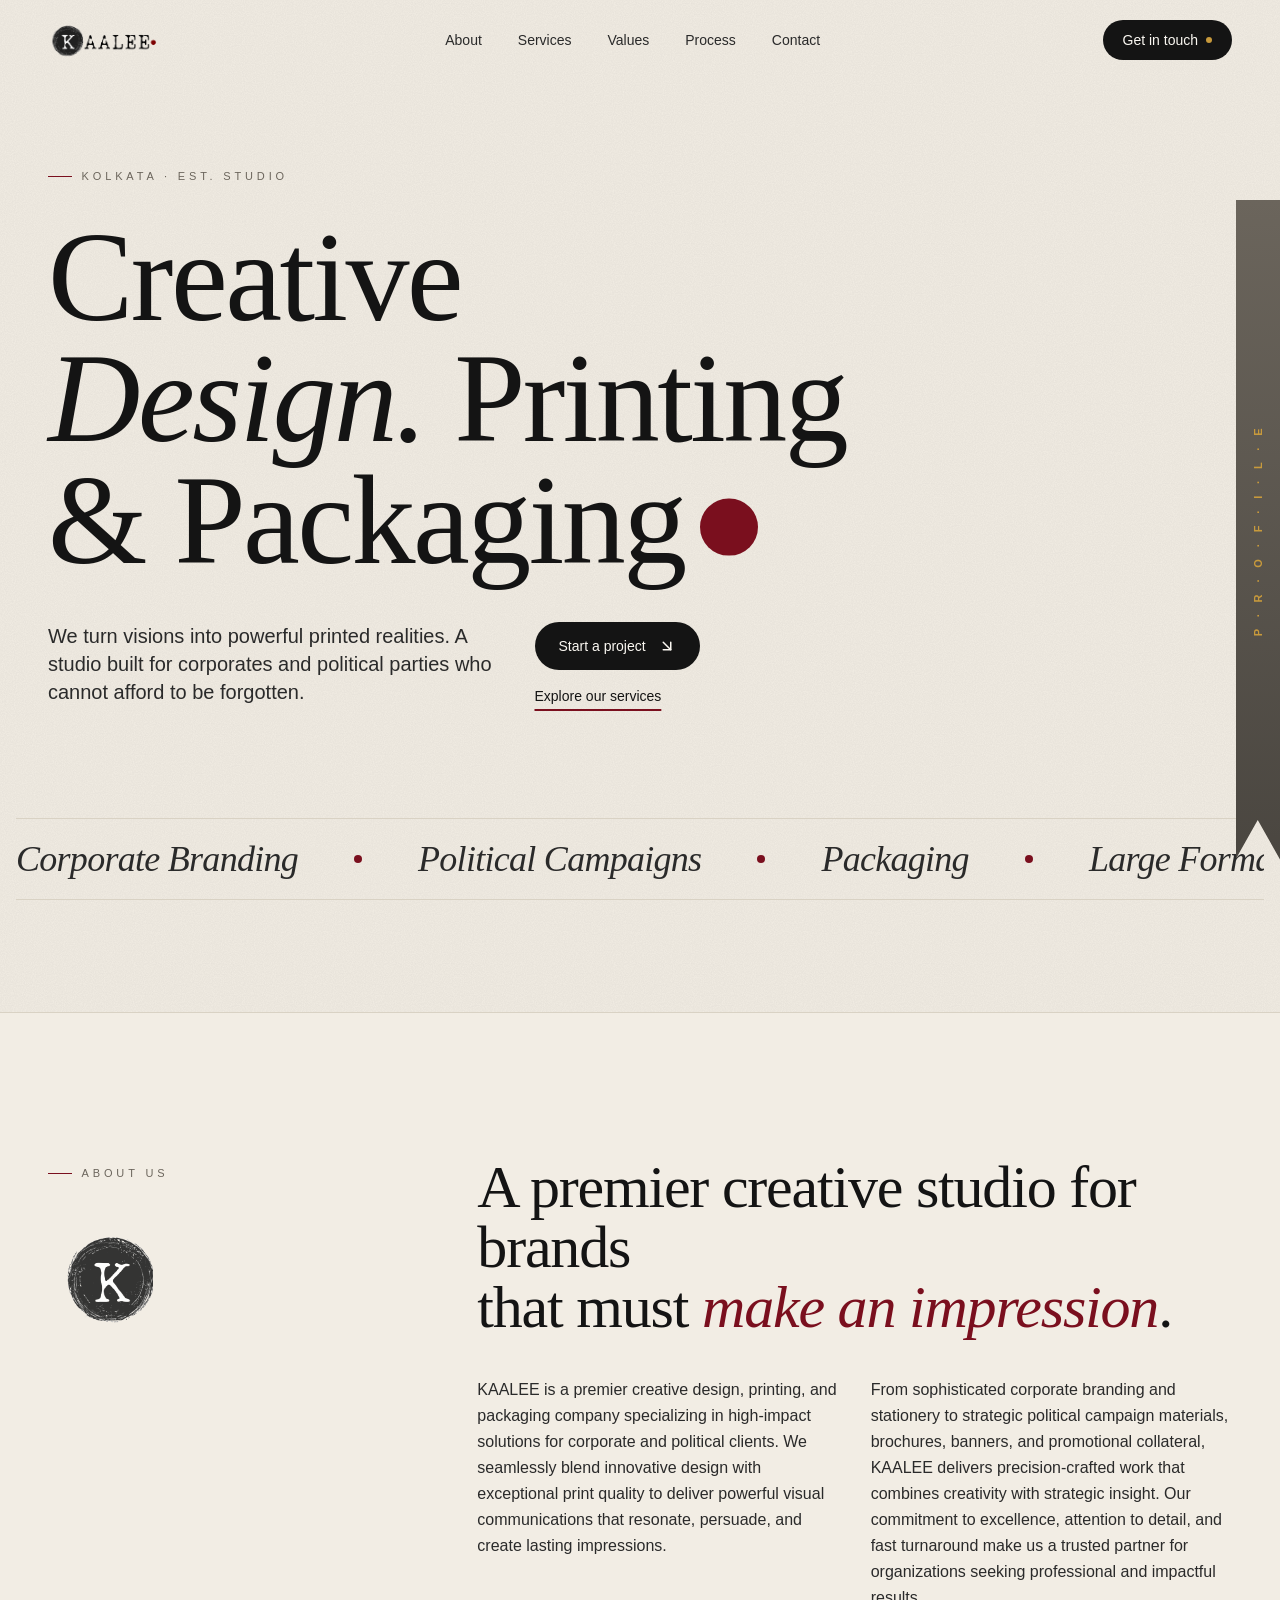
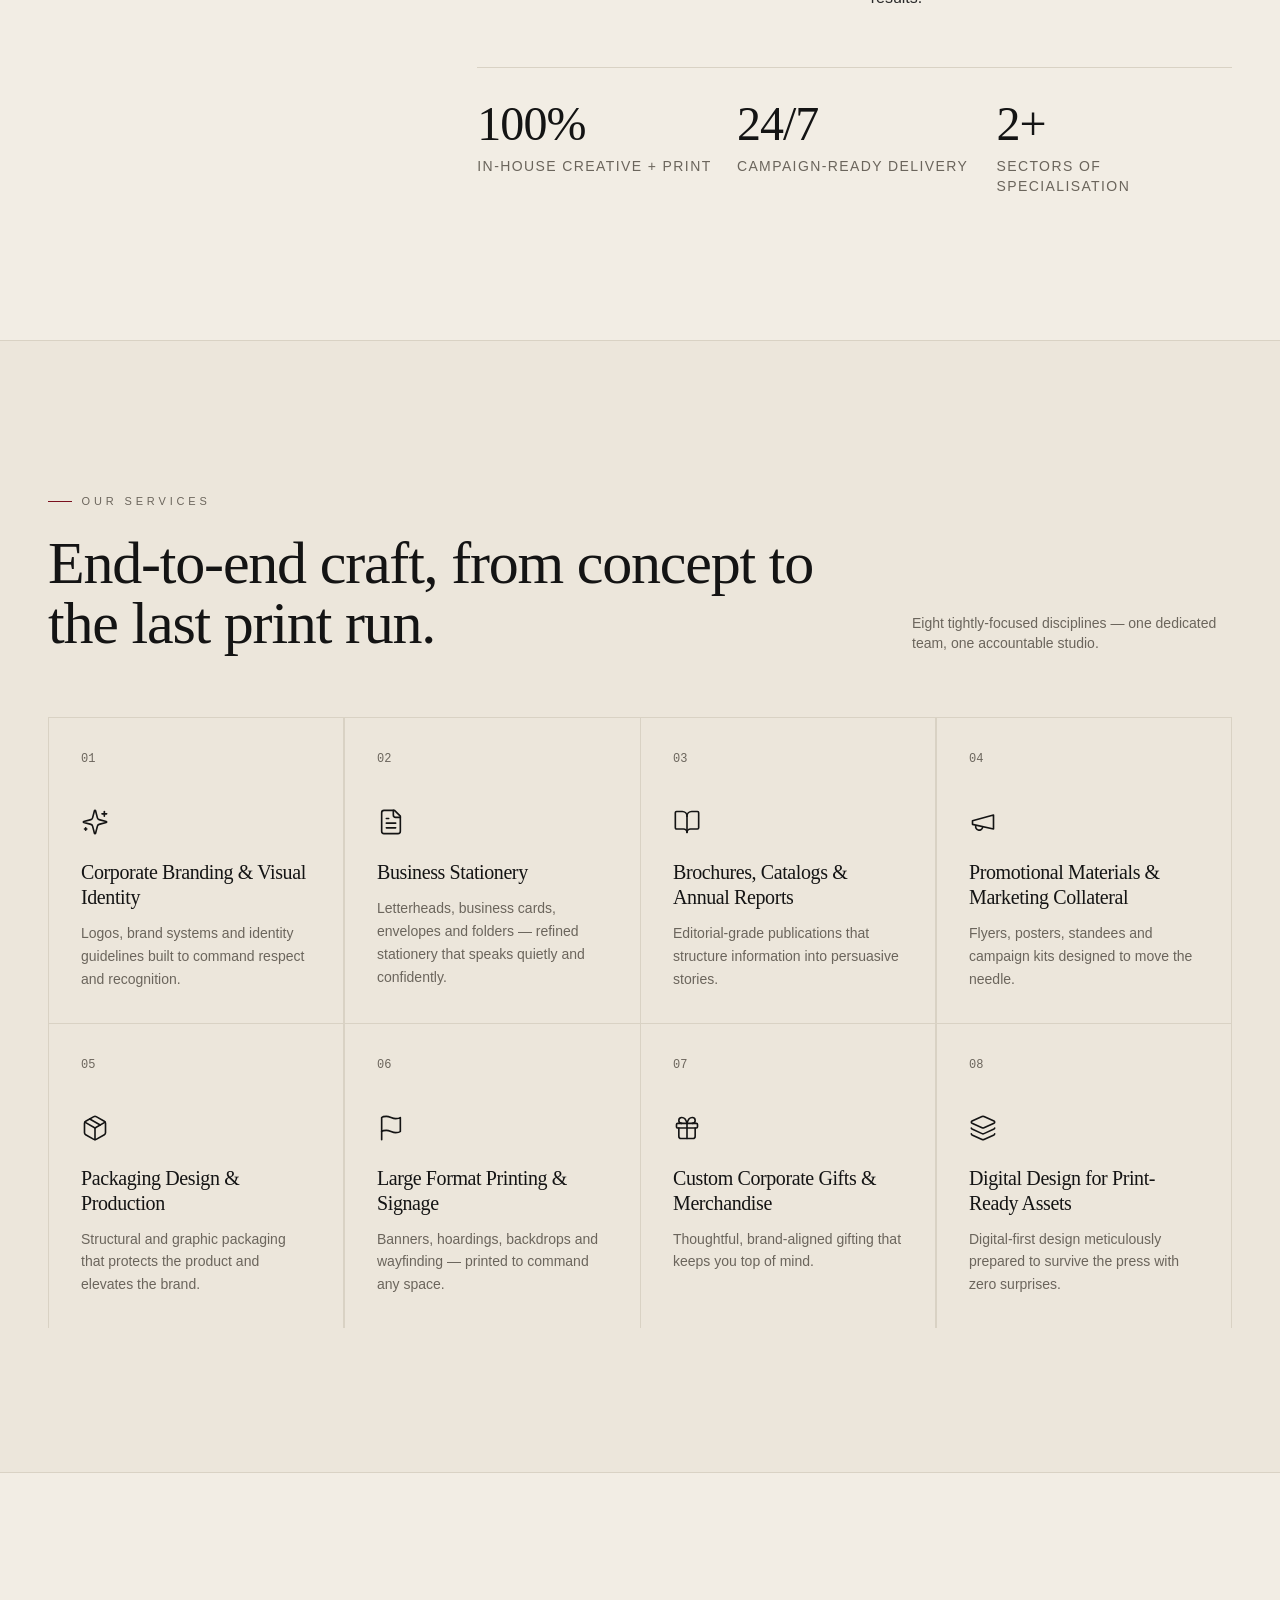
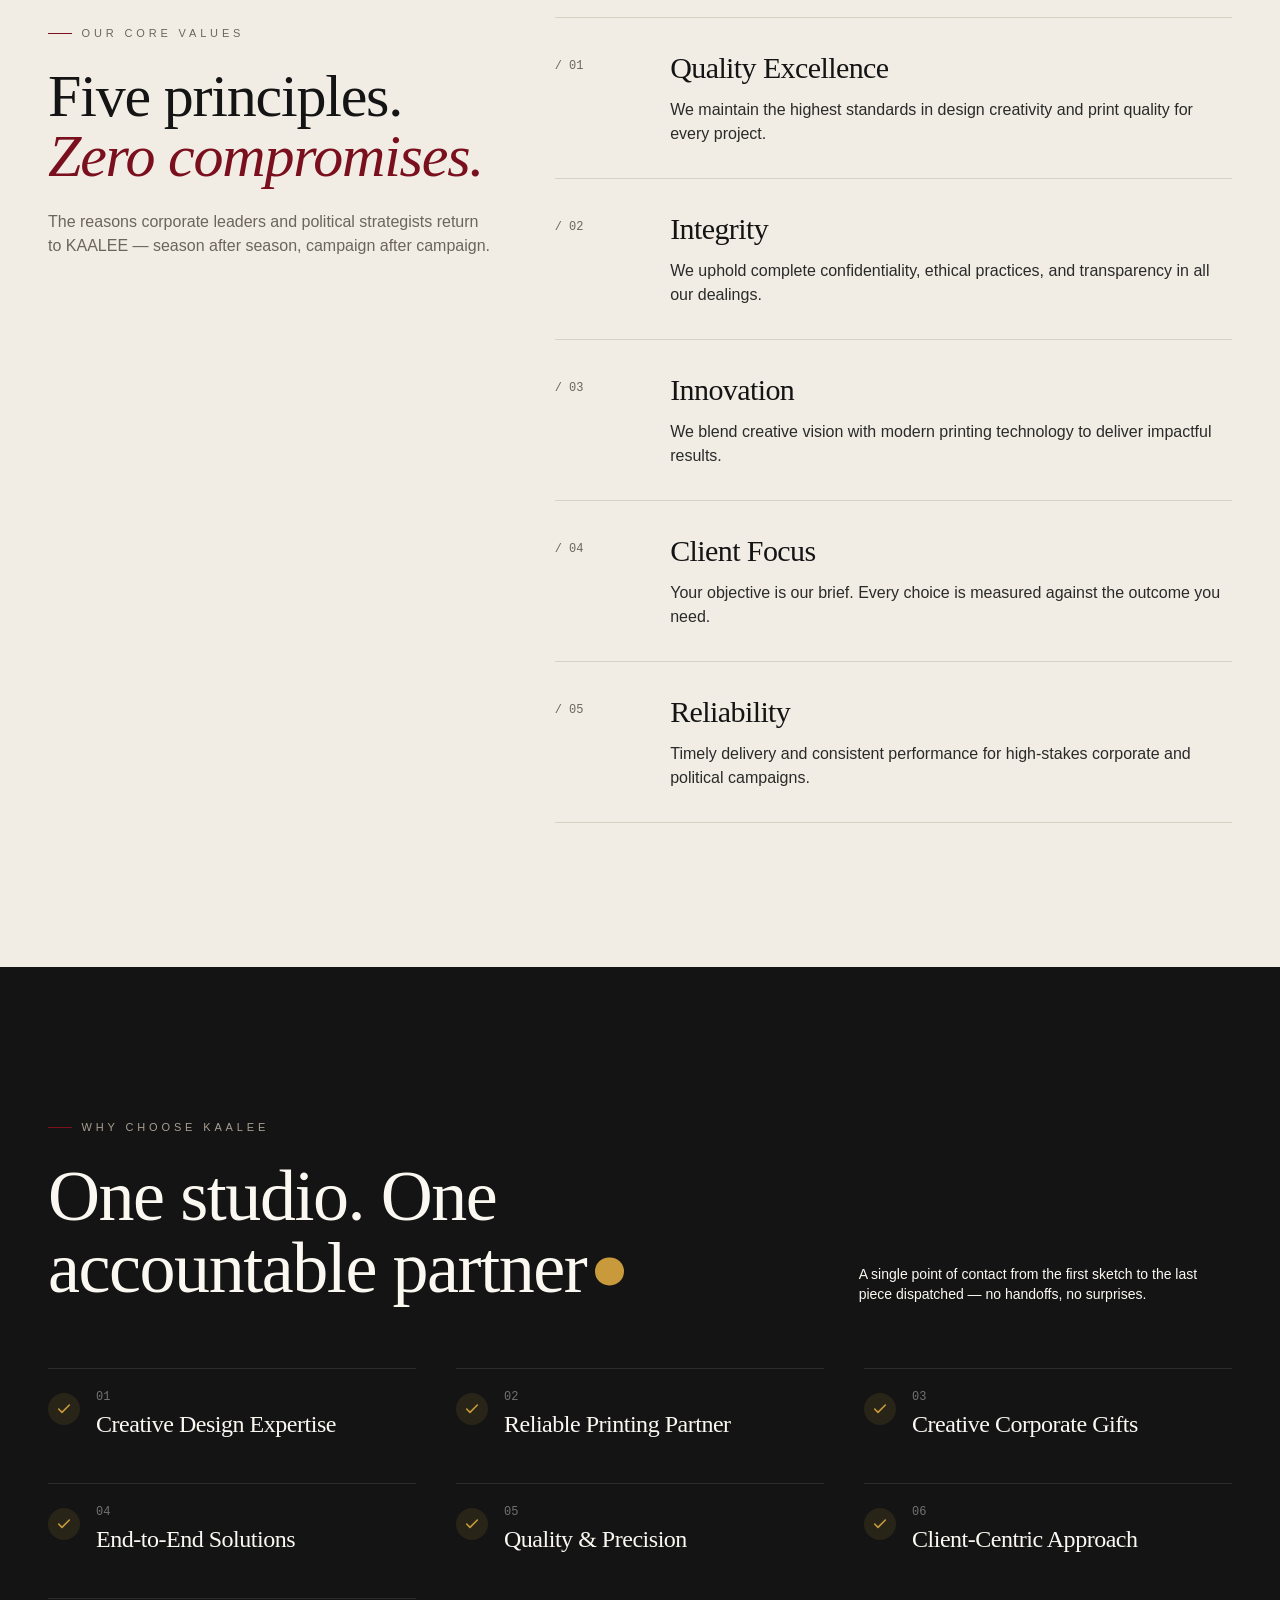
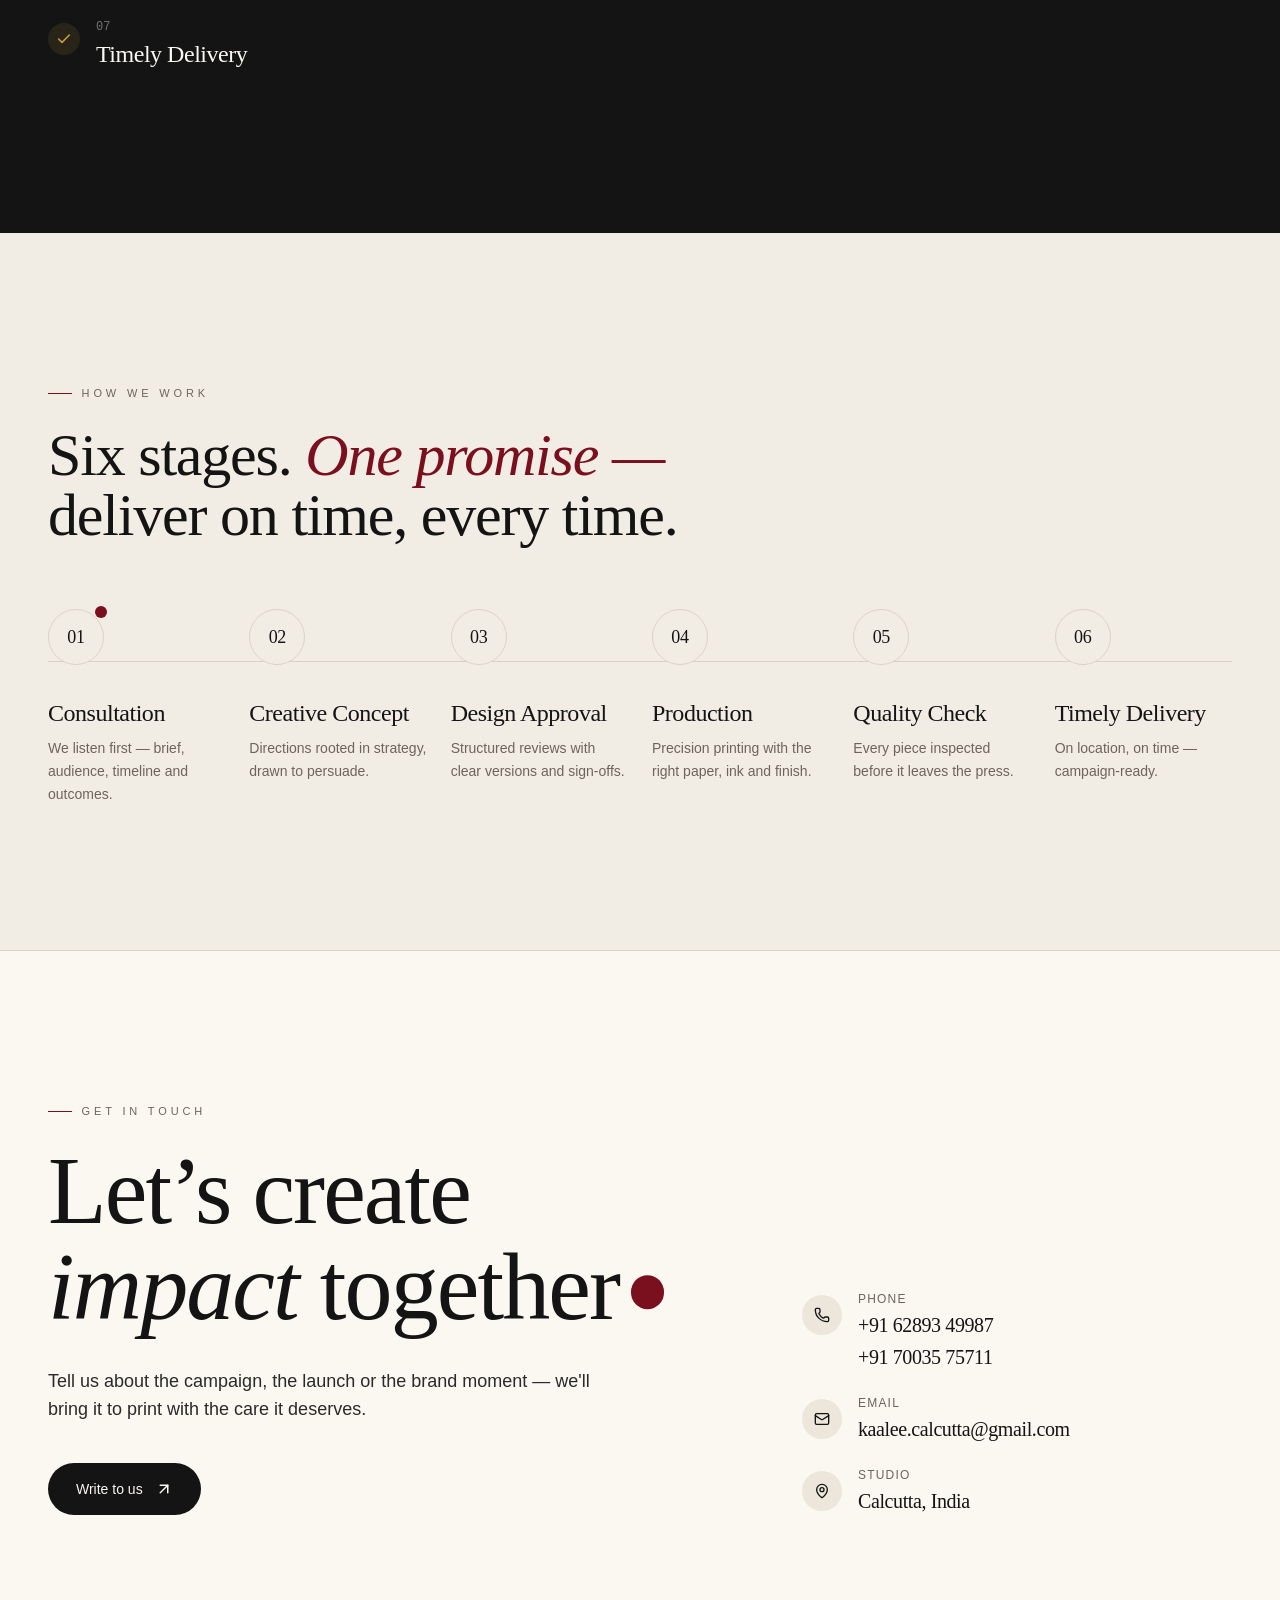
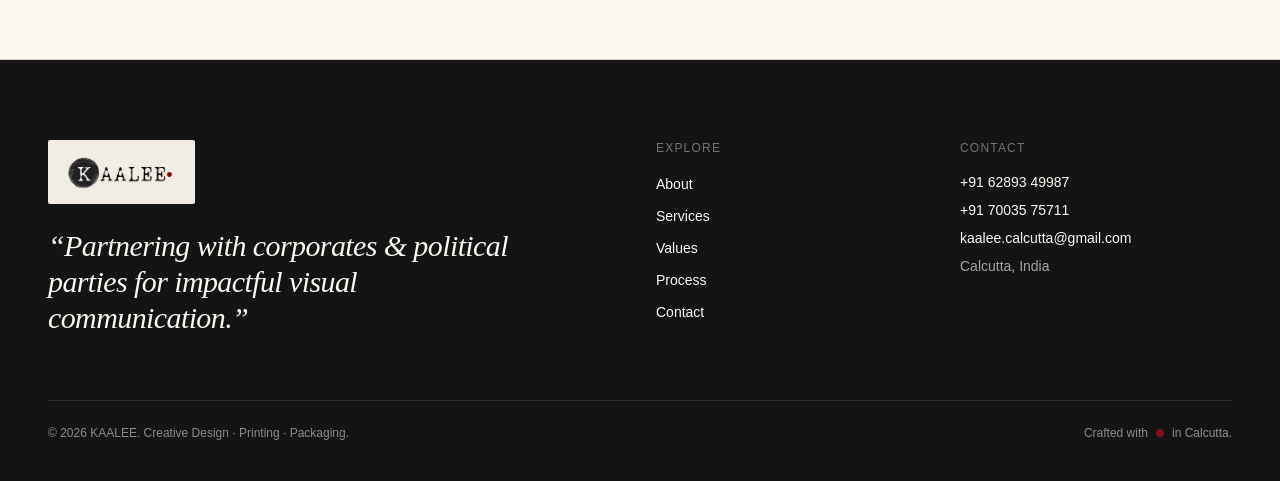
<file: index.html>
<!DOCTYPE html>
<html lang="en">

<head>
  <meta http-equiv="Content-Type" content="text/html; charset=UTF-8">

  <link rel="icon" href="./index_files/kaalee-mark.png">
  <meta name="viewport" content="width=device-width, initial-scale=1">
  <meta name="theme-color" content="#141414">
  <meta name="description"
    content="KAALEE — Creative Design, Printing &amp; Packaging. Partnering with corporates and political parties for impactful visual communication.">
  <link rel="preconnect" href="https://fonts.googleapis.com/">
  <link rel="preconnect" href="https://fonts.gstatic.com/" crossorigin="">
  <link href="./index_files/css2" rel="stylesheet">
  <title>KAALEE — Creative Design, Printing &amp; Packaging</title>
  <script defer="" src="./index_files/bundle.js.download"></script>
  <script>
    if (window.self !== window.top) {
      var s = document.createElement("script"); s.src = "/visual-edit-overlay.js"; document.head.appendChild(s);
      window.tailwind = window.tailwind || {}; tailwind.config = {corePlugins: {preflight: false}}; var t = document.createElement("script"); t.src = "https://cdn.tailwindcss.com"; document.head.appendChild(t);
    }
  </script>
  <style>
    /* Force the header logo element to show your text logo */
    header img,
    nav img,
    .navbar img,
    img[alt*="KAALEE"] {
      content: url('./kaalee-logo.png') !important;
      display: inline-block !important;
      visibility: visible !important;
      height: 40px !important;
      width: auto !important;
      object-fit: contain !important;
    }
        /* Fix the ampersand fallback to display a gorgeous serif script style */
    h1, h2, .font-serif, [class*="serif"] {
        font-family: Playfair Display, Georgia, 'Times New Roman', serif !important;
    }


    /* Force the footer logo element to show your text logo */
    footer img {
      content: url('./kaalee-logo.png') !important;
      display: inline-block !important;
      visibility: visible !important;
      height: 45px !important;
      width: auto !important;
      object-fit: contain !important;
    }
  </style>

  <style>
    *,
    ::before,
    ::after {
      --tw-border-spacing-x: 0;
      --tw-border-spacing-y: 0;
      --tw-translate-x: 0;
      --tw-translate-y: 0;
      --tw-rotate: 0;
      --tw-skew-x: 0;
      --tw-skew-y: 0;
      --tw-scale-x: 1;
      --tw-scale-y: 1;
      --tw-pan-x: ;
      --tw-pan-y: ;
      --tw-pinch-zoom: ;
      --tw-scroll-snap-strictness: proximity;
      --tw-gradient-from-position: ;
      --tw-gradient-via-position: ;
      --tw-gradient-to-position: ;
      --tw-ordinal: ;
      --tw-slashed-zero: ;
      --tw-numeric-figure: ;
      --tw-numeric-spacing: ;
      --tw-numeric-fraction: ;
      --tw-ring-inset: ;
      --tw-ring-offset-width: 0px;
      --tw-ring-offset-color: #fff;
      --tw-ring-color: rgb(59 130 246 / 0.5);
      --tw-ring-offset-shadow: 0 0 #0000;
      --tw-ring-shadow: 0 0 #0000;
      --tw-shadow: 0 0 #0000;
      --tw-shadow-colored: 0 0 #0000;
      --tw-blur: ;
      --tw-brightness: ;
      --tw-contrast: ;
      --tw-grayscale: ;
      --tw-hue-rotate: ;
      --tw-invert: ;
      --tw-saturate: ;
      --tw-sepia: ;
      --tw-drop-shadow: ;
      --tw-backdrop-blur: ;
      --tw-backdrop-brightness: ;
      --tw-backdrop-contrast: ;
      --tw-backdrop-grayscale: ;
      --tw-backdrop-hue-rotate: ;
      --tw-backdrop-invert: ;
      --tw-backdrop-opacity: ;
      --tw-backdrop-saturate: ;
      --tw-backdrop-sepia: ;
      --tw-contain-size: ;
      --tw-contain-layout: ;
      --tw-contain-paint: ;
      --tw-contain-style: ;
    }

    ::backdrop {
      --tw-border-spacing-x: 0;
      --tw-border-spacing-y: 0;
      --tw-translate-x: 0;
      --tw-translate-y: 0;
      --tw-rotate: 0;
      --tw-skew-x: 0;
      --tw-skew-y: 0;
      --tw-scale-x: 1;
      --tw-scale-y: 1;
      --tw-pan-x: ;
      --tw-pan-y: ;
      --tw-pinch-zoom: ;
      --tw-scroll-snap-strictness: proximity;
      --tw-gradient-from-position: ;
      --tw-gradient-via-position: ;
      --tw-gradient-to-position: ;
      --tw-ordinal: ;
      --tw-slashed-zero: ;
      --tw-numeric-figure: ;
      --tw-numeric-spacing: ;
      --tw-numeric-fraction: ;
      --tw-ring-inset: ;
      --tw-ring-offset-width: 0px;
      --tw-ring-offset-color: #fff;
      --tw-ring-color: rgb(59 130 246 / 0.5);
      --tw-ring-offset-shadow: 0 0 #0000;
      --tw-ring-shadow: 0 0 #0000;
      --tw-shadow: 0 0 #0000;
      --tw-shadow-colored: 0 0 #0000;
      --tw-blur: ;
      --tw-brightness: ;
      --tw-contrast: ;
      --tw-grayscale: ;
      --tw-hue-rotate: ;
      --tw-invert: ;
      --tw-saturate: ;
      --tw-sepia: ;
      --tw-drop-shadow: ;
      --tw-backdrop-blur: ;
      --tw-backdrop-brightness: ;
      --tw-backdrop-contrast: ;
      --tw-backdrop-grayscale: ;
      --tw-backdrop-hue-rotate: ;
      --tw-backdrop-invert: ;
      --tw-backdrop-opacity: ;
      --tw-backdrop-saturate: ;
      --tw-backdrop-sepia: ;
      --tw-contain-size: ;
      --tw-contain-layout: ;
      --tw-contain-paint: ;
      --tw-contain-style: ;
    }

    /*
! tailwindcss v3.4.17 | MIT License | https://tailwindcss.com
*/
    /*
1. Prevent padding and border from affecting element width. (https://github.com/mozdevs/cssremedy/issues/4)
2. Allow adding a border to an element by just adding a border-width. (https://github.com/tailwindcss/tailwindcss/pull/116)
*/

    *,
    ::before,
    ::after {
      box-sizing: border-box;
      /* 1 */
      border-width: 0;
      /* 2 */
      border-style: solid;
      /* 2 */
      border-color: #e5e7eb;
      /* 2 */
    }

    ::before,
    ::after {
      --tw-content: '';
    }

    /*
1. Use a consistent sensible line-height in all browsers.
2. Prevent adjustments of font size after orientation changes in iOS.
3. Use a more readable tab size.
4. Use the user's configured `sans` font-family by default.
5. Use the user's configured `sans` font-feature-settings by default.
6. Use the user's configured `sans` font-variation-settings by default.
7. Disable tap highlights on iOS
*/

    html,
    :host {
      line-height: 1.5;
      /* 1 */
      -webkit-text-size-adjust: 100%;
      /* 2 */
      /* 3 */
      tab-size: 4;
      /* 3 */
      font-family: ui-sans-serif, system-ui, sans-serif, "Apple Color Emoji", "Segoe UI Emoji", "Segoe UI Symbol", "Noto Color Emoji";
      /* 4 */
      font-feature-settings: normal;
      /* 5 */
      font-variation-settings: normal;
      /* 6 */
      -webkit-tap-highlight-color: transparent;
      /* 7 */
    }

    /*
1. Remove the margin in all browsers.
2. Inherit line-height from `html` so users can set them as a class directly on the `html` element.
*/

    body {
      margin: 0;
      /* 1 */
      line-height: inherit;
      /* 2 */
    }

    /*
1. Add the correct height in Firefox.
2. Correct the inheritance of border color in Firefox. (https://bugzilla.mozilla.org/show_bug.cgi?id=190655)
3. Ensure horizontal rules are visible by default.
*/

    hr {
      height: 0;
      /* 1 */
      color: inherit;
      /* 2 */
      border-top-width: 1px;
      /* 3 */
    }

    /*
Add the correct text decoration in Chrome, Edge, and Safari.
*/

    abbr:where([title]) {
      text-decoration: underline dotted;
    }

    /*
Remove the default font size and weight for headings.
*/

    h1,
    h2,
    h3,
    h4,
    h5,
    h6 {
      font-size: inherit;
      font-weight: inherit;
    }

    /*
Reset links to optimize for opt-in styling instead of opt-out.
*/

    a {
      color: inherit;
      text-decoration: inherit;
    }

    /*
Add the correct font weight in Edge and Safari.
*/

    b,
    strong {
      font-weight: bolder;
    }

    /*
1. Use the user's configured `mono` font-family by default.
2. Use the user's configured `mono` font-feature-settings by default.
3. Use the user's configured `mono` font-variation-settings by default.
4. Correct the odd `em` font sizing in all browsers.
*/

    code,
    kbd,
    samp,
    pre {
      font-family: ui-monospace, SFMono-Regular, Menlo, Monaco, Consolas, "Liberation Mono", "Courier New", monospace;
      /* 1 */
      font-feature-settings: normal;
      /* 2 */
      font-variation-settings: normal;
      /* 3 */
      font-size: 1em;
      /* 4 */
    }

    /*
Add the correct font size in all browsers.
*/

    small {
      font-size: 80%;
    }

    /*
Prevent `sub` and `sup` elements from affecting the line height in all browsers.
*/

    sub,
    sup {
      font-size: 75%;
      line-height: 0;
      position: relative;
      vertical-align: baseline;
    }

    sub {
      bottom: -0.25em;
    }

    sup {
      top: -0.5em;
    }

    /*
1. Remove text indentation from table contents in Chrome and Safari. (https://bugs.chromium.org/p/chromium/issues/detail?id=999088, https://bugs.webkit.org/show_bug.cgi?id=201297)
2. Correct table border color inheritance in all Chrome and Safari. (https://bugs.chromium.org/p/chromium/issues/detail?id=935729, https://bugs.webkit.org/show_bug.cgi?id=195016)
3. Remove gaps between table borders by default.
*/

    table {
      text-indent: 0;
      /* 1 */
      border-color: inherit;
      /* 2 */
      border-collapse: collapse;
      /* 3 */
    }

    /*
1. Change the font styles in all browsers.
2. Remove the margin in Firefox and Safari.
3. Remove default padding in all browsers.
*/

    button,
    input,
    optgroup,
    select,
    textarea {
      font-family: inherit;
      /* 1 */
      font-feature-settings: inherit;
      /* 1 */
      font-variation-settings: inherit;
      /* 1 */
      font-size: 100%;
      /* 1 */
      font-weight: inherit;
      /* 1 */
      line-height: inherit;
      /* 1 */
      letter-spacing: inherit;
      /* 1 */
      color: inherit;
      /* 1 */
      margin: 0;
      /* 2 */
      padding: 0;
      /* 3 */
    }

    /*
Remove the inheritance of text transform in Edge and Firefox.
*/

    button,
    select {
      text-transform: none;
    }

    /*
1. Correct the inability to style clickable types in iOS and Safari.
2. Remove default button styles.
*/

    button,
    input:where([type='button']),
    input:where([type='reset']),
    input:where([type='submit']) {
      -webkit-appearance: button;
      /* 1 */
      background-color: transparent;
      /* 2 */
      background-image: none;
      /* 2 */
    }

    /*
Use the modern Firefox focus style for all focusable elements.
*/

    :-moz-focusring {
      outline: auto;
    }

    /*
Remove the additional `:invalid` styles in Firefox. (https://github.com/mozilla/gecko-dev/blob/2f9eacd9d3d995c937b4251a5557d95d494c9be1/layout/style/res/forms.css#L728-L737)
*/

    :-moz-ui-invalid {
      box-shadow: none;
    }

    /*
Add the correct vertical alignment in Chrome and Firefox.
*/

    progress {
      vertical-align: baseline;
    }

    /*
Correct the cursor style of increment and decrement buttons in Safari.
*/

    ::-webkit-inner-spin-button,
    ::-webkit-outer-spin-button {
      height: auto;
    }

    /*
1. Correct the odd appearance in Chrome and Safari.
2. Correct the outline style in Safari.
*/

    [type='search'] {
      -webkit-appearance: textfield;
      /* 1 */
      outline-offset: -2px;
      /* 2 */
    }

    /*
Remove the inner padding in Chrome and Safari on macOS.
*/

    ::-webkit-search-decoration {
      -webkit-appearance: none;
    }

    /*
1. Correct the inability to style clickable types in iOS and Safari.
2. Change font properties to `inherit` in Safari.
*/

    ::-webkit-file-upload-button {
      -webkit-appearance: button;
      /* 1 */
      font: inherit;
      /* 2 */
    }

    /*
Add the correct display in Chrome and Safari.
*/

    summary {
      display: list-item;
    }

    /*
Removes the default spacing and border for appropriate elements.
*/

    blockquote,
    dl,
    dd,
    h1,
    h2,
    h3,
    h4,
    h5,
    h6,
    hr,
    figure,
    p,
    pre {
      margin: 0;
    }

    fieldset {
      margin: 0;
      padding: 0;
    }

    legend {
      padding: 0;
    }

    ol,
    ul,
    menu {
      list-style: none;
      margin: 0;
      padding: 0;
    }

    /*
Reset default styling for dialogs.
*/
    dialog {
      padding: 0;
    }

    /*
Prevent resizing textareas horizontally by default.
*/

    textarea {
      resize: vertical;
    }

    /*
1. Reset the default placeholder opacity in Firefox. (https://github.com/tailwindlabs/tailwindcss/issues/3300)
2. Set the default placeholder color to the user's configured gray 400 color.
*/

    input::placeholder,
    textarea::placeholder {
      opacity: 1;
      /* 1 */
      color: #9ca3af;
      /* 2 */
    }

    /*
Set the default cursor for buttons.
*/

    button,
    [role="button"] {
      cursor: pointer;
    }

    /*
Make sure disabled buttons don't get the pointer cursor.
*/
    :disabled {
      cursor: default;
    }

    /*
1. Make replaced elements `display: block` by default. (https://github.com/mozdevs/cssremedy/issues/14)
2. Add `vertical-align: middle` to align replaced elements more sensibly by default. (https://github.com/jensimmons/cssremedy/issues/14#issuecomment-634934210)
   This can trigger a poorly considered lint error in some tools but is included by design.
*/

    img,
    svg,
    video,
    canvas,
    audio,
    iframe,
    embed,
    object {
      display: block;
      /* 1 */
      vertical-align: middle;
      /* 2 */
    }

    /*
Constrain images and videos to the parent width and preserve their intrinsic aspect ratio. (https://github.com/mozdevs/cssremedy/issues/14)
*/

    img,
    video {
      max-width: 100%;
      height: auto;
    }

    /* Make elements with the HTML hidden attribute stay hidden by default */
    [hidden]:where(:not([hidden="until-found"])) {
      display: none;
    }

    :root {
      --background: 40 30% 92%;
      --foreground: 0 0% 8%;
      --card: 40 33% 96%;
      --card-foreground: 0 0% 8%;
      --popover: 40 33% 96%;
      --popover-foreground: 0 0% 8%;
      --primary: 0 0% 8%;
      --primary-foreground: 40 33% 96%;
      --secondary: 36 20% 85%;
      --secondary-foreground: 0 0% 8%;
      --muted: 36 20% 85%;
      --muted-foreground: 30 8% 39%;
      --accent: 348 78% 27%;
      --accent-foreground: 40 33% 96%;
      --destructive: 348 78% 27%;
      --destructive-foreground: 40 33% 96%;
      --border: 34 22% 80%;
      --input: 34 22% 80%;
      --ring: 0 0% 8%;
      --radius: 0.25rem;
    }

    * {
      border-color: hsl(var(--border));
    }

    body {
      background-color: hsl(var(--background));
      color: hsl(var(--foreground));
    }

    [data-debug-wrapper="true"] {
      display: contents !important;
    }

    .sr-only {
      position: absolute;
      width: 1px;
      height: 1px;
      padding: 0;
      margin: -1px;
      overflow: hidden;
      clip: rect(0, 0, 0, 0);
      white-space: nowrap;
      border-width: 0;
    }

    .pointer-events-none {
      pointer-events: none;
    }

    .pointer-events-auto {
      pointer-events: auto;
    }

    .visible {
      visibility: visible;
    }

    .invisible {
      visibility: hidden;
    }

    .fixed {
      position: fixed;
    }

    .absolute {
      position: absolute;
    }

    .relative {
      position: relative;
    }

    .inset-0 {
      inset: 0px;
    }

    .inset-x-0 {
      left: 0px;
      right: 0px;
    }

    .inset-y-0 {
      top: 0px;
      bottom: 0px;
    }

    .-bottom-12 {
      bottom: -3rem;
    }

    .-left-12 {
      left: -3rem;
    }

    .-right-1 {
      right: -0.25rem;
    }

    .-right-12 {
      right: -3rem;
    }

    .-top-1 {
      top: -0.25rem;
    }

    .-top-12 {
      top: -3rem;
    }

    .bottom-0 {
      bottom: 0px;
    }

    .bottom-10 {
      bottom: 2.5rem;
    }

    .left-0 {
      left: 0px;
    }

    .left-1 {
      left: 0.25rem;
    }

    .left-1\/2 {
      left: 50%;
    }

    .left-2 {
      left: 0.5rem;
    }

    .left-\[50\%\] {
      left: 50%;
    }

    .right-0 {
      right: 0px;
    }

    .right-1 {
      right: 0.25rem;
    }

    .right-2 {
      right: 0.5rem;
    }

    .right-4 {
      right: 1rem;
    }

    .top-0 {
      top: 0px;
    }

    .top-1 {
      top: 0.25rem;
    }

    .top-1\/2 {
      top: 50%;
    }

    .top-10 {
      top: 2.5rem;
    }

    .top-4 {
      top: 1rem;
    }

    .top-\[1px\] {
      top: 1px;
    }

    .top-\[50\%\] {
      top: 50%;
    }

    .top-\[52px\] {
      top: 52px;
    }

    .top-\[60\%\] {
      top: 60%;
    }

    .top-full {
      top: 100%;
    }

    .z-10 {
      z-index: 10;
    }

    .z-50 {
      z-index: 50;
    }

    .z-\[100\] {
      z-index: 100;
    }

    .z-\[1\] {
      z-index: 1;
    }

    .col-span-10 {
      grid-column: span 10 / span 10;
    }

    .col-span-12 {
      grid-column: span 12 / span 12;
    }

    .col-span-2 {
      grid-column: span 2 / span 2;
    }

    .col-span-6 {
      grid-column: span 6 / span 6;
    }

    .-mx-1 {
      margin-left: -0.25rem;
      margin-right: -0.25rem;
    }

    .-mx-4 {
      margin-left: -1rem;
      margin-right: -1rem;
    }

    .mx-auto {
      margin-left: auto;
      margin-right: auto;
    }

    .my-1 {
      margin-top: 0.25rem;
      margin-bottom: 0.25rem;
    }

    .-ml-4 {
      margin-left: -1rem;
    }

    .-mr-2 {
      margin-right: -0.5rem;
    }

    .-mt-4 {
      margin-top: -1rem;
    }

    .mb-1 {
      margin-bottom: 0.25rem;
    }

    .ml-1 {
      margin-left: 0.25rem;
    }

    .ml-auto {
      margin-left: auto;
    }

    .mr-2 {
      margin-right: 0.5rem;
    }

    .mt-1 {
      margin-top: 0.25rem;
    }

    .mt-1\.5 {
      margin-top: 0.375rem;
    }

    .mt-10 {
      margin-top: 2.5rem;
    }

    .mt-14 {
      margin-top: 3.5rem;
    }

    .mt-16 {
      margin-top: 4rem;
    }

    .mt-2 {
      margin-top: 0.5rem;
    }

    .mt-20 {
      margin-top: 5rem;
    }

    .mt-24 {
      margin-top: 6rem;
    }

    .mt-3 {
      margin-top: 0.75rem;
    }

    .mt-4 {
      margin-top: 1rem;
    }

    .mt-6 {
      margin-top: 1.5rem;
    }

    .mt-8 {
      margin-top: 2rem;
    }

    .mt-auto {
      margin-top: auto;
    }

    .block {
      display: block;
    }

    .inline-block {
      display: inline-block;
    }

    .flex {
      display: flex;
    }

    .inline-flex {
      display: inline-flex;
    }

    .table {
      display: table;
    }

    .grid {
      display: grid;
    }

    .hidden {
      display: none;
    }

    .aspect-square {
      aspect-ratio: 1 / 1;
    }

    .h-1\.5 {
      height: 0.375rem;
    }

    .h-10 {
      height: 2.5rem;
    }

    .h-12 {
      height: 3rem;
    }

    .h-14 {
      height: 3.5rem;
    }

    .h-2 {
      height: 0.5rem;
    }

    .h-2\.5 {
      height: 0.625rem;
    }

    .h-20 {
      height: 5rem;
    }

    .h-28 {
      height: 7rem;
    }

    .h-3 {
      height: 0.75rem;
    }

    .h-3\.5 {
      height: 0.875rem;
    }

    .h-4 {
      height: 1rem;
    }

    .h-5 {
      height: 1.25rem;
    }

    .h-7 {
      height: 1.75rem;
    }

    .h-8 {
      height: 2rem;
    }

    .h-9 {
      height: 2.25rem;
    }

    .h-\[1px\] {
      height: 1px;
    }

    .h-\[var\(--radix-navigation-menu-viewport-height\)\] {
      height: var(--radix-navigation-menu-viewport-height);
    }

    .h-\[var\(--radix-select-trigger-height\)\] {
      height: var(--radix-select-trigger-height);
    }

    .h-auto {
      height: auto;
    }

    .h-full {
      height: 100%;
    }

    .h-px {
      height: 1px;
    }

    .max-h-\[--radix-context-menu-content-available-height\] {
      max-height: var(--radix-context-menu-content-available-height);
    }

    .max-h-\[--radix-select-content-available-height\] {
      max-height: var(--radix-select-content-available-height);
    }

    .max-h-\[300px\] {
      max-height: 300px;
    }

    .max-h-\[var\(--radix-dropdown-menu-content-available-height\)\] {
      max-height: var(--radix-dropdown-menu-content-available-height);
    }

    .max-h-screen {
      max-height: 100vh;
    }

    .min-h-\[280px\] {
      min-height: 280px;
    }

    .min-h-\[60px\] {
      min-height: 60px;
    }

    .w-1\.5 {
      width: 0.375rem;
    }

    .w-10 {
      width: 2.5rem;
    }

    .w-14 {
      width: 3.5rem;
    }

    .w-2 {
      width: 0.5rem;
    }

    .w-2\.5 {
      width: 0.625rem;
    }

    .w-28 {
      width: 7rem;
    }

    .w-3 {
      width: 0.75rem;
    }

    .w-3\.5 {
      width: 0.875rem;
    }

    .w-3\/4 {
      width: 75%;
    }

    .w-4 {
      width: 1rem;
    }

    .w-64 {
      width: 16rem;
    }

    .w-7 {
      width: 1.75rem;
    }

    .w-72 {
      width: 18rem;
    }

    .w-8 {
      width: 2rem;
    }

    .w-9 {
      width: 2.25rem;
    }

    .w-\[100px\] {
      width: 100px;
    }

    .w-\[1px\] {
      width: 1px;
    }

    .w-auto {
      width: auto;
    }

    .w-full {
      width: 100%;
    }

    .w-max {
      width: max-content;
    }

    .w-px {
      width: 1px;
    }

    .min-w-0 {
      min-width: 0px;
    }

    .min-w-10 {
      min-width: 2.5rem;
    }

    .min-w-8 {
      min-width: 2rem;
    }

    .min-w-9 {
      min-width: 2.25rem;
    }

    .min-w-\[12rem\] {
      min-width: 12rem;
    }

    .min-w-\[8rem\] {
      min-width: 8rem;
    }

    .min-w-\[var\(--radix-select-trigger-width\)\] {
      min-width: var(--radix-select-trigger-width);
    }

    .max-w-3xl {
      max-width: 48rem;
    }

    .max-w-4xl {
      max-width: 56rem;
    }

    .max-w-\[220px\] {
      max-width: 220px;
    }

    .max-w-lg {
      max-width: 32rem;
    }

    .max-w-max {
      max-width: max-content;
    }

    .max-w-md {
      max-width: 28rem;
    }

    .max-w-sm {
      max-width: 24rem;
    }

    .max-w-xl {
      max-width: 36rem;
    }

    .max-w-xs {
      max-width: 20rem;
    }

    .flex-1 {
      flex: 1 1;
    }

    .shrink-0 {
      flex-shrink: 0;
    }

    .grow {
      flex-grow: 1;
    }

    .grow-0 {
      flex-grow: 0;
    }

    .basis-full {
      flex-basis: 100%;
    }

    .caption-bottom {
      caption-side: bottom;
    }

    .border-collapse {
      border-collapse: collapse;
    }

    .origin-\[--radix-context-menu-content-transform-origin\] {
      transform-origin: var(--radix-context-menu-content-transform-origin);
    }

    .origin-\[--radix-dropdown-menu-content-transform-origin\] {
      transform-origin: var(--radix-dropdown-menu-content-transform-origin);
    }

    .origin-\[--radix-hover-card-content-transform-origin\] {
      transform-origin: var(--radix-hover-card-content-transform-origin);
    }

    .origin-\[--radix-menubar-content-transform-origin\] {
      transform-origin: var(--radix-menubar-content-transform-origin);
    }

    .origin-\[--radix-popover-content-transform-origin\] {
      transform-origin: var(--radix-popover-content-transform-origin);
    }

    .origin-\[--radix-select-content-transform-origin\] {
      transform-origin: var(--radix-select-content-transform-origin);
    }

    .origin-\[--radix-tooltip-content-transform-origin\] {
      transform-origin: var(--radix-tooltip-content-transform-origin);
    }

    .-translate-x-1\/2 {
      --tw-translate-x: -50%;
      transform: translate(var(--tw-translate-x), var(--tw-translate-y)) rotate(var(--tw-rotate)) skewX(var(--tw-skew-x)) skewY(var(--tw-skew-y)) scaleX(var(--tw-scale-x)) scaleY(var(--tw-scale-y));
    }

    .-translate-y-1\/2 {
      --tw-translate-y: -50%;
      transform: translate(var(--tw-translate-x), var(--tw-translate-y)) rotate(var(--tw-rotate)) skewX(var(--tw-skew-x)) skewY(var(--tw-skew-y)) scaleX(var(--tw-scale-x)) scaleY(var(--tw-scale-y));
    }

    .translate-x-\[-50\%\] {
      --tw-translate-x: -50%;
      transform: translate(var(--tw-translate-x), var(--tw-translate-y)) rotate(var(--tw-rotate)) skewX(var(--tw-skew-x)) skewY(var(--tw-skew-y)) scaleX(var(--tw-scale-x)) scaleY(var(--tw-scale-y));
    }

    .translate-y-\[-50\%\] {
      --tw-translate-y: -50%;
      transform: translate(var(--tw-translate-x), var(--tw-translate-y)) rotate(var(--tw-rotate)) skewX(var(--tw-skew-x)) skewY(var(--tw-skew-y)) scaleX(var(--tw-scale-x)) scaleY(var(--tw-scale-y));
    }

    .rotate-45 {
      --tw-rotate: 45deg;
      transform: translate(var(--tw-translate-x), var(--tw-translate-y)) rotate(var(--tw-rotate)) skewX(var(--tw-skew-x)) skewY(var(--tw-skew-y)) scaleX(var(--tw-scale-x)) scaleY(var(--tw-scale-y));
    }

    .rotate-90 {
      --tw-rotate: 90deg;
      transform: translate(var(--tw-translate-x), var(--tw-translate-y)) rotate(var(--tw-rotate)) skewX(var(--tw-skew-x)) skewY(var(--tw-skew-y)) scaleX(var(--tw-scale-x)) scaleY(var(--tw-scale-y));
    }

    .transform {
      transform: translate(var(--tw-translate-x), var(--tw-translate-y)) rotate(var(--tw-rotate)) skewX(var(--tw-skew-x)) skewY(var(--tw-skew-y)) scaleX(var(--tw-scale-x)) scaleY(var(--tw-scale-y));
    }

    @keyframes pulse {

      50% {
        opacity: .5;
      }
    }

    .animate-pulse {
      animation: pulse 2s cubic-bezier(0.4, 0, 0.6, 1) infinite;
    }

    .cursor-default {
      cursor: default;
    }

    .cursor-pointer {
      cursor: pointer;
    }

    .touch-none {
      touch-action: none;
    }

    .select-none {
      -webkit-user-select: none;
      user-select: none;
    }

    .list-none {
      list-style-type: none;
    }

    .grid-cols-1 {
      grid-template-columns: repeat(1, minmax(0, 1fr));
    }

    .grid-cols-12 {
      grid-template-columns: repeat(12, minmax(0, 1fr));
    }

    .grid-cols-3 {
      grid-template-columns: repeat(3, minmax(0, 1fr));
    }

    .flex-row {
      flex-direction: row;
    }

    .flex-col {
      flex-direction: column;
    }

    .flex-col-reverse {
      flex-direction: column-reverse;
    }

    .flex-wrap {
      flex-wrap: wrap;
    }

    .place-items-center {
      place-items: center;
    }

    .items-start {
      align-items: flex-start;
    }

    .items-end {
      align-items: flex-end;
    }

    .items-center {
      align-items: center;
    }

    .justify-end {
      justify-content: flex-end;
    }

    .justify-center {
      justify-content: center;
    }

    .justify-between {
      justify-content: space-between;
    }

    .gap-1 {
      gap: 0.25rem;
    }

    .gap-1\.5 {
      gap: 0.375rem;
    }

    .gap-10 {
      gap: 2.5rem;
    }

    .gap-14 {
      gap: 3.5rem;
    }

    .gap-2 {
      gap: 0.5rem;
    }

    .gap-3 {
      gap: 0.75rem;
    }

    .gap-4 {
      gap: 1rem;
    }

    .gap-6 {
      gap: 1.5rem;
    }

    .gap-8 {
      gap: 2rem;
    }

    .gap-9 {
      gap: 2.25rem;
    }

    .gap-x-10 {
      column-gap: 2.5rem;
    }

    .gap-y-6 {
      row-gap: 1.5rem;
    }

    .space-x-1> :not([hidden])~ :not([hidden]) {
      --tw-space-x-reverse: 0;
      margin-right: calc(0.25rem * var(--tw-space-x-reverse));
      margin-left: calc(0.25rem * calc(1 - var(--tw-space-x-reverse)));
    }

    .space-x-2> :not([hidden])~ :not([hidden]) {
      --tw-space-x-reverse: 0;
      margin-right: calc(0.5rem * var(--tw-space-x-reverse));
      margin-left: calc(0.5rem * calc(1 - var(--tw-space-x-reverse)));
    }

    .space-y-1> :not([hidden])~ :not([hidden]) {
      --tw-space-y-reverse: 0;
      margin-top: calc(0.25rem * calc(1 - var(--tw-space-y-reverse)));
      margin-bottom: calc(0.25rem * var(--tw-space-y-reverse));
    }

    .space-y-1\.5> :not([hidden])~ :not([hidden]) {
      --tw-space-y-reverse: 0;
      margin-top: calc(0.375rem * calc(1 - var(--tw-space-y-reverse)));
      margin-bottom: calc(0.375rem * var(--tw-space-y-reverse));
    }

    .space-y-2> :not([hidden])~ :not([hidden]) {
      --tw-space-y-reverse: 0;
      margin-top: calc(0.5rem * calc(1 - var(--tw-space-y-reverse)));
      margin-bottom: calc(0.5rem * var(--tw-space-y-reverse));
    }

    .space-y-4> :not([hidden])~ :not([hidden]) {
      --tw-space-y-reverse: 0;
      margin-top: calc(1rem * calc(1 - var(--tw-space-y-reverse)));
      margin-bottom: calc(1rem * var(--tw-space-y-reverse));
    }

    .space-y-6> :not([hidden])~ :not([hidden]) {
      --tw-space-y-reverse: 0;
      margin-top: calc(1.5rem * calc(1 - var(--tw-space-y-reverse)));
      margin-bottom: calc(1.5rem * var(--tw-space-y-reverse));
    }

    .divide-y> :not([hidden])~ :not([hidden]) {
      --tw-divide-y-reverse: 0;
      border-top-width: calc(1px * calc(1 - var(--tw-divide-y-reverse)));
      border-bottom-width: calc(1px * var(--tw-divide-y-reverse));
    }

    .divide-\[color\:var\(--k-line\)\]> :not([hidden])~ :not([hidden]) {
      border-color: var(--k-line);
    }

    .self-start {
      align-self: flex-start;
    }

    .overflow-auto {
      overflow: auto;
    }

    .overflow-hidden {
      overflow: hidden;
    }

    .overflow-y-auto {
      overflow-y: auto;
    }

    .overflow-x-hidden {
      overflow-x: hidden;
    }

    .whitespace-nowrap {
      white-space: nowrap;
    }

    .break-words {
      overflow-wrap: break-word;
    }

    .break-all {
      word-break: break-all;
    }

    .rounded-\[inherit\] {
      border-radius: inherit;
    }

    .rounded-full {
      border-radius: 9999px;
    }

    .rounded-lg {
      border-radius: var(--radius);
    }

    .rounded-md {
      border-radius: calc(var(--radius) - 2px);
    }

    .rounded-sm {
      border-radius: calc(var(--radius) - 4px);
    }

    .rounded-xl {
      border-radius: 0.75rem;
    }

    .rounded-t-\[10px\] {
      border-top-left-radius: 10px;
      border-top-right-radius: 10px;
    }

    .rounded-tl-sm {
      border-top-left-radius: calc(var(--radius) - 4px);
    }

    .border {
      border-width: 1px;
    }

    .border-2 {
      border-width: 2px;
    }

    .border-y {
      border-top-width: 1px;
      border-bottom-width: 1px;
    }

    .border-b {
      border-bottom-width: 1px;
    }

    .border-l {
      border-left-width: 1px;
    }

    .border-r {
      border-right-width: 1px;
    }

    .border-t {
      border-top-width: 1px;
    }

    .border-\[color\:var\(--k-line\)\] {
      border-color: var(--k-line);
    }

    .border-destructive {
      border-color: hsl(var(--destructive));
    }

    .border-destructive\/50 {
      border-color: hsl(var(--destructive) / 0.5);
    }

    .border-input {
      border-color: hsl(var(--input));
    }

    .border-primary {
      border-color: hsl(var(--primary));
    }

    .border-primary\/50 {
      border-color: hsl(var(--primary) / 0.5);
    }

    .border-transparent {
      border-color: transparent;
    }

    .border-white\/10 {
      border-color: rgb(255 255 255 / 0.1);
    }

    .border-l-transparent {
      border-left-color: transparent;
    }

    .border-t-transparent {
      border-top-color: transparent;
    }

    .bg-\[color\:var\(--k-bg\)\] {
      background-color: var(--k-bg);
    }

    .bg-\[color\:var\(--k-bg-soft\)\] {
      background-color: var(--k-bg-soft);
    }

    .bg-\[color\:var\(--k-gold\)\] {
      background-color: var(--k-gold);
    }

    .bg-\[color\:var\(--k-ink\)\] {
      background-color: var(--k-ink);
    }

    .bg-\[color\:var\(--k-line\)\] {
      background-color: var(--k-line);
    }

    .bg-\[color\:var\(--k-paper\)\] {
      background-color: var(--k-paper);
    }

    .bg-\[color\:var\(--k-red\)\] {
      background-color: var(--k-red);
    }

    .bg-accent {
      background-color: hsl(var(--accent));
    }

    .bg-background {
      background-color: hsl(var(--background));
    }

    .bg-black\/80 {
      background-color: rgb(0 0 0 / 0.8);
    }

    .bg-border {
      background-color: hsl(var(--border));
    }

    .bg-card {
      background-color: hsl(var(--card));
    }

    .bg-destructive {
      background-color: hsl(var(--destructive));
    }

    .bg-foreground {
      background-color: hsl(var(--foreground));
    }

    .bg-muted {
      background-color: hsl(var(--muted));
    }

    .bg-muted\/50 {
      background-color: hsl(var(--muted) / 0.5);
    }

    .bg-popover {
      background-color: hsl(var(--popover));
    }

    .bg-primary {
      background-color: hsl(var(--primary));
    }

    .bg-primary\/10 {
      background-color: hsl(var(--primary) / 0.1);
    }

    .bg-primary\/20 {
      background-color: hsl(var(--primary) / 0.2);
    }

    .bg-secondary {
      background-color: hsl(var(--secondary));
    }

    .bg-transparent {
      background-color: transparent;
    }

    .fill-current {
      fill: currentColor;
    }

    .fill-primary {
      fill: hsl(var(--primary));
    }

    .object-contain {
      object-fit: contain;
    }

    .p-0 {
      padding: 0px;
    }

    .p-1 {
      padding: 0.25rem;
    }

    .p-2 {
      padding: 0.5rem;
    }

    .p-3 {
      padding: 0.75rem;
    }

    .p-4 {
      padding: 1rem;
    }

    .p-6 {
      padding: 1.5rem;
    }

    .p-8 {
      padding: 2rem;
    }

    .p-\[1px\] {
      padding: 1px;
    }

    .px-1\.5 {
      padding-left: 0.375rem;
      padding-right: 0.375rem;
    }

    .px-2 {
      padding-left: 0.5rem;
      padding-right: 0.5rem;
    }

    .px-2\.5 {
      padding-left: 0.625rem;
      padding-right: 0.625rem;
    }

    .px-3 {
      padding-left: 0.75rem;
      padding-right: 0.75rem;
    }

    .px-4 {
      padding-left: 1rem;
      padding-right: 1rem;
    }

    .px-5 {
      padding-left: 1.25rem;
      padding-right: 1.25rem;
    }

    .px-6 {
      padding-left: 1.5rem;
      padding-right: 1.5rem;
    }

    .px-7 {
      padding-left: 1.75rem;
      padding-right: 1.75rem;
    }

    .px-8 {
      padding-left: 2rem;
      padding-right: 2rem;
    }

    .py-0\.5 {
      padding-top: 0.125rem;
      padding-bottom: 0.125rem;
    }

    .py-1 {
      padding-top: 0.25rem;
      padding-bottom: 0.25rem;
    }

    .py-1\.5 {
      padding-top: 0.375rem;
      padding-bottom: 0.375rem;
    }

    .py-2 {
      padding-top: 0.5rem;
      padding-bottom: 0.5rem;
    }

    .py-2\.5 {
      padding-top: 0.625rem;
      padding-bottom: 0.625rem;
    }

    .py-24 {
      padding-top: 6rem;
      padding-bottom: 6rem;
    }

    .py-3 {
      padding-top: 0.75rem;
      padding-bottom: 0.75rem;
    }

    .py-3\.5 {
      padding-top: 0.875rem;
      padding-bottom: 0.875rem;
    }

    .py-4 {
      padding-top: 1rem;
      padding-bottom: 1rem;
    }

    .py-5 {
      padding-top: 1.25rem;
      padding-bottom: 1.25rem;
    }

    .py-6 {
      padding-top: 1.5rem;
      padding-bottom: 1.5rem;
    }

    .py-8 {
      padding-top: 2rem;
      padding-bottom: 2rem;
    }

    .pb-10 {
      padding-bottom: 2.5rem;
    }

    .pb-20 {
      padding-bottom: 5rem;
    }

    .pb-4 {
      padding-bottom: 1rem;
    }

    .pl-2 {
      padding-left: 0.5rem;
    }

    .pl-2\.5 {
      padding-left: 0.625rem;
    }

    .pl-4 {
      padding-left: 1rem;
    }

    .pl-8 {
      padding-left: 2rem;
    }

    .pr-2 {
      padding-right: 0.5rem;
    }

    .pr-2\.5 {
      padding-right: 0.625rem;
    }

    .pr-6 {
      padding-right: 1.5rem;
    }

    .pr-8 {
      padding-right: 2rem;
    }

    .pt-0 {
      padding-top: 0px;
    }

    .pt-1 {
      padding-top: 0.25rem;
    }

    .pt-2 {
      padding-top: 0.5rem;
    }

    .pt-20 {
      padding-top: 5rem;
    }

    .pt-32 {
      padding-top: 8rem;
    }

    .pt-4 {
      padding-top: 1rem;
    }

    .pt-6 {
      padding-top: 1.5rem;
    }

    .pt-8 {
      padding-top: 2rem;
    }

    .text-left {
      text-align: left;
    }

    .text-center {
      text-align: center;
    }

    .align-middle {
      vertical-align: middle;
    }

    .font-mono {
      font-family: ui-monospace, SFMono-Regular, Menlo, Monaco, Consolas, "Liberation Mono", "Courier New", monospace;
    }

    .text-2xl {
      font-size: 1.5rem;
      line-height: 2rem;
    }

    .text-3xl {
      font-size: 1.875rem;
      line-height: 2.25rem;
    }

    .text-4xl {
      font-size: 2.25rem;
      line-height: 2.5rem;
    }

    .text-5xl {
      font-size: 3rem;
      line-height: 1;
    }

    .text-\[0\.8rem\] {
      font-size: 0.8rem;
    }

    .text-\[54px\] {
      font-size: 54px;
    }

    .text-base {
      font-size: 1rem;
      line-height: 1.5rem;
    }

    .text-lg {
      font-size: 1.125rem;
      line-height: 1.75rem;
    }

    .text-sm {
      font-size: 0.875rem;
      line-height: 1.25rem;
    }

    .text-xl {
      font-size: 1.25rem;
      line-height: 1.75rem;
    }

    .text-xs {
      font-size: 0.75rem;
      line-height: 1rem;
    }

    .font-light {
      font-weight: 300;
    }

    .font-medium {
      font-weight: 500;
    }

    .font-normal {
      font-weight: 400;
    }

    .font-semibold {
      font-weight: 600;
    }

    .uppercase {
      text-transform: uppercase;
    }

    .italic {
      font-style: italic;
    }

    .leading-\[0\.95\] {
      line-height: 0.95;
    }

    .leading-\[1\.02\] {
      line-height: 1.02;
    }

    .leading-\[1\.05\] {
      line-height: 1.05;
    }

    .leading-none {
      line-height: 1;
    }

    .leading-relaxed {
      line-height: 1.625;
    }

    .leading-snug {
      line-height: 1.375;
    }

    .leading-tight {
      line-height: 1.25;
    }

    .tracking-tight {
      letter-spacing: -0.025em;
    }

    .tracking-tighter {
      letter-spacing: -0.05em;
    }

    .tracking-widest {
      letter-spacing: 0.1em;
    }

    .text-\[color\:var\(--k-ink\)\] {
      color: var(--k-ink);
    }

    .text-\[color\:var\(--k-ink-soft\)\] {
      color: var(--k-ink-soft);
    }

    .text-\[color\:var\(--k-muted\)\] {
      color: var(--k-muted);
    }

    .text-\[color\:var\(--k-paper\)\] {
      color: var(--k-paper);
    }

    .text-\[color\:var\(--k-red\)\] {
      color: var(--k-red);
    }

    .text-accent-foreground {
      color: hsl(var(--accent-foreground));
    }

    .text-card-foreground {
      color: hsl(var(--card-foreground));
    }

    .text-current {
      color: currentColor;
    }

    .text-destructive {
      color: hsl(var(--destructive));
    }

    .text-destructive-foreground {
      color: hsl(var(--destructive-foreground));
    }

    .text-foreground {
      color: hsl(var(--foreground));
    }

    .text-foreground\/50 {
      color: hsl(var(--foreground) / 0.5);
    }

    .text-muted-foreground {
      color: hsl(var(--muted-foreground));
    }

    .text-popover-foreground {
      color: hsl(var(--popover-foreground));
    }

    .text-primary {
      color: hsl(var(--primary));
    }

    .text-primary-foreground {
      color: hsl(var(--primary-foreground));
    }

    .text-secondary-foreground {
      color: hsl(var(--secondary-foreground));
    }

    .text-white\/40 {
      color: rgb(255 255 255 / 0.4);
    }

    .text-white\/50 {
      color: rgb(255 255 255 / 0.5);
    }

    .text-white\/60 {
      color: rgb(255 255 255 / 0.6);
    }

    .underline {
      text-decoration-line: underline;
    }

    .decoration-\[color\:var\(--k-red\)\] {
      text-decoration-color: var(--k-red);
    }

    .decoration-2 {
      text-decoration-thickness: 2px;
    }

    .underline-offset-4 {
      text-underline-offset: 4px;
    }

    .underline-offset-8 {
      text-underline-offset: 8px;
    }

    .opacity-0 {
      opacity: 0;
    }

    .opacity-50 {
      opacity: 0.5;
    }

    .opacity-60 {
      opacity: 0.6;
    }

    .opacity-70 {
      opacity: 0.7;
    }

    .opacity-90 {
      opacity: 0.9;
    }

    .shadow {
      --tw-shadow: 0 1px 3px 0 rgb(0 0 0 / 0.1), 0 1px 2px -1px rgb(0 0 0 / 0.1);
      --tw-shadow-colored: 0 1px 3px 0 var(--tw-shadow-color), 0 1px 2px -1px var(--tw-shadow-color);
      box-shadow: var(--tw-ring-offset-shadow, 0 0 #0000), var(--tw-ring-shadow, 0 0 #0000), var(--tw-shadow);
    }

    .shadow-lg {
      --tw-shadow: 0 10px 15px -3px rgb(0 0 0 / 0.1), 0 4px 6px -4px rgb(0 0 0 / 0.1);
      --tw-shadow-colored: 0 10px 15px -3px var(--tw-shadow-color), 0 4px 6px -4px var(--tw-shadow-color);
      box-shadow: var(--tw-ring-offset-shadow, 0 0 #0000), var(--tw-ring-shadow, 0 0 #0000), var(--tw-shadow);
    }

    .shadow-md {
      --tw-shadow: 0 4px 6px -1px rgb(0 0 0 / 0.1), 0 2px 4px -2px rgb(0 0 0 / 0.1);
      --tw-shadow-colored: 0 4px 6px -1px var(--tw-shadow-color), 0 2px 4px -2px var(--tw-shadow-color);
      box-shadow: var(--tw-ring-offset-shadow, 0 0 #0000), var(--tw-ring-shadow, 0 0 #0000), var(--tw-shadow);
    }

    .shadow-sm {
      --tw-shadow: 0 1px 2px 0 rgb(0 0 0 / 0.05);
      --tw-shadow-colored: 0 1px 2px 0 var(--tw-shadow-color);
      box-shadow: var(--tw-ring-offset-shadow, 0 0 #0000), var(--tw-ring-shadow, 0 0 #0000), var(--tw-shadow);
    }

    .outline-none {
      outline: 2px solid transparent;
      outline-offset: 2px;
    }

    .outline {
      outline-style: solid;
    }

    .ring-0 {
      --tw-ring-offset-shadow: var(--tw-ring-inset) 0 0 0 var(--tw-ring-offset-width) var(--tw-ring-offset-color);
      --tw-ring-shadow: var(--tw-ring-inset) 0 0 0 calc(0px + var(--tw-ring-offset-width)) var(--tw-ring-color);
      box-shadow: var(--tw-ring-offset-shadow), var(--tw-ring-shadow), var(--tw-shadow, 0 0 #0000);
    }

    .ring-1 {
      --tw-ring-offset-shadow: var(--tw-ring-inset) 0 0 0 var(--tw-ring-offset-width) var(--tw-ring-offset-color);
      --tw-ring-shadow: var(--tw-ring-inset) 0 0 0 calc(1px + var(--tw-ring-offset-width)) var(--tw-ring-color);
      box-shadow: var(--tw-ring-offset-shadow), var(--tw-ring-shadow), var(--tw-shadow, 0 0 #0000);
    }

    .ring-ring {
      --tw-ring-color: hsl(var(--ring));
    }

    .ring-offset-background {
      --tw-ring-offset-color: hsl(var(--background));
    }

    .filter {
      filter: var(--tw-blur) var(--tw-brightness) var(--tw-contrast) var(--tw-grayscale) var(--tw-hue-rotate) var(--tw-invert) var(--tw-saturate) var(--tw-sepia) var(--tw-drop-shadow);
    }

    .backdrop-blur-md {
      --tw-backdrop-blur: blur(12px);
      backdrop-filter: var(--tw-backdrop-blur) var(--tw-backdrop-brightness) var(--tw-backdrop-contrast) var(--tw-backdrop-grayscale) var(--tw-backdrop-hue-rotate) var(--tw-backdrop-invert) var(--tw-backdrop-opacity) var(--tw-backdrop-saturate) var(--tw-backdrop-sepia);
    }

    .transition {
      transition-property: color, background-color, border-color, text-decoration-color, fill, stroke, opacity, box-shadow, transform, filter, backdrop-filter;
      transition-timing-function: cubic-bezier(0.4, 0, 0.2, 1);
      transition-duration: 150ms;
    }

    .transition-all {
      transition-property: all;
      transition-timing-function: cubic-bezier(0.4, 0, 0.2, 1);
      transition-duration: 150ms;
    }

    .transition-colors {
      transition-property: color, background-color, border-color, text-decoration-color, fill, stroke;
      transition-timing-function: cubic-bezier(0.4, 0, 0.2, 1);
      transition-duration: 150ms;
    }

    .transition-opacity {
      transition-property: opacity;
      transition-timing-function: cubic-bezier(0.4, 0, 0.2, 1);
      transition-duration: 150ms;
    }

    .transition-transform {
      transition-property: transform;
      transition-timing-function: cubic-bezier(0.4, 0, 0.2, 1);
      transition-duration: 150ms;
    }

    .duration-1000 {
      transition-duration: 1000ms;
    }

    .duration-200 {
      transition-duration: 200ms;
    }

    .duration-300 {
      transition-duration: 300ms;
    }

    .duration-500 {
      transition-duration: 500ms;
    }

    .ease-in-out {
      transition-timing-function: cubic-bezier(0.4, 0, 0.2, 1);
    }

    @keyframes enter {

      from {
        opacity: var(--tw-enter-opacity, 1);
        transform: translate3d(var(--tw-enter-translate-x, 0), var(--tw-enter-translate-y, 0), 0) scale3d(var(--tw-enter-scale, 1), var(--tw-enter-scale, 1), var(--tw-enter-scale, 1)) rotate(var(--tw-enter-rotate, 0));
      }
    }

    @keyframes exit {

      to {
        opacity: var(--tw-exit-opacity, 1);
        transform: translate3d(var(--tw-exit-translate-x, 0), var(--tw-exit-translate-y, 0), 0) scale3d(var(--tw-exit-scale, 1), var(--tw-exit-scale, 1), var(--tw-exit-scale, 1)) rotate(var(--tw-exit-rotate, 0));
      }
    }

    .animate-in {
      animation-name: enter;
      animation-duration: 150ms;
      --tw-enter-opacity: initial;
      --tw-enter-scale: initial;
      --tw-enter-rotate: initial;
      --tw-enter-translate-x: initial;
      --tw-enter-translate-y: initial;
    }

    .fade-in-0 {
      --tw-enter-opacity: 0;
    }

    .zoom-in-95 {
      --tw-enter-scale: .95;
    }

    .duration-1000 {
      animation-duration: 1000ms;
    }

    .duration-200 {
      animation-duration: 200ms;
    }

    .duration-300 {
      animation-duration: 300ms;
    }

    .duration-500 {
      animation-duration: 500ms;
    }

    .ease-in-out {
      animation-timing-function: cubic-bezier(0.4, 0, 0.2, 1);
    }

    /* KAALEE brand tokens */
    :root {
      --k-bg: #f2ede4;
      /* warm stone off-white matching portfolio */
      --k-bg-soft: #ece6db;
      --k-ink: #141414;
      /* near-black */
      --k-ink-soft: #2a2a2a;
      --k-muted: #6b655c;
      /* warm grey */
      --k-line: #d9d2c4;
      --k-red: #7a0f1e;
      /* deep burgundy from logo dot */
      --k-red-soft: #9c1a2a;
      --k-gold: #c89a3c;
      /* muted gold from "PROFILE" ribbon */
      --k-paper: #fbf8f2;
    }

    html {
      scroll-behavior: smooth;
    }

    body {
      margin: 0;
      background: var(--k-bg);
      color: var(--k-ink);
      font-family:
        "Manrope", -apple-system, BlinkMacSystemFont, "Segoe UI", sans-serif;
      -webkit-font-smoothing: antialiased;
      -moz-osx-font-smoothing: grayscale;
      font-feature-settings:
        "ss01" on,
        "cv11" on;
    }

    .font-serif-display {
      font-family: "Fraunces", "Cormorant Garamond", Georgia, serif;
      font-optical-sizing: auto;
      font-variation-settings: "opsz" 144;
      letter-spacing: -0.02em;
    }

    .font-sans-body {
      font-family: "Manrope", sans-serif;
    }

    /* Grain / noise texture overlay */
    .grain::before {
      content: "";
      position: absolute;
      inset: 0;
      background-image: url("data:image/svg+xml;utf8,<svg xmlns='http://www.w3.org/2000/svg' width='240' height='240'><filter id='n'><feTurbulence type='fractalNoise' baseFrequency='0.9' numOctaves='2' stitchTiles='stitch'/><feColorMatrix values='0 0 0 0 0.078 0 0 0 0 0.078 0 0 0 0 0.078 0 0 0 0.35 0'/></filter><rect width='100%' height='100%' filter='url(%23n)' opacity='0.6'/></svg>");
      opacity: 0.35;
      pointer-events: none;
      mix-blend-mode: multiply;
    }

    /* Marquee */
    @keyframes marquee {
      from {
        transform: translateX(0);
      }

      to {
        transform: translateX(-50%);
      }
    }

    .marquee-track {
      animation: marquee 40s linear infinite;
    }

    /* Underline hover */
    .k-underline {
      background-image: linear-gradient(var(--k-ink), var(--k-ink));
      background-size: 0% 1px;
      background-position: 0 100%;
      background-repeat: no-repeat;
      transition: background-size 0.4s ease;
    }

    .k-underline:hover {
      background-size: 100% 1px;
    }

    /* Red dot */
    .k-dot {
      display: inline-block;
      width: 0.55em;
      height: 0.55em;
      background: var(--k-red);
      border-radius: 999px;
      vertical-align: middle;
      margin-left: 0.12em;
      transform: translateY(-0.05em);
    }

    /* Vertical rotated label */
    .vertical-label {
      writing-mode: vertical-rl;
      transform: rotate(180deg);
      letter-spacing: 0.4em;
      text-transform: uppercase;
      font-size: 11px;
      color: var(--k-muted);
    }

    /* Selection */
    ::selection {
      background: var(--k-red);
      color: var(--k-paper);
    }

    .file\:border-0::file-selector-button {
      border-width: 0px;
    }

    .file\:bg-transparent::file-selector-button {
      background-color: transparent;
    }

    .file\:text-sm::file-selector-button {
      font-size: 0.875rem;
      line-height: 1.25rem;
    }

    .file\:font-medium::file-selector-button {
      font-weight: 500;
    }

    .file\:text-foreground::file-selector-button {
      color: hsl(var(--foreground));
    }

    .placeholder\:text-muted-foreground::placeholder {
      color: hsl(var(--muted-foreground));
    }

    .after\:absolute::after {
      content: var(--tw-content);
      position: absolute;
    }

    .after\:inset-y-0::after {
      content: var(--tw-content);
      top: 0px;
      bottom: 0px;
    }

    .after\:left-1\/2::after {
      content: var(--tw-content);
      left: 50%;
    }

    .after\:w-1::after {
      content: var(--tw-content);
      width: 0.25rem;
    }

    .after\:-translate-x-1\/2::after {
      content: var(--tw-content);
      --tw-translate-x: -50%;
      transform: translate(var(--tw-translate-x), var(--tw-translate-y)) rotate(var(--tw-rotate)) skewX(var(--tw-skew-x)) skewY(var(--tw-skew-y)) scaleX(var(--tw-scale-x)) scaleY(var(--tw-scale-y));
    }

    .first\:rounded-l-md:first-child {
      border-top-left-radius: calc(var(--radius) - 2px);
      border-bottom-left-radius: calc(var(--radius) - 2px);
    }

    .first\:border-l:first-child {
      border-left-width: 1px;
    }

    .last\:rounded-r-md:last-child {
      border-top-right-radius: calc(var(--radius) - 2px);
      border-bottom-right-radius: calc(var(--radius) - 2px);
    }

    .last\:border-r-0:last-child {
      border-right-width: 0px;
    }

    .focus-within\:relative:focus-within {
      position: relative;
    }

    .focus-within\:z-20:focus-within {
      z-index: 20;
    }

    .hover\:bg-\[color\:var\(--k-paper\)\]:hover {
      background-color: var(--k-paper);
    }

    .hover\:bg-\[color\:var\(--k-red\)\]:hover {
      background-color: var(--k-red);
    }

    .hover\:bg-accent:hover {
      background-color: hsl(var(--accent));
    }

    .hover\:bg-destructive\/80:hover {
      background-color: hsl(var(--destructive) / 0.8);
    }

    .hover\:bg-destructive\/90:hover {
      background-color: hsl(var(--destructive) / 0.9);
    }

    .hover\:bg-muted:hover {
      background-color: hsl(var(--muted));
    }

    .hover\:bg-muted\/50:hover {
      background-color: hsl(var(--muted) / 0.5);
    }

    .hover\:bg-primary:hover {
      background-color: hsl(var(--primary));
    }

    .hover\:bg-primary\/80:hover {
      background-color: hsl(var(--primary) / 0.8);
    }

    .hover\:bg-primary\/90:hover {
      background-color: hsl(var(--primary) / 0.9);
    }

    .hover\:bg-secondary:hover {
      background-color: hsl(var(--secondary));
    }

    .hover\:bg-secondary\/80:hover {
      background-color: hsl(var(--secondary) / 0.8);
    }

    .hover\:text-\[color\:var\(--k-gold\)\]:hover {
      color: var(--k-gold);
    }

    .hover\:text-\[color\:var\(--k-red\)\]:hover {
      color: var(--k-red);
    }

    .hover\:text-accent-foreground:hover {
      color: hsl(var(--accent-foreground));
    }

    .hover\:text-foreground:hover {
      color: hsl(var(--foreground));
    }

    .hover\:text-muted-foreground:hover {
      color: hsl(var(--muted-foreground));
    }

    .hover\:text-primary-foreground:hover {
      color: hsl(var(--primary-foreground));
    }

    .hover\:underline:hover {
      text-decoration-line: underline;
    }

    .hover\:opacity-100:hover {
      opacity: 1;
    }

    .focus\:bg-accent:focus {
      background-color: hsl(var(--accent));
    }

    .focus\:bg-primary:focus {
      background-color: hsl(var(--primary));
    }

    .focus\:text-accent-foreground:focus {
      color: hsl(var(--accent-foreground));
    }

    .focus\:text-primary-foreground:focus {
      color: hsl(var(--primary-foreground));
    }

    .focus\:opacity-100:focus {
      opacity: 1;
    }

    .focus\:outline-none:focus {
      outline: 2px solid transparent;
      outline-offset: 2px;
    }

    .focus\:ring-1:focus {
      --tw-ring-offset-shadow: var(--tw-ring-inset) 0 0 0 var(--tw-ring-offset-width) var(--tw-ring-offset-color);
      --tw-ring-shadow: var(--tw-ring-inset) 0 0 0 calc(1px + var(--tw-ring-offset-width)) var(--tw-ring-color);
      box-shadow: var(--tw-ring-offset-shadow), var(--tw-ring-shadow), var(--tw-shadow, 0 0 #0000);
    }

    .focus\:ring-2:focus {
      --tw-ring-offset-shadow: var(--tw-ring-inset) 0 0 0 var(--tw-ring-offset-width) var(--tw-ring-offset-color);
      --tw-ring-shadow: var(--tw-ring-inset) 0 0 0 calc(2px + var(--tw-ring-offset-width)) var(--tw-ring-color);
      box-shadow: var(--tw-ring-offset-shadow), var(--tw-ring-shadow), var(--tw-shadow, 0 0 #0000);
    }

    .focus\:ring-ring:focus {
      --tw-ring-color: hsl(var(--ring));
    }

    .focus\:ring-offset-2:focus {
      --tw-ring-offset-width: 2px;
    }

    .focus-visible\:outline-none:focus-visible {
      outline: 2px solid transparent;
      outline-offset: 2px;
    }

    .focus-visible\:ring-1:focus-visible {
      --tw-ring-offset-shadow: var(--tw-ring-inset) 0 0 0 var(--tw-ring-offset-width) var(--tw-ring-offset-color);
      --tw-ring-shadow: var(--tw-ring-inset) 0 0 0 calc(1px + var(--tw-ring-offset-width)) var(--tw-ring-color);
      box-shadow: var(--tw-ring-offset-shadow), var(--tw-ring-shadow), var(--tw-shadow, 0 0 #0000);
    }

    .focus-visible\:ring-2:focus-visible {
      --tw-ring-offset-shadow: var(--tw-ring-inset) 0 0 0 var(--tw-ring-offset-width) var(--tw-ring-offset-color);
      --tw-ring-shadow: var(--tw-ring-inset) 0 0 0 calc(2px + var(--tw-ring-offset-width)) var(--tw-ring-color);
      box-shadow: var(--tw-ring-offset-shadow), var(--tw-ring-shadow), var(--tw-shadow, 0 0 #0000);
    }

    .focus-visible\:ring-ring:focus-visible {
      --tw-ring-color: hsl(var(--ring));
    }

    .focus-visible\:ring-offset-1:focus-visible {
      --tw-ring-offset-width: 1px;
    }

    .focus-visible\:ring-offset-2:focus-visible {
      --tw-ring-offset-width: 2px;
    }

    .focus-visible\:ring-offset-background:focus-visible {
      --tw-ring-offset-color: hsl(var(--background));
    }

    .disabled\:pointer-events-none:disabled {
      pointer-events: none;
    }

    .disabled\:cursor-not-allowed:disabled {
      cursor: not-allowed;
    }

    .disabled\:opacity-50:disabled {
      opacity: 0.5;
    }

    .group:hover .group-hover\:-translate-y-0\.5 {
      --tw-translate-y: -0.125rem;
      transform: translate(var(--tw-translate-x), var(--tw-translate-y)) rotate(var(--tw-rotate)) skewX(var(--tw-skew-x)) skewY(var(--tw-skew-y)) scaleX(var(--tw-scale-x)) scaleY(var(--tw-scale-y));
    }

    .group:hover .group-hover\:translate-x-0\.5 {
      --tw-translate-x: 0.125rem;
      transform: translate(var(--tw-translate-x), var(--tw-translate-y)) rotate(var(--tw-rotate)) skewX(var(--tw-skew-x)) skewY(var(--tw-skew-y)) scaleX(var(--tw-scale-x)) scaleY(var(--tw-scale-y));
    }

    .group:hover .group-hover\:rotate-45 {
      --tw-rotate: 45deg;
      transform: translate(var(--tw-translate-x), var(--tw-translate-y)) rotate(var(--tw-rotate)) skewX(var(--tw-skew-x)) skewY(var(--tw-skew-y)) scaleX(var(--tw-scale-x)) scaleY(var(--tw-scale-y));
    }

    .group:hover .group-hover\:text-\[color\:var\(--k-gold\)\] {
      color: var(--k-gold);
    }

    .group:hover .group-hover\:text-\[color\:var\(--k-red\)\] {
      color: var(--k-red);
    }

    .group:hover .group-hover\:opacity-100 {
      opacity: 1;
    }

    .group.destructive .group-\[\.destructive\]\:border-muted\/40 {
      border-color: hsl(var(--muted) / 0.4);
    }

    .group.toaster .group-\[\.toaster\]\:border-border {
      border-color: hsl(var(--border));
    }

    .group.toast .group-\[\.toast\]\:bg-muted {
      background-color: hsl(var(--muted));
    }

    .group.toast .group-\[\.toast\]\:bg-primary {
      background-color: hsl(var(--primary));
    }

    .group.toaster .group-\[\.toaster\]\:bg-background {
      background-color: hsl(var(--background));
    }

    .group.destructive .group-\[\.destructive\]\:text-red-300 {
      --tw-text-opacity: 1;
      color: rgb(252 165 165 / var(--tw-text-opacity, 1));
    }

    .group.toast .group-\[\.toast\]\:text-muted-foreground {
      color: hsl(var(--muted-foreground));
    }

    .group.toast .group-\[\.toast\]\:text-primary-foreground {
      color: hsl(var(--primary-foreground));
    }

    .group.toaster .group-\[\.toaster\]\:text-foreground {
      color: hsl(var(--foreground));
    }

    .group.toaster .group-\[\.toaster\]\:shadow-lg {
      --tw-shadow: 0 10px 15px -3px rgb(0 0 0 / 0.1), 0 4px 6px -4px rgb(0 0 0 / 0.1);
      --tw-shadow-colored: 0 10px 15px -3px var(--tw-shadow-color), 0 4px 6px -4px var(--tw-shadow-color);
      box-shadow: var(--tw-ring-offset-shadow, 0 0 #0000), var(--tw-ring-shadow, 0 0 #0000), var(--tw-shadow);
    }

    .group.destructive .group-\[\.destructive\]\:hover\:border-destructive\/30:hover {
      border-color: hsl(var(--destructive) / 0.3);
    }

    .group.destructive .group-\[\.destructive\]\:hover\:bg-destructive:hover {
      background-color: hsl(var(--destructive));
    }

    .group.destructive .group-\[\.destructive\]\:hover\:text-destructive-foreground:hover {
      color: hsl(var(--destructive-foreground));
    }

    .group.destructive .group-\[\.destructive\]\:hover\:text-red-50:hover {
      --tw-text-opacity: 1;
      color: rgb(254 242 242 / var(--tw-text-opacity, 1));
    }

    .group.destructive .group-\[\.destructive\]\:focus\:ring-destructive:focus {
      --tw-ring-color: hsl(var(--destructive));
    }

    .group.destructive .group-\[\.destructive\]\:focus\:ring-red-400:focus {
      --tw-ring-opacity: 1;
      --tw-ring-color: rgb(248 113 113 / var(--tw-ring-opacity, 1));
    }

    .group.destructive .group-\[\.destructive\]\:focus\:ring-offset-red-600:focus {
      --tw-ring-offset-color: #dc2626;
    }

    .peer:disabled~.peer-disabled\:cursor-not-allowed {
      cursor: not-allowed;
    }

    .peer:disabled~.peer-disabled\:opacity-70 {
      opacity: 0.7;
    }

    .has-\[\:disabled\]\:opacity-50:has(:disabled) {
      opacity: 0.5;
    }

    .aria-selected\:bg-accent[aria-selected="true"] {
      background-color: hsl(var(--accent));
    }

    .aria-selected\:bg-accent\/50[aria-selected="true"] {
      background-color: hsl(var(--accent) / 0.5);
    }

    .aria-selected\:text-accent-foreground[aria-selected="true"] {
      color: hsl(var(--accent-foreground));
    }

    .aria-selected\:text-muted-foreground[aria-selected="true"] {
      color: hsl(var(--muted-foreground));
    }

    .aria-selected\:opacity-100[aria-selected="true"] {
      opacity: 1;
    }

    .data-\[disabled\=true\]\:pointer-events-none[data-disabled="true"] {
      pointer-events: none;
    }

    .data-\[disabled\]\:pointer-events-none[data-disabled] {
      pointer-events: none;
    }

    .data-\[panel-group-direction\=vertical\]\:h-px[data-panel-group-direction="vertical"] {
      height: 1px;
    }

    .data-\[panel-group-direction\=vertical\]\:w-full[data-panel-group-direction="vertical"] {
      width: 100%;
    }

    .data-\[side\=bottom\]\:translate-y-1[data-side="bottom"] {
      --tw-translate-y: 0.25rem;
      transform: translate(var(--tw-translate-x), var(--tw-translate-y)) rotate(var(--tw-rotate)) skewX(var(--tw-skew-x)) skewY(var(--tw-skew-y)) scaleX(var(--tw-scale-x)) scaleY(var(--tw-scale-y));
    }

    .data-\[side\=left\]\:-translate-x-1[data-side="left"] {
      --tw-translate-x: -0.25rem;
      transform: translate(var(--tw-translate-x), var(--tw-translate-y)) rotate(var(--tw-rotate)) skewX(var(--tw-skew-x)) skewY(var(--tw-skew-y)) scaleX(var(--tw-scale-x)) scaleY(var(--tw-scale-y));
    }

    .data-\[side\=right\]\:translate-x-1[data-side="right"] {
      --tw-translate-x: 0.25rem;
      transform: translate(var(--tw-translate-x), var(--tw-translate-y)) rotate(var(--tw-rotate)) skewX(var(--tw-skew-x)) skewY(var(--tw-skew-y)) scaleX(var(--tw-scale-x)) scaleY(var(--tw-scale-y));
    }

    .data-\[side\=top\]\:-translate-y-1[data-side="top"] {
      --tw-translate-y: -0.25rem;
      transform: translate(var(--tw-translate-x), var(--tw-translate-y)) rotate(var(--tw-rotate)) skewX(var(--tw-skew-x)) skewY(var(--tw-skew-y)) scaleX(var(--tw-scale-x)) scaleY(var(--tw-scale-y));
    }

    .data-\[state\=checked\]\:translate-x-4[data-state="checked"] {
      --tw-translate-x: 1rem;
      transform: translate(var(--tw-translate-x), var(--tw-translate-y)) rotate(var(--tw-rotate)) skewX(var(--tw-skew-x)) skewY(var(--tw-skew-y)) scaleX(var(--tw-scale-x)) scaleY(var(--tw-scale-y));
    }

    .data-\[state\=unchecked\]\:translate-x-0[data-state="unchecked"] {
      --tw-translate-x: 0px;
      transform: translate(var(--tw-translate-x), var(--tw-translate-y)) rotate(var(--tw-rotate)) skewX(var(--tw-skew-x)) skewY(var(--tw-skew-y)) scaleX(var(--tw-scale-x)) scaleY(var(--tw-scale-y));
    }

    .data-\[swipe\=cancel\]\:translate-x-0[data-swipe="cancel"] {
      --tw-translate-x: 0px;
      transform: translate(var(--tw-translate-x), var(--tw-translate-y)) rotate(var(--tw-rotate)) skewX(var(--tw-skew-x)) skewY(var(--tw-skew-y)) scaleX(var(--tw-scale-x)) scaleY(var(--tw-scale-y));
    }

    .data-\[swipe\=end\]\:translate-x-\[var\(--radix-toast-swipe-end-x\)\][data-swipe="end"] {
      --tw-translate-x: var(--radix-toast-swipe-end-x);
      transform: translate(var(--tw-translate-x), var(--tw-translate-y)) rotate(var(--tw-rotate)) skewX(var(--tw-skew-x)) skewY(var(--tw-skew-y)) scaleX(var(--tw-scale-x)) scaleY(var(--tw-scale-y));
    }

    .data-\[swipe\=move\]\:translate-x-\[var\(--radix-toast-swipe-move-x\)\][data-swipe="move"] {
      --tw-translate-x: var(--radix-toast-swipe-move-x);
      transform: translate(var(--tw-translate-x), var(--tw-translate-y)) rotate(var(--tw-rotate)) skewX(var(--tw-skew-x)) skewY(var(--tw-skew-y)) scaleX(var(--tw-scale-x)) scaleY(var(--tw-scale-y));
    }

    @keyframes accordion-up {

      from {
        height: var(--radix-accordion-content-height);
      }

      to {
        height: 0;
      }
    }

    .data-\[state\=closed\]\:animate-accordion-up[data-state="closed"] {
      animation: accordion-up 0.2s ease-out;
    }

    @keyframes accordion-down {

      from {
        height: 0;
      }

      to {
        height: var(--radix-accordion-content-height);
      }
    }

    .data-\[state\=open\]\:animate-accordion-down[data-state="open"] {
      animation: accordion-down 0.2s ease-out;
    }

    .data-\[panel-group-direction\=vertical\]\:flex-col[data-panel-group-direction="vertical"] {
      flex-direction: column;
    }

    .data-\[selected\=true\]\:bg-accent[data-selected="true"] {
      background-color: hsl(var(--accent));
    }

    .data-\[state\=active\]\:bg-background[data-state="active"] {
      background-color: hsl(var(--background));
    }

    .data-\[state\=checked\]\:bg-primary[data-state="checked"] {
      background-color: hsl(var(--primary));
    }

    .data-\[state\=on\]\:bg-accent[data-state="on"] {
      background-color: hsl(var(--accent));
    }

    .data-\[state\=open\]\:bg-accent[data-state="open"] {
      background-color: hsl(var(--accent));
    }

    .data-\[state\=open\]\:bg-accent\/50[data-state="open"] {
      background-color: hsl(var(--accent) / 0.5);
    }

    .data-\[state\=open\]\:bg-secondary[data-state="open"] {
      background-color: hsl(var(--secondary));
    }

    .data-\[state\=selected\]\:bg-muted[data-state="selected"] {
      background-color: hsl(var(--muted));
    }

    .data-\[state\=unchecked\]\:bg-input[data-state="unchecked"] {
      background-color: hsl(var(--input));
    }

    .data-\[placeholder\]\:text-muted-foreground[data-placeholder] {
      color: hsl(var(--muted-foreground));
    }

    .data-\[selected\=true\]\:text-accent-foreground[data-selected="true"] {
      color: hsl(var(--accent-foreground));
    }

    .data-\[state\=active\]\:text-foreground[data-state="active"] {
      color: hsl(var(--foreground));
    }

    .data-\[state\=checked\]\:text-primary-foreground[data-state="checked"] {
      color: hsl(var(--primary-foreground));
    }

    .data-\[state\=on\]\:text-accent-foreground[data-state="on"] {
      color: hsl(var(--accent-foreground));
    }

    .data-\[state\=open\]\:text-accent-foreground[data-state="open"] {
      color: hsl(var(--accent-foreground));
    }

    .data-\[state\=open\]\:text-muted-foreground[data-state="open"] {
      color: hsl(var(--muted-foreground));
    }

    .data-\[disabled\=true\]\:opacity-50[data-disabled="true"] {
      opacity: 0.5;
    }

    .data-\[disabled\]\:opacity-50[data-disabled] {
      opacity: 0.5;
    }

    .data-\[state\=active\]\:shadow[data-state="active"] {
      --tw-shadow: 0 1px 3px 0 rgb(0 0 0 / 0.1), 0 1px 2px -1px rgb(0 0 0 / 0.1);
      --tw-shadow-colored: 0 1px 3px 0 var(--tw-shadow-color), 0 1px 2px -1px var(--tw-shadow-color);
      box-shadow: var(--tw-ring-offset-shadow, 0 0 #0000), var(--tw-ring-shadow, 0 0 #0000), var(--tw-shadow);
    }

    .data-\[swipe\=move\]\:transition-none[data-swipe="move"] {
      transition-property: none;
    }

    .data-\[state\=closed\]\:duration-300[data-state="closed"] {
      transition-duration: 300ms;
    }

    .data-\[state\=open\]\:duration-500[data-state="open"] {
      transition-duration: 500ms;
    }

    .data-\[motion\^\=from-\]\:animate-in[data-motion^="from-"] {
      animation-name: enter;
      animation-duration: 150ms;
      --tw-enter-opacity: initial;
      --tw-enter-scale: initial;
      --tw-enter-rotate: initial;
      --tw-enter-translate-x: initial;
      --tw-enter-translate-y: initial;
    }

    .data-\[state\=open\]\:animate-in[data-state="open"] {
      animation-name: enter;
      animation-duration: 150ms;
      --tw-enter-opacity: initial;
      --tw-enter-scale: initial;
      --tw-enter-rotate: initial;
      --tw-enter-translate-x: initial;
      --tw-enter-translate-y: initial;
    }

    .data-\[state\=visible\]\:animate-in[data-state="visible"] {
      animation-name: enter;
      animation-duration: 150ms;
      --tw-enter-opacity: initial;
      --tw-enter-scale: initial;
      --tw-enter-rotate: initial;
      --tw-enter-translate-x: initial;
      --tw-enter-translate-y: initial;
    }

    .data-\[motion\^\=to-\]\:animate-out[data-motion^="to-"] {
      animation-name: exit;
      animation-duration: 150ms;
      --tw-exit-opacity: initial;
      --tw-exit-scale: initial;
      --tw-exit-rotate: initial;
      --tw-exit-translate-x: initial;
      --tw-exit-translate-y: initial;
    }

    .data-\[state\=closed\]\:animate-out[data-state="closed"] {
      animation-name: exit;
      animation-duration: 150ms;
      --tw-exit-opacity: initial;
      --tw-exit-scale: initial;
      --tw-exit-rotate: initial;
      --tw-exit-translate-x: initial;
      --tw-exit-translate-y: initial;
    }

    .data-\[state\=hidden\]\:animate-out[data-state="hidden"] {
      animation-name: exit;
      animation-duration: 150ms;
      --tw-exit-opacity: initial;
      --tw-exit-scale: initial;
      --tw-exit-rotate: initial;
      --tw-exit-translate-x: initial;
      --tw-exit-translate-y: initial;
    }

    .data-\[swipe\=end\]\:animate-out[data-swipe="end"] {
      animation-name: exit;
      animation-duration: 150ms;
      --tw-exit-opacity: initial;
      --tw-exit-scale: initial;
      --tw-exit-rotate: initial;
      --tw-exit-translate-x: initial;
      --tw-exit-translate-y: initial;
    }

    .data-\[motion\^\=from-\]\:fade-in[data-motion^="from-"] {
      --tw-enter-opacity: 0;
    }

    .data-\[motion\^\=to-\]\:fade-out[data-motion^="to-"] {
      --tw-exit-opacity: 0;
    }

    .data-\[state\=closed\]\:fade-out-0[data-state="closed"] {
      --tw-exit-opacity: 0;
    }

    .data-\[state\=closed\]\:fade-out-80[data-state="closed"] {
      --tw-exit-opacity: 0.8;
    }

    .data-\[state\=hidden\]\:fade-out[data-state="hidden"] {
      --tw-exit-opacity: 0;
    }

    .data-\[state\=open\]\:fade-in-0[data-state="open"] {
      --tw-enter-opacity: 0;
    }

    .data-\[state\=visible\]\:fade-in[data-state="visible"] {
      --tw-enter-opacity: 0;
    }

    .data-\[state\=closed\]\:zoom-out-95[data-state="closed"] {
      --tw-exit-scale: .95;
    }

    .data-\[state\=open\]\:zoom-in-90[data-state="open"] {
      --tw-enter-scale: .9;
    }

    .data-\[state\=open\]\:zoom-in-95[data-state="open"] {
      --tw-enter-scale: .95;
    }

    .data-\[motion\=from-end\]\:slide-in-from-right-52[data-motion="from-end"] {
      --tw-enter-translate-x: 13rem;
    }

    .data-\[motion\=from-start\]\:slide-in-from-left-52[data-motion="from-start"] {
      --tw-enter-translate-x: -13rem;
    }

    .data-\[motion\=to-end\]\:slide-out-to-right-52[data-motion="to-end"] {
      --tw-exit-translate-x: 13rem;
    }

    .data-\[motion\=to-start\]\:slide-out-to-left-52[data-motion="to-start"] {
      --tw-exit-translate-x: -13rem;
    }

    .data-\[side\=bottom\]\:slide-in-from-top-2[data-side="bottom"] {
      --tw-enter-translate-y: -0.5rem;
    }

    .data-\[side\=left\]\:slide-in-from-right-2[data-side="left"] {
      --tw-enter-translate-x: 0.5rem;
    }

    .data-\[side\=right\]\:slide-in-from-left-2[data-side="right"] {
      --tw-enter-translate-x: -0.5rem;
    }

    .data-\[side\=top\]\:slide-in-from-bottom-2[data-side="top"] {
      --tw-enter-translate-y: 0.5rem;
    }

    .data-\[state\=closed\]\:slide-out-to-bottom[data-state="closed"] {
      --tw-exit-translate-y: 100%;
    }

    .data-\[state\=closed\]\:slide-out-to-left[data-state="closed"] {
      --tw-exit-translate-x: -100%;
    }

    .data-\[state\=closed\]\:slide-out-to-left-1\/2[data-state="closed"] {
      --tw-exit-translate-x: -50%;
    }

    .data-\[state\=closed\]\:slide-out-to-right[data-state="closed"] {
      --tw-exit-translate-x: 100%;
    }

    .data-\[state\=closed\]\:slide-out-to-right-full[data-state="closed"] {
      --tw-exit-translate-x: 100%;
    }

    .data-\[state\=closed\]\:slide-out-to-top[data-state="closed"] {
      --tw-exit-translate-y: -100%;
    }

    .data-\[state\=closed\]\:slide-out-to-top-\[48\%\][data-state="closed"] {
      --tw-exit-translate-y: -48%;
    }

    .data-\[state\=open\]\:slide-in-from-bottom[data-state="open"] {
      --tw-enter-translate-y: 100%;
    }

    .data-\[state\=open\]\:slide-in-from-left[data-state="open"] {
      --tw-enter-translate-x: -100%;
    }

    .data-\[state\=open\]\:slide-in-from-left-1\/2[data-state="open"] {
      --tw-enter-translate-x: -50%;
    }

    .data-\[state\=open\]\:slide-in-from-right[data-state="open"] {
      --tw-enter-translate-x: 100%;
    }

    .data-\[state\=open\]\:slide-in-from-top[data-state="open"] {
      --tw-enter-translate-y: -100%;
    }

    .data-\[state\=open\]\:slide-in-from-top-\[48\%\][data-state="open"] {
      --tw-enter-translate-y: -48%;
    }

    .data-\[state\=open\]\:slide-in-from-top-full[data-state="open"] {
      --tw-enter-translate-y: -100%;
    }

    .data-\[state\=closed\]\:duration-300[data-state="closed"] {
      animation-duration: 300ms;
    }

    .data-\[state\=open\]\:duration-500[data-state="open"] {
      animation-duration: 500ms;
    }

    .data-\[panel-group-direction\=vertical\]\:after\:left-0[data-panel-group-direction="vertical"]::after {
      content: var(--tw-content);
      left: 0px;
    }

    .data-\[panel-group-direction\=vertical\]\:after\:h-1[data-panel-group-direction="vertical"]::after {
      content: var(--tw-content);
      height: 0.25rem;
    }

    .data-\[panel-group-direction\=vertical\]\:after\:w-full[data-panel-group-direction="vertical"]::after {
      content: var(--tw-content);
      width: 100%;
    }

    .data-\[panel-group-direction\=vertical\]\:after\:-translate-y-1\/2[data-panel-group-direction="vertical"]::after {
      content: var(--tw-content);
      --tw-translate-y: -50%;
      transform: translate(var(--tw-translate-x), var(--tw-translate-y)) rotate(var(--tw-rotate)) skewX(var(--tw-skew-x)) skewY(var(--tw-skew-y)) scaleX(var(--tw-scale-x)) scaleY(var(--tw-scale-y));
    }

    .data-\[panel-group-direction\=vertical\]\:after\:translate-x-0[data-panel-group-direction="vertical"]::after {
      content: var(--tw-content);
      --tw-translate-x: 0px;
      transform: translate(var(--tw-translate-x), var(--tw-translate-y)) rotate(var(--tw-rotate)) skewX(var(--tw-skew-x)) skewY(var(--tw-skew-y)) scaleX(var(--tw-scale-x)) scaleY(var(--tw-scale-y));
    }

    .data-\[state\=open\]\:hover\:bg-accent:hover[data-state="open"] {
      background-color: hsl(var(--accent));
    }

    .data-\[state\=open\]\:focus\:bg-accent:focus[data-state="open"] {
      background-color: hsl(var(--accent));
    }

    .group[data-state="open"] .group-data-\[state\=open\]\:rotate-180 {
      --tw-rotate: 180deg;
      transform: translate(var(--tw-translate-x), var(--tw-translate-y)) rotate(var(--tw-rotate)) skewX(var(--tw-skew-x)) skewY(var(--tw-skew-y)) scaleX(var(--tw-scale-x)) scaleY(var(--tw-scale-y));
    }

    .dark\:border-destructive:is(.dark *) {
      border-color: hsl(var(--destructive));
    }

    @media (min-width: 640px) {

      .sm\:bottom-0 {
        bottom: 0px;
      }

      .sm\:right-0 {
        right: 0px;
      }

      .sm\:top-auto {
        top: auto;
      }

      .sm\:col-span-5 {
        grid-column: span 5 / span 5;
      }

      .sm\:col-span-7 {
        grid-column: span 7 / span 7;
      }

      .sm\:mt-0 {
        margin-top: 0px;
      }

      .sm\:block {
        display: block;
      }

      .sm\:h-11 {
        height: 2.75rem;
      }

      .sm\:max-w-sm {
        max-width: 24rem;
      }

      .sm\:grid-cols-2 {
        grid-template-columns: repeat(2, minmax(0, 1fr));
      }

      .sm\:flex-row {
        flex-direction: row;
      }

      .sm\:flex-col {
        flex-direction: column;
      }

      .sm\:items-center {
        align-items: center;
      }

      .sm\:justify-end {
        justify-content: flex-end;
      }

      .sm\:gap-2\.5 {
        gap: 0.625rem;
      }

      .sm\:space-x-2> :not([hidden])~ :not([hidden]) {
        --tw-space-x-reverse: 0;
        margin-right: calc(0.5rem * var(--tw-space-x-reverse));
        margin-left: calc(0.5rem * calc(1 - var(--tw-space-x-reverse)));
      }

      .sm\:space-x-4> :not([hidden])~ :not([hidden]) {
        --tw-space-x-reverse: 0;
        margin-right: calc(1rem * var(--tw-space-x-reverse));
        margin-left: calc(1rem * calc(1 - var(--tw-space-x-reverse)));
      }

      .sm\:space-y-0> :not([hidden])~ :not([hidden]) {
        --tw-space-y-reverse: 0;
        margin-top: calc(0px * calc(1 - var(--tw-space-y-reverse)));
        margin-bottom: calc(0px * var(--tw-space-y-reverse));
      }

      .sm\:rounded-lg {
        border-radius: var(--radius);
      }

      .sm\:text-left {
        text-align: left;
      }

      .sm\:text-2xl {
        font-size: 1.5rem;
        line-height: 2rem;
      }

      .sm\:text-3xl {
        font-size: 1.875rem;
        line-height: 2.25rem;
      }

      .sm\:text-5xl {
        font-size: 3rem;
        line-height: 1;
      }

      .sm\:text-6xl {
        font-size: 3.75rem;
        line-height: 1;
      }

      .sm\:text-\[78px\] {
        font-size: 78px;
      }

      .sm\:text-base {
        font-size: 1rem;
        line-height: 1.5rem;
      }

      .sm\:text-lg {
        font-size: 1.125rem;
        line-height: 1.75rem;
      }

      .sm\:text-sm {
        font-size: 0.875rem;
        line-height: 1.25rem;
      }

      .sm\:text-xl {
        font-size: 1.25rem;
        line-height: 1.75rem;
      }

      .data-\[state\=open\]\:sm\:slide-in-from-bottom-full[data-state="open"] {
        --tw-enter-translate-y: 100%;
      }
    }

    @media (min-width: 768px) {

      .md\:absolute {
        position: absolute;
      }

      .md\:sticky {
        position: sticky;
      }

      .md\:top-28 {
        top: 7rem;
      }

      .md\:col-span-3 {
        grid-column: span 3 / span 3;
      }

      .md\:col-span-4 {
        grid-column: span 4 / span 4;
      }

      .md\:col-span-5 {
        grid-column: span 5 / span 5;
      }

      .md\:col-span-6 {
        grid-column: span 6 / span 6;
      }

      .md\:col-span-7 {
        grid-column: span 7 / span 7;
      }

      .md\:col-span-8 {
        grid-column: span 8 / span 8;
      }

      .md\:-mx-8 {
        margin-left: -2rem;
        margin-right: -2rem;
      }

      .md\:mt-28 {
        margin-top: 7rem;
      }

      .md\:flex {
        display: flex;
      }

      .md\:inline-flex {
        display: inline-flex;
      }

      .md\:hidden {
        display: none;
      }

      .md\:w-\[var\(--radix-navigation-menu-viewport-width\)\] {
        width: var(--radix-navigation-menu-viewport-width);
      }

      .md\:w-auto {
        width: auto;
      }

      .md\:max-w-\[420px\] {
        max-width: 420px;
      }

      .md\:grid-cols-2 {
        grid-template-columns: repeat(2, minmax(0, 1fr));
      }

      .md\:flex-row {
        flex-direction: row;
      }

      .md\:items-end {
        align-items: flex-end;
      }

      .md\:justify-between {
        justify-content: space-between;
      }

      .md\:py-36 {
        padding-top: 9rem;
        padding-bottom: 9rem;
      }

      .md\:pb-28 {
        padding-bottom: 7rem;
      }

      .md\:pl-6 {
        padding-left: 1.5rem;
      }

      .md\:pt-40 {
        padding-top: 10rem;
      }

      .md\:text-4xl {
        font-size: 2.25rem;
        line-height: 2.5rem;
      }

      .md\:text-sm {
        font-size: 0.875rem;
        line-height: 1.25rem;
      }
    }

    @media (min-width: 1024px) {

      .lg\:col-span-4 {
        grid-column: span 4 / span 4;
      }

      .lg\:col-span-5 {
        grid-column: span 5 / span 5;
      }

      .lg\:col-span-7 {
        grid-column: span 7 / span 7;
      }

      .lg\:col-span-8 {
        grid-column: span 8 / span 8;
      }

      .lg\:col-span-9 {
        grid-column: span 9 / span 9;
      }

      .lg\:mt-8 {
        margin-top: 2rem;
      }

      .lg\:block {
        display: block;
      }

      .lg\:grid-cols-3 {
        grid-template-columns: repeat(3, minmax(0, 1fr));
      }

      .lg\:grid-cols-4 {
        grid-template-columns: repeat(4, minmax(0, 1fr));
      }

      .lg\:grid-cols-6 {
        grid-template-columns: repeat(6, minmax(0, 1fr));
      }

      .lg\:flex-col {
        flex-direction: column;
      }

      .lg\:items-start {
        align-items: flex-start;
      }

      .lg\:gap-0 {
        gap: 0px;
      }

      .lg\:gap-6 {
        gap: 1.5rem;
      }

      .lg\:pl-10 {
        padding-left: 2.5rem;
      }

      .lg\:pr-24 {
        padding-right: 6rem;
      }

      .lg\:text-6xl {
        font-size: 3.75rem;
        line-height: 1;
      }

      .lg\:text-7xl {
        font-size: 4.5rem;
        line-height: 1;
      }

      .lg\:text-8xl {
        font-size: 6rem;
        line-height: 1;
      }

      .lg\:text-\[128px\] {
        font-size: 128px;
      }
    }

    .\[\&\+div\]\:text-xs+div {
      font-size: 0.75rem;
      line-height: 1rem;
    }

    .\[\&\:has\(\>\.day-range-end\)\]\:rounded-r-md:has(>.day-range-end) {
      border-top-right-radius: calc(var(--radius) - 2px);
      border-bottom-right-radius: calc(var(--radius) - 2px);
    }

    .\[\&\:has\(\>\.day-range-start\)\]\:rounded-l-md:has(>.day-range-start) {
      border-top-left-radius: calc(var(--radius) - 2px);
      border-bottom-left-radius: calc(var(--radius) - 2px);
    }

    .\[\&\:has\(\[aria-selected\]\)\]\:rounded-md:has([aria-selected]) {
      border-radius: calc(var(--radius) - 2px);
    }

    .\[\&\:has\(\[aria-selected\]\)\]\:bg-accent:has([aria-selected]) {
      background-color: hsl(var(--accent));
    }

    .first\:\[\&\:has\(\[aria-selected\]\)\]\:rounded-l-md:has([aria-selected]):first-child {
      border-top-left-radius: calc(var(--radius) - 2px);
      border-bottom-left-radius: calc(var(--radius) - 2px);
    }

    .last\:\[\&\:has\(\[aria-selected\]\)\]\:rounded-r-md:has([aria-selected]):last-child {
      border-top-right-radius: calc(var(--radius) - 2px);
      border-bottom-right-radius: calc(var(--radius) - 2px);
    }

    .\[\&\:has\(\[aria-selected\]\.day-outside\)\]\:bg-accent\/50:has([aria-selected].day-outside) {
      background-color: hsl(var(--accent) / 0.5);
    }

    .\[\&\:has\(\[aria-selected\]\.day-range-end\)\]\:rounded-r-md:has([aria-selected].day-range-end) {
      border-top-right-radius: calc(var(--radius) - 2px);
      border-bottom-right-radius: calc(var(--radius) - 2px);
    }

    .\[\&\:has\(\[role\=checkbox\]\)\]\:pr-0:has([role=checkbox]) {
      padding-right: 0px;
    }

    @media (min-width: 640px) {

      .sm\:\[\&\:nth-child\(2n\)\]\:border-r:nth-child(2n) {
        border-right-width: 1px;
      }
    }

    @media (min-width: 1024px) {

      .lg\:\[\&\:nth-child\(2n\)\]\:border-r-0:nth-child(2n) {
        border-right-width: 0px;
      }

      .lg\:\[\&\:nth-child\(4n\)\]\:border-r:nth-child(4n) {
        border-right-width: 1px;
      }
    }

    .\[\&\>\[role\=checkbox\]\]\:translate-y-\[2px\]>[role=checkbox] {
      --tw-translate-y: 2px;
      transform: translate(var(--tw-translate-x), var(--tw-translate-y)) rotate(var(--tw-rotate)) skewX(var(--tw-skew-x)) skewY(var(--tw-skew-y)) scaleX(var(--tw-scale-x)) scaleY(var(--tw-scale-y));
    }

    .\[\&\>span\]\:line-clamp-1>span {
      overflow: hidden;
      display: -webkit-box;
      -webkit-box-orient: vertical;
      -webkit-line-clamp: 1;
    }

    .\[\&\>svg\+div\]\:translate-y-\[-3px\]>svg+div {
      --tw-translate-y: -3px;
      transform: translate(var(--tw-translate-x), var(--tw-translate-y)) rotate(var(--tw-rotate)) skewX(var(--tw-skew-x)) skewY(var(--tw-skew-y)) scaleX(var(--tw-scale-x)) scaleY(var(--tw-scale-y));
    }

    .\[\&\>svg\]\:absolute>svg {
      position: absolute;
    }

    .\[\&\>svg\]\:left-4>svg {
      left: 1rem;
    }

    .\[\&\>svg\]\:top-4>svg {
      top: 1rem;
    }

    .\[\&\>svg\]\:size-4>svg {
      width: 1rem;
      height: 1rem;
    }

    .\[\&\>svg\]\:h-3\.5>svg {
      height: 0.875rem;
    }

    .\[\&\>svg\]\:w-3\.5>svg {
      width: 0.875rem;
    }

    .\[\&\>svg\]\:shrink-0>svg {
      flex-shrink: 0;
    }

    .\[\&\>svg\]\:text-destructive>svg {
      color: hsl(var(--destructive));
    }

    .\[\&\>svg\]\:text-foreground>svg {
      color: hsl(var(--foreground));
    }

    .\[\&\>svg\~\*\]\:pl-7>svg~* {
      padding-left: 1.75rem;
    }

    .\[\&\>tr\]\:last\:border-b-0:last-child>tr {
      border-bottom-width: 0px;
    }

    .\[\&\[data-panel-group-direction\=vertical\]\>div\]\:rotate-90[data-panel-group-direction=vertical]>div {
      --tw-rotate: 90deg;
      transform: translate(var(--tw-translate-x), var(--tw-translate-y)) rotate(var(--tw-rotate)) skewX(var(--tw-skew-x)) skewY(var(--tw-skew-y)) scaleX(var(--tw-scale-x)) scaleY(var(--tw-scale-y));
    }

    .\[\&\[data-state\=open\]\>svg\]\:rotate-180[data-state=open]>svg {
      --tw-rotate: 180deg;
      transform: translate(var(--tw-translate-x), var(--tw-translate-y)) rotate(var(--tw-rotate)) skewX(var(--tw-skew-x)) skewY(var(--tw-skew-y)) scaleX(var(--tw-scale-x)) scaleY(var(--tw-scale-y));
    }

    .\[\&_\[cmdk-group-heading\]\]\:px-2 [cmdk-group-heading] {
      padding-left: 0.5rem;
      padding-right: 0.5rem;
    }

    .\[\&_\[cmdk-group-heading\]\]\:py-1\.5 [cmdk-group-heading] {
      padding-top: 0.375rem;
      padding-bottom: 0.375rem;
    }

    .\[\&_\[cmdk-group-heading\]\]\:text-xs [cmdk-group-heading] {
      font-size: 0.75rem;
      line-height: 1rem;
    }

    .\[\&_\[cmdk-group-heading\]\]\:font-medium [cmdk-group-heading] {
      font-weight: 500;
    }

    .\[\&_\[cmdk-group-heading\]\]\:text-muted-foreground [cmdk-group-heading] {
      color: hsl(var(--muted-foreground));
    }

    .\[\&_\[cmdk-group\]\:not\(\[hidden\]\)_\~\[cmdk-group\]\]\:pt-0 [cmdk-group]:not([hidden])~[cmdk-group] {
      padding-top: 0px;
    }

    .\[\&_\[cmdk-group\]\]\:px-2 [cmdk-group] {
      padding-left: 0.5rem;
      padding-right: 0.5rem;
    }

    .\[\&_\[cmdk-input-wrapper\]_svg\]\:h-5 [cmdk-input-wrapper] svg {
      height: 1.25rem;
    }

    .\[\&_\[cmdk-input-wrapper\]_svg\]\:w-5 [cmdk-input-wrapper] svg {
      width: 1.25rem;
    }

    .\[\&_\[cmdk-input\]\]\:h-12 [cmdk-input] {
      height: 3rem;
    }

    .\[\&_\[cmdk-item\]\]\:px-2 [cmdk-item] {
      padding-left: 0.5rem;
      padding-right: 0.5rem;
    }

    .\[\&_\[cmdk-item\]\]\:py-3 [cmdk-item] {
      padding-top: 0.75rem;
      padding-bottom: 0.75rem;
    }

    .\[\&_\[cmdk-item\]_svg\]\:h-5 [cmdk-item] svg {
      height: 1.25rem;
    }

    .\[\&_\[cmdk-item\]_svg\]\:w-5 [cmdk-item] svg {
      width: 1.25rem;
    }

    .\[\&_p\]\:leading-relaxed p {
      line-height: 1.625;
    }

    .\[\&_svg\]\:pointer-events-none svg {
      pointer-events: none;
    }

    .\[\&_svg\]\:size-4 svg {
      width: 1rem;
      height: 1rem;
    }

    .\[\&_svg\]\:shrink-0 svg {
      flex-shrink: 0;
    }

    .\[\&_tr\:last-child\]\:border-0 tr:last-child {
      border-width: 0px;
    }

    .\[\&_tr\]\:border-b tr {
      border-bottom-width: 1px;
    }

    /*# sourceMappingURL=[data-uri] */
  </style>
  <style>
    /* KAALEE — Page-level layout helpers */
    .App {
      min-height: 100vh;
      background: var(--k-bg);
      position: relative;
      overflow-x: hidden;
    }

    .k-container {
      max-width: 1440px;
      margin: 0 auto;
      padding-left: clamp(1.25rem, 4vw, 3rem);
      padding-right: clamp(1.25rem, 4vw, 3rem);
    }

    .section-label {
      display: inline-flex;
      align-items: center;
      gap: 0.6rem;
      font-size: 11px;
      letter-spacing: 0.35em;
      text-transform: uppercase;
      color: var(--k-muted);
      font-weight: 500;
    }

    .section-label::before {
      content: "";
      width: 24px;
      height: 1px;
      background: var(--k-red);
    }

    /*# sourceMappingURL=[data-uri] */
  </style>
</head>

<body>
  <noscript>You need to enable JavaScript to run this app.</noscript>
  <div id="root">
    <div class="App" x-file-name="App" x-line-number="6" x-column="8" x-component="div" x-id="App_6_8"
      x-dynamic="false">
      <header data-testid="site-nav"
        class="fixed top-0 inset-x-0 z-50 transition-all duration-500 backdrop-blur-md bg-[color:var(--k-bg)]/80 border-b border-[color:var(--k-line)]"
        x-file-name="Nav" x-line-number="16" x-column="8" x-component="header" x-id="Nav_16_8" x-dynamic="true"
        x-source-type="computed" x-source-editable="false">
        <div class="k-container flex items-center justify-between h-20" x-file-name="Nav" x-line-number="24"
          x-column="12" x-component="div" x-id="Nav_24_12" x-dynamic="false"><a
            href="https://basic-site-53.preview.emergentagent.com/#top" data-testid="nav-logo" class="flex items-center"
            x-file-name="Nav" x-line-number="25" x-column="16" x-component="a" x-id="Nav_25_16" x-dynamic="false"><img
              alt="KAALEE — Creative Design, Printing &amp; Packaging" class="h-10 sm:h-11 w-auto object-contain"
              x-file-name="Nav" x-line-number="30" x-column="20" x-component="img" x-id="Nav_30_20" x-dynamic="false"
              src="./index_files/kaalee-logo.png"></a>
          <nav class="hidden md:flex items-center gap-9" x-file-name="Nav" x-line-number="37" x-column="16"
            x-component="nav" x-id="Nav_37_16" x-dynamic="true" x-source-type="computed" x-source-editable="false"><a
              href="https://basic-site-53.preview.emergentagent.com/#about" data-testid="nav-link-about"
              class="k-underline text-sm font-medium text-[color:var(--k-ink-soft)]" x-file-name="Nav"
              x-line-number="39" x-column="24" x-component="a" x-id="Nav_39_24" x-dynamic="true"
              x-source-type="static-imported" x-source-var="data" x-source-file="@/data/kaalee"
              x-source-file-abs="/app/frontend/src/data/kaalee.js" x-source-line="1" x-source-path="nav.label"
              x-source-editable="true" x-array-var="data" x-array-file="@/data/kaalee" x-array-line="1"
              x-array-item-param="item">About</a><a href="https://basic-site-53.preview.emergentagent.com/#services"
              data-testid="nav-link-services" class="k-underline text-sm font-medium text-[color:var(--k-ink-soft)]"
              x-file-name="Nav" x-line-number="39" x-column="24" x-component="a" x-id="Nav_39_24" x-dynamic="true"
              x-source-type="static-imported" x-source-var="data" x-source-file="@/data/kaalee"
              x-source-file-abs="/app/frontend/src/data/kaalee.js" x-source-line="1" x-source-path="nav.label"
              x-source-editable="true" x-array-var="data" x-array-file="@/data/kaalee" x-array-line="1"
              x-array-item-param="item">Services</a><a href="https://basic-site-53.preview.emergentagent.com/#values"
              data-testid="nav-link-values" class="k-underline text-sm font-medium text-[color:var(--k-ink-soft)]"
              x-file-name="Nav" x-line-number="39" x-column="24" x-component="a" x-id="Nav_39_24" x-dynamic="true"
              x-source-type="static-imported" x-source-var="data" x-source-file="@/data/kaalee"
              x-source-file-abs="/app/frontend/src/data/kaalee.js" x-source-line="1" x-source-path="nav.label"
              x-source-editable="true" x-array-var="data" x-array-file="@/data/kaalee" x-array-line="1"
              x-array-item-param="item">Values</a><a href="https://basic-site-53.preview.emergentagent.com/#process"
              data-testid="nav-link-process" class="k-underline text-sm font-medium text-[color:var(--k-ink-soft)]"
              x-file-name="Nav" x-line-number="39" x-column="24" x-component="a" x-id="Nav_39_24" x-dynamic="true"
              x-source-type="static-imported" x-source-var="data" x-source-file="@/data/kaalee"
              x-source-file-abs="/app/frontend/src/data/kaalee.js" x-source-line="1" x-source-path="nav.label"
              x-source-editable="true" x-array-var="data" x-array-file="@/data/kaalee" x-array-line="1"
              x-array-item-param="item">Process</a><a href="https://basic-site-53.preview.emergentagent.com/#contact"
              data-testid="nav-link-contact" class="k-underline text-sm font-medium text-[color:var(--k-ink-soft)]"
              x-file-name="Nav" x-line-number="39" x-column="24" x-component="a" x-id="Nav_39_24" x-dynamic="true"
              x-source-type="static-imported" x-source-var="data" x-source-file="@/data/kaalee"
              x-source-file-abs="/app/frontend/src/data/kaalee.js" x-source-line="1" x-source-path="nav.label"
              x-source-editable="true" x-array-var="data" x-array-file="@/data/kaalee" x-array-line="1"
              x-array-item-param="item">Contact</a></nav><a
            href="https://basic-site-53.preview.emergentagent.com/#contact" data-testid="nav-cta-contact"
            class="hidden md:inline-flex items-center gap-2 px-5 py-2.5 rounded-full bg-[color:var(--k-ink)] text-[color:var(--k-paper)] text-sm font-medium hover:bg-[color:var(--k-red)] transition-colors duration-300"
            x-file-name="Nav" x-line-number="50" x-column="16" x-component="a" x-id="Nav_50_16" x-dynamic="false">Get in
            touch<span class="w-1.5 h-1.5 rounded-full bg-[color:var(--k-gold)]" x-file-name="Nav" x-line-number="56"
              x-column="20" x-component="span" x-id="Nav_56_20" x-dynamic="false"></span></a><button
            data-testid="nav-mobile-toggle" class="md:hidden p-2 -mr-2" aria-label="Toggle menu" x-file-name="Nav"
            x-line-number="59" x-column="16" x-component="button" x-id="Nav_59_16" x-dynamic="true"
            x-source-type="computed" x-source-editable="false"><svg xmlns="http://www.w3.org/2000/svg" width="22"
              height="22" viewBox="0 0 24 24" fill="none" stroke="currentColor" stroke-width="2" stroke-linecap="round"
              stroke-linejoin="round" class="lucide lucide-menu" aria-hidden="true">
              <path d="M4 12h16"></path>
              <path d="M4 18h16"></path>
              <path d="M4 6h16"></path>
            </svg></button>
        </div>
      </header>
      <main data-testid="home-page" x-file-name="Home" x-line-number="15" x-column="12" x-component="main"
        x-id="Home_15_12" x-dynamic="false">
        <section id="top" data-testid="hero-section"
          class="relative pt-32 md:pt-40 pb-20 md:pb-28 grain overflow-hidden" x-file-name="Hero" x-line-number="6"
          x-column="8" x-component="section" x-id="Hero_6_8" x-dynamic="false">
          <div class="k-container relative" x-file-name="Hero" x-line-number="11" x-column="12" x-component="div"
            x-id="Hero_11_12" x-dynamic="false">
            <div class="hidden lg:block absolute right-0 top-10 bottom-10" x-file-name="Hero" x-line-number="13"
              x-column="16" x-component="div" x-id="Hero_13_16" x-dynamic="false">
              <div class="h-full flex items-center" x-file-name="Hero" x-line-number="14" x-column="20"
                x-component="div" x-id="Hero_14_20" x-dynamic="false"
                style="background: linear-gradient(180deg, var(--k-muted), #4a4640); padding: 0px 14px; clip-path: polygon(0px 0px, 100% 0px, 100% 100%, 50% 94%, 0px 100%);">
                <span class="vertical-label" data-testid="hero-vertical-label" x-file-name="Hero" x-line-number="24"
                  x-column="24" x-component="span" x-id="Hero_24_24" x-dynamic="false"
                  style="color: var(--k-gold); font-weight: 600;">P · R · O · F · I · L · E</span></div>
            </div>
            <div class="grid grid-cols-12 gap-6 items-end lg:pr-24" x-file-name="Hero" x-line-number="34" x-column="16"
              x-component="div" x-id="Hero_34_16" x-dynamic="false">
              <div class="col-span-12 lg:col-span-9" x-file-name="Hero" x-line-number="35" x-column="20"
                x-component="div" x-id="Hero_35_20" x-dynamic="false"><span class="section-label"
                  data-testid="hero-eyebrow" x-file-name="Hero" x-line-number="36" x-column="24" x-component="span"
                  x-id="Hero_36_24" x-dynamic="false">Kolkata · Est. Studio</span>
                <h1 data-testid="hero-heading"
                  class="font-serif-display mt-8 text-[54px] leading-[0.95] sm:text-[78px] lg:text-[128px] font-medium tracking-tighter"
                  x-file-name="Hero" x-line-number="43" x-column="24" x-component="h1" x-id="Hero_43_24"
                  x-dynamic="true" x-source-type="unknown" x-source-editable="false">Creative<br x-file-name="Hero"
                    x-line-number="48" x-column="28" x-component="br" x-id="Hero_48_28" x-dynamic="false"><span
                    class="italic font-light" x-file-name="Hero" x-line-number="49" x-column="28" x-component="span"
                    x-id="Hero_49_28" x-dynamic="false">Design.</span><span data-ve-dynamic="true" x-excluded="true"
                    x-file-name="Hero" x-line-number="43" x-column="24" x-component="h1" x-id="Hero_43_24_expr4"
                    x-dynamic="true" x-source-type="unknown" x-source-editable="false" style="display: contents;">
                  </span>Printing<br x-file-name="Hero" x-line-number="51" x-column="28" x-component="br"
                    x-id="Hero_51_28" x-dynamic="false"><span class="relative" x-file-name="Hero" x-line-number="52"
                    x-column="28" x-component="span" x-id="Hero_52_28" x-dynamic="false">&amp; Packaging<span
                      class="k-dot" x-file-name="Hero" x-line-number="54" x-column="32" x-component="span"
                      x-id="Hero_54_32" x-dynamic="false" style="width: 0.45em; height: 0.45em;"></span></span></h1>
                <div class="mt-10 grid grid-cols-12 gap-6 max-w-4xl" x-file-name="Hero" x-line-number="64" x-column="24"
                  x-component="div" x-id="Hero_64_24" x-dynamic="false">
                  <p data-testid="hero-promise"
                    class="col-span-12 sm:col-span-7 text-lg sm:text-xl leading-relaxed text-[color:var(--k-ink-soft)]"
                    x-file-name="Hero" x-line-number="65" x-column="28" x-component="p" x-id="Hero_65_28"
                    x-dynamic="true" x-source-type="static-imported" x-source-var="data" x-source-file="@/data/kaalee"
                    x-source-file-abs="/app/frontend/src/data/kaalee.js" x-source-line="1" x-source-path="brand.promise"
                    x-source-editable="true"><span data-ve-dynamic="true" x-excluded="true" x-file-name="Hero"
                      x-line-number="65" x-column="28" x-component="p" x-id="Hero_65_28_expr1" x-dynamic="true"
                      x-source-type="static-imported" x-source-var="data" x-source-file="@/data/kaalee"
                      x-source-file-abs="/app/frontend/src/data/kaalee.js" x-source-line="1"
                      x-source-path="brand.promise" x-source-editable="true" style="display: contents;">We turn visions
                      into powerful printed realities.</span> A studio built for corporates and political parties who
                    cannot afford to be forgotten.</p>
                  <div class="col-span-12 sm:col-span-5 flex flex-col items-start justify-end gap-4" x-file-name="Hero"
                    x-line-number="73" x-column="28" x-component="div" x-id="Hero_73_28" x-dynamic="false"><a
                      href="https://basic-site-53.preview.emergentagent.com/#contact" data-testid="hero-cta-primary"
                      class="group inline-flex items-center gap-3 px-6 py-3.5 rounded-full bg-[color:var(--k-ink)] text-[color:var(--k-paper)] text-sm font-medium hover:bg-[color:var(--k-red)] transition-colors duration-300"
                      x-file-name="Hero" x-line-number="74" x-column="32" x-component="a" x-id="Hero_74_32"
                      x-dynamic="false">Start a project<svg xmlns="http://www.w3.org/2000/svg" width="18" height="18"
                        viewBox="0 0 24 24" fill="none" stroke="currentColor" stroke-width="2" stroke-linecap="round"
                        stroke-linejoin="round"
                        class="lucide lucide-arrow-down-right group-hover:rotate-45 transition-transform duration-300"
                        aria-hidden="true" x-file-name="Hero" x-line-number="80" x-column="36"
                        x-component="ArrowDownRight" x-id="Hero_80_36" x-dynamic="false">
                        <path d="m7 7 10 10"></path>
                        <path d="M17 7v10H7"></path>
                      </svg></a><a href="https://basic-site-53.preview.emergentagent.com/#services"
                      data-testid="hero-cta-secondary"
                      class="text-sm font-medium underline decoration-[color:var(--k-red)] decoration-2 underline-offset-8 hover:text-[color:var(--k-red)] transition-colors"
                      x-file-name="Hero" x-line-number="85" x-column="32" x-component="a" x-id="Hero_85_32"
                      x-dynamic="false">Explore our services</a></div>
                </div>
              </div>
            </div>
            <div class="mt-20 md:mt-28 -mx-4 md:-mx-8 overflow-hidden border-y border-[color:var(--k-line)] py-5"
              x-file-name="Hero" x-line-number="98" x-column="16" x-component="div" x-id="Hero_98_16" x-dynamic="false">
              <div class="flex gap-14 whitespace-nowrap marquee-track" data-testid="hero-marquee" x-file-name="Hero"
                x-line-number="99" x-column="20" x-component="div" x-id="Hero_99_20" x-dynamic="true"
                x-source-type="computed" x-source-editable="false">
                <div class="flex gap-14 shrink-0" x-file-name="Hero" x-line-number="104" x-column="28" x-component="div"
                  x-id="Hero_104_28" x-dynamic="true" x-source-type="computed" x-source-editable="false"><span
                    class="font-serif-display italic text-3xl md:text-4xl text-[color:var(--k-ink-soft)] flex items-center gap-14"
                    x-file-name="Hero" x-line-number="115" x-column="36" x-component="span" x-id="Hero_115_36"
                    x-dynamic="true" x-source-type="static-local"
                    x-source-file="/app/frontend/src/components/kaalee/Hero.jsx"
                    x-source-file-abs="/app/frontend/src/components/kaalee/Hero.jsx" x-source-line="105"
                    x-source-editable="true" x-array-file="/app/frontend/src/components/kaalee/Hero.jsx"
                    x-array-line="105" x-array-item-param="t" x-array-inline="true">Corporate Branding<span
                      class="w-2 h-2 rounded-full bg-[color:var(--k-red)]" x-file-name="Hero" x-line-number="120"
                      x-column="40" x-component="span" x-id="Hero_120_40" x-dynamic="false"></span></span><span
                    class="font-serif-display italic text-3xl md:text-4xl text-[color:var(--k-ink-soft)] flex items-center gap-14"
                    x-file-name="Hero" x-line-number="115" x-column="36" x-component="span" x-id="Hero_115_36"
                    x-dynamic="true" x-source-type="static-local"
                    x-source-file="/app/frontend/src/components/kaalee/Hero.jsx"
                    x-source-file-abs="/app/frontend/src/components/kaalee/Hero.jsx" x-source-line="105"
                    x-source-editable="true" x-array-file="/app/frontend/src/components/kaalee/Hero.jsx"
                    x-array-line="105" x-array-item-param="t" x-array-inline="true">Political Campaigns<span
                      class="w-2 h-2 rounded-full bg-[color:var(--k-red)]" x-file-name="Hero" x-line-number="120"
                      x-column="40" x-component="span" x-id="Hero_120_40" x-dynamic="false"></span></span><span
                    class="font-serif-display italic text-3xl md:text-4xl text-[color:var(--k-ink-soft)] flex items-center gap-14"
                    x-file-name="Hero" x-line-number="115" x-column="36" x-component="span" x-id="Hero_115_36"
                    x-dynamic="true" x-source-type="static-local"
                    x-source-file="/app/frontend/src/components/kaalee/Hero.jsx"
                    x-source-file-abs="/app/frontend/src/components/kaalee/Hero.jsx" x-source-line="105"
                    x-source-editable="true" x-array-file="/app/frontend/src/components/kaalee/Hero.jsx"
                    x-array-line="105" x-array-item-param="t" x-array-inline="true">Packaging<span
                      class="w-2 h-2 rounded-full bg-[color:var(--k-red)]" x-file-name="Hero" x-line-number="120"
                      x-column="40" x-component="span" x-id="Hero_120_40" x-dynamic="false"></span></span><span
                    class="font-serif-display italic text-3xl md:text-4xl text-[color:var(--k-ink-soft)] flex items-center gap-14"
                    x-file-name="Hero" x-line-number="115" x-column="36" x-component="span" x-id="Hero_115_36"
                    x-dynamic="true" x-source-type="static-local"
                    x-source-file="/app/frontend/src/components/kaalee/Hero.jsx"
                    x-source-file-abs="/app/frontend/src/components/kaalee/Hero.jsx" x-source-line="105"
                    x-source-editable="true" x-array-file="/app/frontend/src/components/kaalee/Hero.jsx"
                    x-array-line="105" x-array-item-param="t" x-array-inline="true">Large Format<span
                      class="w-2 h-2 rounded-full bg-[color:var(--k-red)]" x-file-name="Hero" x-line-number="120"
                      x-column="40" x-component="span" x-id="Hero_120_40" x-dynamic="false"></span></span><span
                    class="font-serif-display italic text-3xl md:text-4xl text-[color:var(--k-ink-soft)] flex items-center gap-14"
                    x-file-name="Hero" x-line-number="115" x-column="36" x-component="span" x-id="Hero_115_36"
                    x-dynamic="true" x-source-type="static-local"
                    x-source-file="/app/frontend/src/components/kaalee/Hero.jsx"
                    x-source-file-abs="/app/frontend/src/components/kaalee/Hero.jsx" x-source-line="105"
                    x-source-editable="true" x-array-file="/app/frontend/src/components/kaalee/Hero.jsx"
                    x-array-line="105" x-array-item-param="t" x-array-inline="true">Annual Reports<span
                      class="w-2 h-2 rounded-full bg-[color:var(--k-red)]" x-file-name="Hero" x-line-number="120"
                      x-column="40" x-component="span" x-id="Hero_120_40" x-dynamic="false"></span></span><span
                    class="font-serif-display italic text-3xl md:text-4xl text-[color:var(--k-ink-soft)] flex items-center gap-14"
                    x-file-name="Hero" x-line-number="115" x-column="36" x-component="span" x-id="Hero_115_36"
                    x-dynamic="true" x-source-type="static-local"
                    x-source-file="/app/frontend/src/components/kaalee/Hero.jsx"
                    x-source-file-abs="/app/frontend/src/components/kaalee/Hero.jsx" x-source-line="105"
                    x-source-editable="true" x-array-file="/app/frontend/src/components/kaalee/Hero.jsx"
                    x-array-line="105" x-array-item-param="t" x-array-inline="true">Corporate Gifts<span
                      class="w-2 h-2 rounded-full bg-[color:var(--k-red)]" x-file-name="Hero" x-line-number="120"
                      x-column="40" x-component="span" x-id="Hero_120_40" x-dynamic="false"></span></span><span
                    class="font-serif-display italic text-3xl md:text-4xl text-[color:var(--k-ink-soft)] flex items-center gap-14"
                    x-file-name="Hero" x-line-number="115" x-column="36" x-component="span" x-id="Hero_115_36"
                    x-dynamic="true" x-source-type="static-local"
                    x-source-file="/app/frontend/src/components/kaalee/Hero.jsx"
                    x-source-file-abs="/app/frontend/src/components/kaalee/Hero.jsx" x-source-line="105"
                    x-source-editable="true" x-array-file="/app/frontend/src/components/kaalee/Hero.jsx"
                    x-array-line="105" x-array-item-param="t" x-array-inline="true">Signage<span
                      class="w-2 h-2 rounded-full bg-[color:var(--k-red)]" x-file-name="Hero" x-line-number="120"
                      x-column="40" x-component="span" x-id="Hero_120_40" x-dynamic="false"></span></span><span
                    class="font-serif-display italic text-3xl md:text-4xl text-[color:var(--k-ink-soft)] flex items-center gap-14"
                    x-file-name="Hero" x-line-number="115" x-column="36" x-component="span" x-id="Hero_115_36"
                    x-dynamic="true" x-source-type="static-local"
                    x-source-file="/app/frontend/src/components/kaalee/Hero.jsx"
                    x-source-file-abs="/app/frontend/src/components/kaalee/Hero.jsx" x-source-line="105"
                    x-source-editable="true" x-array-file="/app/frontend/src/components/kaalee/Hero.jsx"
                    x-array-line="105" x-array-item-param="t" x-array-inline="true">Editorial<span
                      class="w-2 h-2 rounded-full bg-[color:var(--k-red)]" x-file-name="Hero" x-line-number="120"
                      x-column="40" x-component="span" x-id="Hero_120_40" x-dynamic="false"></span></span></div>
                <div class="flex gap-14 shrink-0" x-file-name="Hero" x-line-number="104" x-column="28" x-component="div"
                  x-id="Hero_104_28" x-dynamic="true" x-source-type="computed" x-source-editable="false"><span
                    class="font-serif-display italic text-3xl md:text-4xl text-[color:var(--k-ink-soft)] flex items-center gap-14"
                    x-file-name="Hero" x-line-number="115" x-column="36" x-component="span" x-id="Hero_115_36"
                    x-dynamic="true" x-source-type="static-local"
                    x-source-file="/app/frontend/src/components/kaalee/Hero.jsx"
                    x-source-file-abs="/app/frontend/src/components/kaalee/Hero.jsx" x-source-line="105"
                    x-source-editable="true" x-array-file="/app/frontend/src/components/kaalee/Hero.jsx"
                    x-array-line="105" x-array-item-param="t" x-array-inline="true">Corporate Branding<span
                      class="w-2 h-2 rounded-full bg-[color:var(--k-red)]" x-file-name="Hero" x-line-number="120"
                      x-column="40" x-component="span" x-id="Hero_120_40" x-dynamic="false"></span></span><span
                    class="font-serif-display italic text-3xl md:text-4xl text-[color:var(--k-ink-soft)] flex items-center gap-14"
                    x-file-name="Hero" x-line-number="115" x-column="36" x-component="span" x-id="Hero_115_36"
                    x-dynamic="true" x-source-type="static-local"
                    x-source-file="/app/frontend/src/components/kaalee/Hero.jsx"
                    x-source-file-abs="/app/frontend/src/components/kaalee/Hero.jsx" x-source-line="105"
                    x-source-editable="true" x-array-file="/app/frontend/src/components/kaalee/Hero.jsx"
                    x-array-line="105" x-array-item-param="t" x-array-inline="true">Political Campaigns<span
                      class="w-2 h-2 rounded-full bg-[color:var(--k-red)]" x-file-name="Hero" x-line-number="120"
                      x-column="40" x-component="span" x-id="Hero_120_40" x-dynamic="false"></span></span><span
                    class="font-serif-display italic text-3xl md:text-4xl text-[color:var(--k-ink-soft)] flex items-center gap-14"
                    x-file-name="Hero" x-line-number="115" x-column="36" x-component="span" x-id="Hero_115_36"
                    x-dynamic="true" x-source-type="static-local"
                    x-source-file="/app/frontend/src/components/kaalee/Hero.jsx"
                    x-source-file-abs="/app/frontend/src/components/kaalee/Hero.jsx" x-source-line="105"
                    x-source-editable="true" x-array-file="/app/frontend/src/components/kaalee/Hero.jsx"
                    x-array-line="105" x-array-item-param="t" x-array-inline="true">Packaging<span
                      class="w-2 h-2 rounded-full bg-[color:var(--k-red)]" x-file-name="Hero" x-line-number="120"
                      x-column="40" x-component="span" x-id="Hero_120_40" x-dynamic="false"></span></span><span
                    class="font-serif-display italic text-3xl md:text-4xl text-[color:var(--k-ink-soft)] flex items-center gap-14"
                    x-file-name="Hero" x-line-number="115" x-column="36" x-component="span" x-id="Hero_115_36"
                    x-dynamic="true" x-source-type="static-local"
                    x-source-file="/app/frontend/src/components/kaalee/Hero.jsx"
                    x-source-file-abs="/app/frontend/src/components/kaalee/Hero.jsx" x-source-line="105"
                    x-source-editable="true" x-array-file="/app/frontend/src/components/kaalee/Hero.jsx"
                    x-array-line="105" x-array-item-param="t" x-array-inline="true">Large Format<span
                      class="w-2 h-2 rounded-full bg-[color:var(--k-red)]" x-file-name="Hero" x-line-number="120"
                      x-column="40" x-component="span" x-id="Hero_120_40" x-dynamic="false"></span></span><span
                    class="font-serif-display italic text-3xl md:text-4xl text-[color:var(--k-ink-soft)] flex items-center gap-14"
                    x-file-name="Hero" x-line-number="115" x-column="36" x-component="span" x-id="Hero_115_36"
                    x-dynamic="true" x-source-type="static-local"
                    x-source-file="/app/frontend/src/components/kaalee/Hero.jsx"
                    x-source-file-abs="/app/frontend/src/components/kaalee/Hero.jsx" x-source-line="105"
                    x-source-editable="true" x-array-file="/app/frontend/src/components/kaalee/Hero.jsx"
                    x-array-line="105" x-array-item-param="t" x-array-inline="true">Annual Reports<span
                      class="w-2 h-2 rounded-full bg-[color:var(--k-red)]" x-file-name="Hero" x-line-number="120"
                      x-column="40" x-component="span" x-id="Hero_120_40" x-dynamic="false"></span></span><span
                    class="font-serif-display italic text-3xl md:text-4xl text-[color:var(--k-ink-soft)] flex items-center gap-14"
                    x-file-name="Hero" x-line-number="115" x-column="36" x-component="span" x-id="Hero_115_36"
                    x-dynamic="true" x-source-type="static-local"
                    x-source-file="/app/frontend/src/components/kaalee/Hero.jsx"
                    x-source-file-abs="/app/frontend/src/components/kaalee/Hero.jsx" x-source-line="105"
                    x-source-editable="true" x-array-file="/app/frontend/src/components/kaalee/Hero.jsx"
                    x-array-line="105" x-array-item-param="t" x-array-inline="true">Corporate Gifts<span
                      class="w-2 h-2 rounded-full bg-[color:var(--k-red)]" x-file-name="Hero" x-line-number="120"
                      x-column="40" x-component="span" x-id="Hero_120_40" x-dynamic="false"></span></span><span
                    class="font-serif-display italic text-3xl md:text-4xl text-[color:var(--k-ink-soft)] flex items-center gap-14"
                    x-file-name="Hero" x-line-number="115" x-column="36" x-component="span" x-id="Hero_115_36"
                    x-dynamic="true" x-source-type="static-local"
                    x-source-file="/app/frontend/src/components/kaalee/Hero.jsx"
                    x-source-file-abs="/app/frontend/src/components/kaalee/Hero.jsx" x-source-line="105"
                    x-source-editable="true" x-array-file="/app/frontend/src/components/kaalee/Hero.jsx"
                    x-array-line="105" x-array-item-param="t" x-array-inline="true">Signage<span
                      class="w-2 h-2 rounded-full bg-[color:var(--k-red)]" x-file-name="Hero" x-line-number="120"
                      x-column="40" x-component="span" x-id="Hero_120_40" x-dynamic="false"></span></span><span
                    class="font-serif-display italic text-3xl md:text-4xl text-[color:var(--k-ink-soft)] flex items-center gap-14"
                    x-file-name="Hero" x-line-number="115" x-column="36" x-component="span" x-id="Hero_115_36"
                    x-dynamic="true" x-source-type="static-local"
                    x-source-file="/app/frontend/src/components/kaalee/Hero.jsx"
                    x-source-file-abs="/app/frontend/src/components/kaalee/Hero.jsx" x-source-line="105"
                    x-source-editable="true" x-array-file="/app/frontend/src/components/kaalee/Hero.jsx"
                    x-array-line="105" x-array-item-param="t" x-array-inline="true">Editorial<span
                      class="w-2 h-2 rounded-full bg-[color:var(--k-red)]" x-file-name="Hero" x-line-number="120"
                      x-column="40" x-component="span" x-id="Hero_120_40" x-dynamic="false"></span></span></div>
              </div>
            </div>
          </div>
        </section>
        <section id="about" data-testid="about-section" class="py-24 md:py-36 border-t border-[color:var(--k-line)]"
          x-file-name="About" x-line-number="5" x-column="8" x-component="section" x-id="About_5_8" x-dynamic="false">
          <div class="k-container grid grid-cols-12 gap-8" x-file-name="About" x-line-number="10" x-column="12"
            x-component="div" x-id="About_10_12" x-dynamic="false">
            <div class="col-span-12 md:col-span-4" x-file-name="About" x-line-number="11" x-column="16"
              x-component="div" x-id="About_11_16" x-dynamic="false"><span class="section-label"
                data-testid="about-eyebrow" x-file-name="About" x-line-number="12" x-column="20" x-component="span"
                x-id="About_12_20" x-dynamic="true" x-source-type="static-imported" x-source-var="data"
                x-source-file="@/data/kaalee" x-source-file-abs="/app/frontend/src/data/kaalee.js" x-source-line="1"
                x-source-path="about.eyebrow" x-source-editable="true">About Us</span>
              <img alt="KAALEE Circle Mark" src="./index_files/kaalee-mark.png"
 style="display: block !important; visibility: visible !important; width: 112px !important; height: 112px !important; min-width: 112px !important; min-height: 112px !important; object-fit: contain !important; opacity: 0.9;">
            <div class="col-span-12 md:col-span-8 md:pl-6" x-file-name="About" x-line-number="25" x-column="16"
              x-component="div" x-id="About_25_16" x-dynamic="false">
              <h2 data-testid="about-heading"
                class="font-serif-display text-4xl sm:text-5xl lg:text-6xl leading-[1.05] tracking-tight"
                x-file-name="About" x-line-number="26" x-column="20" x-component="h2" x-id="About_26_20"
                x-dynamic="true" x-source-type="unknown" x-source-editable="false">A premier creative studio for
                brands<br class="hidden sm:block" x-file-name="About" x-line-number="31" x-column="24" x-component="br"
                  x-id="About_31_24" x-dynamic="false">that must<span data-ve-dynamic="true" x-excluded="true"
                  x-file-name="About" x-line-number="26" x-column="20" x-component="h2" x-id="About_26_20_expr3"
                  x-dynamic="true" x-source-type="unknown" x-source-editable="false" style="display: contents;">
                </span><span class="italic text-[color:var(--k-red)]" x-file-name="About" x-line-number="33"
                  x-column="24" x-component="span" x-id="About_33_24" x-dynamic="false">make an impression</span>.</h2>
              <div class="mt-10 grid sm:grid-cols-2 gap-8 text-base text-[color:var(--k-ink-soft)] leading-relaxed"
                x-file-name="About" x-line-number="39" x-column="20" x-component="div" x-id="About_39_20"
                x-dynamic="true" x-source-type="computed" x-source-editable="false">
                <p data-testid="about-para-0" x-file-name="About" x-line-number="41" x-column="28" x-component="p"
                  x-id="About_41_28" x-dynamic="true" x-source-type="static-imported" x-source-var="data"
                  x-source-file="@/data/kaalee" x-source-file-abs="/app/frontend/src/data/kaalee.js" x-source-line="1"
                  x-source-editable="true" x-array-var="data" x-array-file="@/data/kaalee" x-array-line="1"
                  x-array-item-param="p">KAALEE is a premier creative design, printing, and packaging company
                  specializing in high-impact solutions for corporate and political clients. We seamlessly blend
                  innovative design with exceptional print quality to deliver powerful visual communications that
                  resonate, persuade, and create lasting impressions.</p>
                <p data-testid="about-para-1" x-file-name="About" x-line-number="41" x-column="28" x-component="p"
                  x-id="About_41_28" x-dynamic="true" x-source-type="static-imported" x-source-var="data"
                  x-source-file="@/data/kaalee" x-source-file-abs="/app/frontend/src/data/kaalee.js" x-source-line="1"
                  x-source-editable="true" x-array-var="data" x-array-file="@/data/kaalee" x-array-line="1"
                  x-array-item-param="p">From sophisticated corporate branding and stationery to strategic political
                  campaign materials, brochures, banners, and promotional collateral, KAALEE delivers precision-crafted
                  work that combines creativity with strategic insight. Our commitment to excellence, attention to
                  detail, and fast turnaround make us a trusted partner for organizations seeking professional and
                  impactful results.</p>
              </div>
              <div class="mt-14 grid grid-cols-3 gap-6 border-t border-[color:var(--k-line)] pt-8" x-file-name="About"
                x-line-number="47" x-column="20" x-component="div" x-id="About_47_20" x-dynamic="true"
                x-source-type="computed" x-source-editable="false">
                <div data-testid="about-stat-In-house" x-file-name="About" x-line-number="49" x-column="28"
                  x-component="div" x-id="About_49_28" x-dynamic="false">
                  <div class="font-serif-display text-3xl sm:text-5xl text-[color:var(--k-ink)]" x-file-name="About"
                    x-line-number="50" x-column="32" x-component="div" x-id="About_50_32" x-dynamic="true"
                    x-source-type="static-imported" x-source-var="data" x-source-file="@/data/kaalee"
                    x-source-file-abs="/app/frontend/src/data/kaalee.js" x-source-line="1"
                    x-source-path="about.stats.value" x-source-editable="true" x-array-var="data"
                    x-array-file="@/data/kaalee" x-array-line="1" x-array-item-param="s">100%</div>
                  <div class="mt-2 text-xs sm:text-sm text-[color:var(--k-muted)] uppercase tracking-widest"
                    x-file-name="About" x-line-number="53" x-column="32" x-component="div" x-id="About_53_32"
                    x-dynamic="true" x-source-type="static-imported" x-source-var="data" x-source-file="@/data/kaalee"
                    x-source-file-abs="/app/frontend/src/data/kaalee.js" x-source-line="1"
                    x-source-path="about.stats.label" x-source-editable="true" x-array-var="data"
                    x-array-file="@/data/kaalee" x-array-line="1" x-array-item-param="s">In-house creative + print</div>
                </div>
                <div data-testid="about-stat-Campaign" x-file-name="About" x-line-number="49" x-column="28"
                  x-component="div" x-id="About_49_28" x-dynamic="false">
                  <div class="font-serif-display text-3xl sm:text-5xl text-[color:var(--k-ink)]" x-file-name="About"
                    x-line-number="50" x-column="32" x-component="div" x-id="About_50_32" x-dynamic="true"
                    x-source-type="static-imported" x-source-var="data" x-source-file="@/data/kaalee"
                    x-source-file-abs="/app/frontend/src/data/kaalee.js" x-source-line="1"
                    x-source-path="about.stats.value" x-source-editable="true" x-array-var="data"
                    x-array-file="@/data/kaalee" x-array-line="1" x-array-item-param="s">24/7</div>
                  <div class="mt-2 text-xs sm:text-sm text-[color:var(--k-muted)] uppercase tracking-widest"
                    x-file-name="About" x-line-number="53" x-column="32" x-component="div" x-id="About_53_32"
                    x-dynamic="true" x-source-type="static-imported" x-source-var="data" x-source-file="@/data/kaalee"
                    x-source-file-abs="/app/frontend/src/data/kaalee.js" x-source-line="1"
                    x-source-path="about.stats.label" x-source-editable="true" x-array-var="data"
                    x-array-file="@/data/kaalee" x-array-line="1" x-array-item-param="s">Campaign-ready delivery</div>
                </div>
                <div data-testid="about-stat-Sectors " x-file-name="About" x-line-number="49" x-column="28"
                  x-component="div" x-id="About_49_28" x-dynamic="false">
                  <div class="font-serif-display text-3xl sm:text-5xl text-[color:var(--k-ink)]" x-file-name="About"
                    x-line-number="50" x-column="32" x-component="div" x-id="About_50_32" x-dynamic="true"
                    x-source-type="static-imported" x-source-var="data" x-source-file="@/data/kaalee"
                    x-source-file-abs="/app/frontend/src/data/kaalee.js" x-source-line="1"
                    x-source-path="about.stats.value" x-source-editable="true" x-array-var="data"
                    x-array-file="@/data/kaalee" x-array-line="1" x-array-item-param="s">2+</div>
                  <div class="mt-2 text-xs sm:text-sm text-[color:var(--k-muted)] uppercase tracking-widest"
                    x-file-name="About" x-line-number="53" x-column="32" x-component="div" x-id="About_53_32"
                    x-dynamic="true" x-source-type="static-imported" x-source-var="data" x-source-file="@/data/kaalee"
                    x-source-file-abs="/app/frontend/src/data/kaalee.js" x-source-line="1"
                    x-source-path="about.stats.label" x-source-editable="true" x-array-var="data"
                    x-array-file="@/data/kaalee" x-array-line="1" x-array-item-param="s">Sectors of specialisation</div>
                </div>
              </div>
            </div>
          </div>
        </section>
        <section id="services" data-testid="services-section"
          class="py-24 md:py-36 bg-[color:var(--k-bg-soft)] border-y border-[color:var(--k-line)]"
          x-file-name="Services" x-line-number="27" x-column="8" x-component="section" x-id="Services_27_8"
          x-dynamic="false">
          <div class="k-container" x-file-name="Services" x-line-number="32" x-column="12" x-component="div"
            x-id="Services_32_12" x-dynamic="false">
            <div class="flex flex-col md:flex-row md:items-end md:justify-between gap-6" x-file-name="Services"
              x-line-number="33" x-column="16" x-component="div" x-id="Services_33_16" x-dynamic="false">
              <div x-file-name="Services" x-line-number="34" x-column="20" x-component="div" x-id="Services_34_20"
                x-dynamic="false"><span class="section-label" data-testid="services-eyebrow" x-file-name="Services"
                  x-line-number="35" x-column="24" x-component="span" x-id="Services_35_24" x-dynamic="false">Our
                  Services</span>
                <h2 data-testid="services-heading"
                  class="mt-6 font-serif-display text-4xl sm:text-5xl lg:text-6xl tracking-tight max-w-3xl"
                  x-file-name="Services" x-line-number="38" x-column="24" x-component="h2" x-id="Services_38_24"
                  x-dynamic="false">End-to-end craft, from concept to the last print run.</h2>
              </div>
              <p class="text-sm text-[color:var(--k-muted)] max-w-xs" x-file-name="Services" x-line-number="45"
                x-column="20" x-component="p" x-id="Services_45_20" x-dynamic="false">Eight tightly-focused disciplines
                — one dedicated team, one accountable studio.</p>
            </div>
            <div class="mt-16 grid grid-cols-1 sm:grid-cols-2 lg:grid-cols-4" x-file-name="Services" x-line-number="51"
              x-column="16" x-component="div" x-id="Services_51_16" x-dynamic="true" x-source-type="computed"
              x-source-editable="false">
              <div data-testid="service-card-0"
                class="group relative p-8 border-t border-l border-[color:var(--k-line)] last:border-r-0 sm:[&amp;:nth-child(2n)]:border-r lg:[&amp;:nth-child(2n)]:border-r-0 lg:[&amp;:nth-child(4n)]:border-r border-r border-[color:var(--k-line)] transition-colors duration-500 hover:bg-[color:var(--k-paper)] min-h-[280px] flex flex-col"
                x-file-name="Services" x-line-number="55" x-column="28" x-component="div" x-id="Services_55_28"
                x-dynamic="false">
                <div class="flex items-center justify-between" x-file-name="Services" x-line-number="60" x-column="32"
                  x-component="div" x-id="Services_60_32" x-dynamic="false"><span
                    class="text-xs text-[color:var(--k-muted)] font-mono" x-file-name="Services" x-line-number="61"
                    x-column="36" x-component="span" x-id="Services_61_36" x-dynamic="true" x-source-type="computed"
                    x-source-editable="false">0<span data-ve-dynamic="true" x-excluded="true" x-file-name="Services"
                      x-line-number="61" x-column="36" x-component="span" x-id="Services_61_36_expr1" x-dynamic="true"
                      x-source-type="computed" x-source-editable="false" style="display: contents;">1</span></span><svg
                    xmlns="http://www.w3.org/2000/svg" width="18" height="18" viewBox="0 0 24 24" fill="none"
                    stroke="currentColor" stroke-width="2" stroke-linecap="round" stroke-linejoin="round"
                    class="lucide lucide-arrow-up-right text-[color:var(--k-muted)] opacity-0 group-hover:opacity-100 group-hover:-translate-y-0.5 group-hover:translate-x-0.5 transition-all"
                    aria-hidden="true" x-file-name="Services" x-line-number="64" x-column="36"
                    x-component="ArrowUpRight" x-id="Services_64_36" x-dynamic="true" x-source-type="static-imported"
                    x-source-var="data" x-source-file="@/data/kaalee"
                    x-source-file-abs="/app/frontend/src/data/kaalee.js" x-source-line="1" x-source-editable="true"
                    x-array-var="data" x-array-file="@/data/kaalee" x-array-line="1" x-array-item-param="s">
                    <path d="M7 7h10v10"></path>
                    <path d="M7 17 17 7"></path>
                  </svg></div><svg xmlns="http://www.w3.org/2000/svg" width="28" height="28" viewBox="0 0 24 24"
                  fill="none" stroke="currentColor" stroke-width="1.4" stroke-linecap="round" stroke-linejoin="round"
                  class="lucide lucide-sparkles mt-10 text-[color:var(--k-ink)] group-hover:text-[color:var(--k-red)] transition-colors"
                  aria-hidden="true" x-file-name="Services" x-line-number="69" x-column="32" x-component="Icon"
                  x-id="Services_69_32" x-dynamic="true" x-source-type="static-imported" x-source-var="data"
                  x-source-file="@/data/kaalee" x-source-file-abs="/app/frontend/src/data/kaalee.js" x-source-line="1"
                  x-source-editable="true" x-array-var="data" x-array-file="@/data/kaalee" x-array-line="1"
                  x-array-item-param="s">
                  <path
                    d="M9.937 15.5A2 2 0 0 0 8.5 14.063l-6.135-1.582a.5.5 0 0 1 0-.962L8.5 9.936A2 2 0 0 0 9.937 8.5l1.582-6.135a.5.5 0 0 1 .963 0L14.063 8.5A2 2 0 0 0 15.5 9.937l6.135 1.581a.5.5 0 0 1 0 .964L15.5 14.063a2 2 0 0 0-1.437 1.437l-1.582 6.135a.5.5 0 0 1-.963 0z">
                  </path>
                  <path d="M20 3v4"></path>
                  <path d="M22 5h-4"></path>
                  <path d="M4 17v2"></path>
                  <path d="M5 18H3"></path>
                </svg>
                <h3 class="mt-6 font-serif-display text-xl leading-tight text-[color:var(--k-ink)]"
                  x-file-name="Services" x-line-number="74" x-column="32" x-component="h3" x-id="Services_74_32"
                  x-dynamic="true" x-source-type="static-imported" x-source-var="data" x-source-file="@/data/kaalee"
                  x-source-file-abs="/app/frontend/src/data/kaalee.js" x-source-line="1" x-source-path="services.title"
                  x-source-editable="true" x-array-var="data" x-array-file="@/data/kaalee" x-array-line="1"
                  x-array-item-param="s">Corporate Branding &amp; Visual Identity</h3>
                <p class="mt-3 text-sm text-[color:var(--k-muted)] leading-relaxed" x-file-name="Services"
                  x-line-number="77" x-column="32" x-component="p" x-id="Services_77_32" x-dynamic="true"
                  x-source-type="static-imported" x-source-var="data" x-source-file="@/data/kaalee"
                  x-source-file-abs="/app/frontend/src/data/kaalee.js" x-source-line="1" x-source-path="services.desc"
                  x-source-editable="true" x-array-var="data" x-array-file="@/data/kaalee" x-array-line="1"
                  x-array-item-param="s">Logos, brand systems and identity guidelines built to command respect and
                  recognition.</p>
              </div>
              <div data-testid="service-card-1"
                class="group relative p-8 border-t border-l border-[color:var(--k-line)] last:border-r-0 sm:[&amp;:nth-child(2n)]:border-r lg:[&amp;:nth-child(2n)]:border-r-0 lg:[&amp;:nth-child(4n)]:border-r border-r border-[color:var(--k-line)] transition-colors duration-500 hover:bg-[color:var(--k-paper)] min-h-[280px] flex flex-col"
                x-file-name="Services" x-line-number="55" x-column="28" x-component="div" x-id="Services_55_28"
                x-dynamic="false">
                <div class="flex items-center justify-between" x-file-name="Services" x-line-number="60" x-column="32"
                  x-component="div" x-id="Services_60_32" x-dynamic="false"><span
                    class="text-xs text-[color:var(--k-muted)] font-mono" x-file-name="Services" x-line-number="61"
                    x-column="36" x-component="span" x-id="Services_61_36" x-dynamic="true" x-source-type="computed"
                    x-source-editable="false">0<span data-ve-dynamic="true" x-excluded="true" x-file-name="Services"
                      x-line-number="61" x-column="36" x-component="span" x-id="Services_61_36_expr1" x-dynamic="true"
                      x-source-type="computed" x-source-editable="false" style="display: contents;">2</span></span><svg
                    xmlns="http://www.w3.org/2000/svg" width="18" height="18" viewBox="0 0 24 24" fill="none"
                    stroke="currentColor" stroke-width="2" stroke-linecap="round" stroke-linejoin="round"
                    class="lucide lucide-arrow-up-right text-[color:var(--k-muted)] opacity-0 group-hover:opacity-100 group-hover:-translate-y-0.5 group-hover:translate-x-0.5 transition-all"
                    aria-hidden="true" x-file-name="Services" x-line-number="64" x-column="36"
                    x-component="ArrowUpRight" x-id="Services_64_36" x-dynamic="true" x-source-type="static-imported"
                    x-source-var="data" x-source-file="@/data/kaalee"
                    x-source-file-abs="/app/frontend/src/data/kaalee.js" x-source-line="1" x-source-editable="true"
                    x-array-var="data" x-array-file="@/data/kaalee" x-array-line="1" x-array-item-param="s">
                    <path d="M7 7h10v10"></path>
                    <path d="M7 17 17 7"></path>
                  </svg></div><svg xmlns="http://www.w3.org/2000/svg" width="28" height="28" viewBox="0 0 24 24"
                  fill="none" stroke="currentColor" stroke-width="1.4" stroke-linecap="round" stroke-linejoin="round"
                  class="lucide lucide-file-text mt-10 text-[color:var(--k-ink)] group-hover:text-[color:var(--k-red)] transition-colors"
                  aria-hidden="true" x-file-name="Services" x-line-number="69" x-column="32" x-component="Icon"
                  x-id="Services_69_32" x-dynamic="true" x-source-type="static-imported" x-source-var="data"
                  x-source-file="@/data/kaalee" x-source-file-abs="/app/frontend/src/data/kaalee.js" x-source-line="1"
                  x-source-editable="true" x-array-var="data" x-array-file="@/data/kaalee" x-array-line="1"
                  x-array-item-param="s">
                  <path d="M15 2H6a2 2 0 0 0-2 2v16a2 2 0 0 0 2 2h12a2 2 0 0 0 2-2V7Z"></path>
                  <path d="M14 2v4a2 2 0 0 0 2 2h4"></path>
                  <path d="M10 9H8"></path>
                  <path d="M16 13H8"></path>
                  <path d="M16 17H8"></path>
                </svg>
                <h3 class="mt-6 font-serif-display text-xl leading-tight text-[color:var(--k-ink)]"
                  x-file-name="Services" x-line-number="74" x-column="32" x-component="h3" x-id="Services_74_32"
                  x-dynamic="true" x-source-type="static-imported" x-source-var="data" x-source-file="@/data/kaalee"
                  x-source-file-abs="/app/frontend/src/data/kaalee.js" x-source-line="1" x-source-path="services.title"
                  x-source-editable="true" x-array-var="data" x-array-file="@/data/kaalee" x-array-line="1"
                  x-array-item-param="s">Business Stationery</h3>
                <p class="mt-3 text-sm text-[color:var(--k-muted)] leading-relaxed" x-file-name="Services"
                  x-line-number="77" x-column="32" x-component="p" x-id="Services_77_32" x-dynamic="true"
                  x-source-type="static-imported" x-source-var="data" x-source-file="@/data/kaalee"
                  x-source-file-abs="/app/frontend/src/data/kaalee.js" x-source-line="1" x-source-path="services.desc"
                  x-source-editable="true" x-array-var="data" x-array-file="@/data/kaalee" x-array-line="1"
                  x-array-item-param="s">Letterheads, business cards, envelopes and folders — refined stationery that
                  speaks quietly and confidently.</p>
              </div>
              <div data-testid="service-card-2"
                class="group relative p-8 border-t border-l border-[color:var(--k-line)] last:border-r-0 sm:[&amp;:nth-child(2n)]:border-r lg:[&amp;:nth-child(2n)]:border-r-0 lg:[&amp;:nth-child(4n)]:border-r border-r border-[color:var(--k-line)] transition-colors duration-500 hover:bg-[color:var(--k-paper)] min-h-[280px] flex flex-col"
                x-file-name="Services" x-line-number="55" x-column="28" x-component="div" x-id="Services_55_28"
                x-dynamic="false">
                <div class="flex items-center justify-between" x-file-name="Services" x-line-number="60" x-column="32"
                  x-component="div" x-id="Services_60_32" x-dynamic="false"><span
                    class="text-xs text-[color:var(--k-muted)] font-mono" x-file-name="Services" x-line-number="61"
                    x-column="36" x-component="span" x-id="Services_61_36" x-dynamic="true" x-source-type="computed"
                    x-source-editable="false">0<span data-ve-dynamic="true" x-excluded="true" x-file-name="Services"
                      x-line-number="61" x-column="36" x-component="span" x-id="Services_61_36_expr1" x-dynamic="true"
                      x-source-type="computed" x-source-editable="false" style="display: contents;">3</span></span><svg
                    xmlns="http://www.w3.org/2000/svg" width="18" height="18" viewBox="0 0 24 24" fill="none"
                    stroke="currentColor" stroke-width="2" stroke-linecap="round" stroke-linejoin="round"
                    class="lucide lucide-arrow-up-right text-[color:var(--k-muted)] opacity-0 group-hover:opacity-100 group-hover:-translate-y-0.5 group-hover:translate-x-0.5 transition-all"
                    aria-hidden="true" x-file-name="Services" x-line-number="64" x-column="36"
                    x-component="ArrowUpRight" x-id="Services_64_36" x-dynamic="true" x-source-type="static-imported"
                    x-source-var="data" x-source-file="@/data/kaalee"
                    x-source-file-abs="/app/frontend/src/data/kaalee.js" x-source-line="1" x-source-editable="true"
                    x-array-var="data" x-array-file="@/data/kaalee" x-array-line="1" x-array-item-param="s">
                    <path d="M7 7h10v10"></path>
                    <path d="M7 17 17 7"></path>
                  </svg></div><svg xmlns="http://www.w3.org/2000/svg" width="28" height="28" viewBox="0 0 24 24"
                  fill="none" stroke="currentColor" stroke-width="1.4" stroke-linecap="round" stroke-linejoin="round"
                  class="lucide lucide-book-open mt-10 text-[color:var(--k-ink)] group-hover:text-[color:var(--k-red)] transition-colors"
                  aria-hidden="true" x-file-name="Services" x-line-number="69" x-column="32" x-component="Icon"
                  x-id="Services_69_32" x-dynamic="true" x-source-type="static-imported" x-source-var="data"
                  x-source-file="@/data/kaalee" x-source-file-abs="/app/frontend/src/data/kaalee.js" x-source-line="1"
                  x-source-editable="true" x-array-var="data" x-array-file="@/data/kaalee" x-array-line="1"
                  x-array-item-param="s">
                  <path d="M12 7v14"></path>
                  <path
                    d="M3 18a1 1 0 0 1-1-1V4a1 1 0 0 1 1-1h5a4 4 0 0 1 4 4 4 4 0 0 1 4-4h5a1 1 0 0 1 1 1v13a1 1 0 0 1-1 1h-6a3 3 0 0 0-3 3 3 3 0 0 0-3-3z">
                  </path>
                </svg>
                <h3 class="mt-6 font-serif-display text-xl leading-tight text-[color:var(--k-ink)]"
                  x-file-name="Services" x-line-number="74" x-column="32" x-component="h3" x-id="Services_74_32"
                  x-dynamic="true" x-source-type="static-imported" x-source-var="data" x-source-file="@/data/kaalee"
                  x-source-file-abs="/app/frontend/src/data/kaalee.js" x-source-line="1" x-source-path="services.title"
                  x-source-editable="true" x-array-var="data" x-array-file="@/data/kaalee" x-array-line="1"
                  x-array-item-param="s">Brochures, Catalogs &amp; Annual Reports</h3>
                <p class="mt-3 text-sm text-[color:var(--k-muted)] leading-relaxed" x-file-name="Services"
                  x-line-number="77" x-column="32" x-component="p" x-id="Services_77_32" x-dynamic="true"
                  x-source-type="static-imported" x-source-var="data" x-source-file="@/data/kaalee"
                  x-source-file-abs="/app/frontend/src/data/kaalee.js" x-source-line="1" x-source-path="services.desc"
                  x-source-editable="true" x-array-var="data" x-array-file="@/data/kaalee" x-array-line="1"
                  x-array-item-param="s">Editorial-grade publications that structure information into persuasive
                  stories.</p>
              </div>
              <div data-testid="service-card-3"
                class="group relative p-8 border-t border-l border-[color:var(--k-line)] last:border-r-0 sm:[&amp;:nth-child(2n)]:border-r lg:[&amp;:nth-child(2n)]:border-r-0 lg:[&amp;:nth-child(4n)]:border-r border-r border-[color:var(--k-line)] transition-colors duration-500 hover:bg-[color:var(--k-paper)] min-h-[280px] flex flex-col"
                x-file-name="Services" x-line-number="55" x-column="28" x-component="div" x-id="Services_55_28"
                x-dynamic="false">
                <div class="flex items-center justify-between" x-file-name="Services" x-line-number="60" x-column="32"
                  x-component="div" x-id="Services_60_32" x-dynamic="false"><span
                    class="text-xs text-[color:var(--k-muted)] font-mono" x-file-name="Services" x-line-number="61"
                    x-column="36" x-component="span" x-id="Services_61_36" x-dynamic="true" x-source-type="computed"
                    x-source-editable="false">0<span data-ve-dynamic="true" x-excluded="true" x-file-name="Services"
                      x-line-number="61" x-column="36" x-component="span" x-id="Services_61_36_expr1" x-dynamic="true"
                      x-source-type="computed" x-source-editable="false" style="display: contents;">4</span></span><svg
                    xmlns="http://www.w3.org/2000/svg" width="18" height="18" viewBox="0 0 24 24" fill="none"
                    stroke="currentColor" stroke-width="2" stroke-linecap="round" stroke-linejoin="round"
                    class="lucide lucide-arrow-up-right text-[color:var(--k-muted)] opacity-0 group-hover:opacity-100 group-hover:-translate-y-0.5 group-hover:translate-x-0.5 transition-all"
                    aria-hidden="true" x-file-name="Services" x-line-number="64" x-column="36"
                    x-component="ArrowUpRight" x-id="Services_64_36" x-dynamic="true" x-source-type="static-imported"
                    x-source-var="data" x-source-file="@/data/kaalee"
                    x-source-file-abs="/app/frontend/src/data/kaalee.js" x-source-line="1" x-source-editable="true"
                    x-array-var="data" x-array-file="@/data/kaalee" x-array-line="1" x-array-item-param="s">
                    <path d="M7 7h10v10"></path>
                    <path d="M7 17 17 7"></path>
                  </svg></div><svg xmlns="http://www.w3.org/2000/svg" width="28" height="28" viewBox="0 0 24 24"
                  fill="none" stroke="currentColor" stroke-width="1.4" stroke-linecap="round" stroke-linejoin="round"
                  class="lucide lucide-megaphone mt-10 text-[color:var(--k-ink)] group-hover:text-[color:var(--k-red)] transition-colors"
                  aria-hidden="true" x-file-name="Services" x-line-number="69" x-column="32" x-component="Icon"
                  x-id="Services_69_32" x-dynamic="true" x-source-type="static-imported" x-source-var="data"
                  x-source-file="@/data/kaalee" x-source-file-abs="/app/frontend/src/data/kaalee.js" x-source-line="1"
                  x-source-editable="true" x-array-var="data" x-array-file="@/data/kaalee" x-array-line="1"
                  x-array-item-param="s">
                  <path d="m3 11 18-5v12L3 14v-3z"></path>
                  <path d="M11.6 16.8a3 3 0 1 1-5.8-1.6"></path>
                </svg>
                <h3 class="mt-6 font-serif-display text-xl leading-tight text-[color:var(--k-ink)]"
                  x-file-name="Services" x-line-number="74" x-column="32" x-component="h3" x-id="Services_74_32"
                  x-dynamic="true" x-source-type="static-imported" x-source-var="data" x-source-file="@/data/kaalee"
                  x-source-file-abs="/app/frontend/src/data/kaalee.js" x-source-line="1" x-source-path="services.title"
                  x-source-editable="true" x-array-var="data" x-array-file="@/data/kaalee" x-array-line="1"
                  x-array-item-param="s">Promotional Materials &amp; Marketing Collateral</h3>
                <p class="mt-3 text-sm text-[color:var(--k-muted)] leading-relaxed" x-file-name="Services"
                  x-line-number="77" x-column="32" x-component="p" x-id="Services_77_32" x-dynamic="true"
                  x-source-type="static-imported" x-source-var="data" x-source-file="@/data/kaalee"
                  x-source-file-abs="/app/frontend/src/data/kaalee.js" x-source-line="1" x-source-path="services.desc"
                  x-source-editable="true" x-array-var="data" x-array-file="@/data/kaalee" x-array-line="1"
                  x-array-item-param="s">Flyers, posters, standees and campaign kits designed to move the needle.</p>
              </div>
              <div data-testid="service-card-4"
                class="group relative p-8 border-t border-l border-[color:var(--k-line)] last:border-r-0 sm:[&amp;:nth-child(2n)]:border-r lg:[&amp;:nth-child(2n)]:border-r-0 lg:[&amp;:nth-child(4n)]:border-r border-r border-[color:var(--k-line)] transition-colors duration-500 hover:bg-[color:var(--k-paper)] min-h-[280px] flex flex-col"
                x-file-name="Services" x-line-number="55" x-column="28" x-component="div" x-id="Services_55_28"
                x-dynamic="false">
                <div class="flex items-center justify-between" x-file-name="Services" x-line-number="60" x-column="32"
                  x-component="div" x-id="Services_60_32" x-dynamic="false"><span
                    class="text-xs text-[color:var(--k-muted)] font-mono" x-file-name="Services" x-line-number="61"
                    x-column="36" x-component="span" x-id="Services_61_36" x-dynamic="true" x-source-type="computed"
                    x-source-editable="false">0<span data-ve-dynamic="true" x-excluded="true" x-file-name="Services"
                      x-line-number="61" x-column="36" x-component="span" x-id="Services_61_36_expr1" x-dynamic="true"
                      x-source-type="computed" x-source-editable="false" style="display: contents;">5</span></span><svg
                    xmlns="http://www.w3.org/2000/svg" width="18" height="18" viewBox="0 0 24 24" fill="none"
                    stroke="currentColor" stroke-width="2" stroke-linecap="round" stroke-linejoin="round"
                    class="lucide lucide-arrow-up-right text-[color:var(--k-muted)] opacity-0 group-hover:opacity-100 group-hover:-translate-y-0.5 group-hover:translate-x-0.5 transition-all"
                    aria-hidden="true" x-file-name="Services" x-line-number="64" x-column="36"
                    x-component="ArrowUpRight" x-id="Services_64_36" x-dynamic="true" x-source-type="static-imported"
                    x-source-var="data" x-source-file="@/data/kaalee"
                    x-source-file-abs="/app/frontend/src/data/kaalee.js" x-source-line="1" x-source-editable="true"
                    x-array-var="data" x-array-file="@/data/kaalee" x-array-line="1" x-array-item-param="s">
                    <path d="M7 7h10v10"></path>
                    <path d="M7 17 17 7"></path>
                  </svg></div><svg xmlns="http://www.w3.org/2000/svg" width="28" height="28" viewBox="0 0 24 24"
                  fill="none" stroke="currentColor" stroke-width="1.4" stroke-linecap="round" stroke-linejoin="round"
                  class="lucide lucide-package mt-10 text-[color:var(--k-ink)] group-hover:text-[color:var(--k-red)] transition-colors"
                  aria-hidden="true" x-file-name="Services" x-line-number="69" x-column="32" x-component="Icon"
                  x-id="Services_69_32" x-dynamic="true" x-source-type="static-imported" x-source-var="data"
                  x-source-file="@/data/kaalee" x-source-file-abs="/app/frontend/src/data/kaalee.js" x-source-line="1"
                  x-source-editable="true" x-array-var="data" x-array-file="@/data/kaalee" x-array-line="1"
                  x-array-item-param="s">
                  <path
                    d="M11 21.73a2 2 0 0 0 2 0l7-4A2 2 0 0 0 21 16V8a2 2 0 0 0-1-1.73l-7-4a2 2 0 0 0-2 0l-7 4A2 2 0 0 0 3 8v8a2 2 0 0 0 1 1.73z">
                  </path>
                  <path d="M12 22V12"></path>
                  <polyline points="3.29 7 12 12 20.71 7"></polyline>
                  <path d="m7.5 4.27 9 5.15"></path>
                </svg>
                <h3 class="mt-6 font-serif-display text-xl leading-tight text-[color:var(--k-ink)]"
                  x-file-name="Services" x-line-number="74" x-column="32" x-component="h3" x-id="Services_74_32"
                  x-dynamic="true" x-source-type="static-imported" x-source-var="data" x-source-file="@/data/kaalee"
                  x-source-file-abs="/app/frontend/src/data/kaalee.js" x-source-line="1" x-source-path="services.title"
                  x-source-editable="true" x-array-var="data" x-array-file="@/data/kaalee" x-array-line="1"
                  x-array-item-param="s">Packaging Design &amp; Production</h3>
                <p class="mt-3 text-sm text-[color:var(--k-muted)] leading-relaxed" x-file-name="Services"
                  x-line-number="77" x-column="32" x-component="p" x-id="Services_77_32" x-dynamic="true"
                  x-source-type="static-imported" x-source-var="data" x-source-file="@/data/kaalee"
                  x-source-file-abs="/app/frontend/src/data/kaalee.js" x-source-line="1" x-source-path="services.desc"
                  x-source-editable="true" x-array-var="data" x-array-file="@/data/kaalee" x-array-line="1"
                  x-array-item-param="s">Structural and graphic packaging that protects the product and elevates the
                  brand.</p>
              </div>
              <div data-testid="service-card-5"
                class="group relative p-8 border-t border-l border-[color:var(--k-line)] last:border-r-0 sm:[&amp;:nth-child(2n)]:border-r lg:[&amp;:nth-child(2n)]:border-r-0 lg:[&amp;:nth-child(4n)]:border-r border-r border-[color:var(--k-line)] transition-colors duration-500 hover:bg-[color:var(--k-paper)] min-h-[280px] flex flex-col"
                x-file-name="Services" x-line-number="55" x-column="28" x-component="div" x-id="Services_55_28"
                x-dynamic="false">
                <div class="flex items-center justify-between" x-file-name="Services" x-line-number="60" x-column="32"
                  x-component="div" x-id="Services_60_32" x-dynamic="false"><span
                    class="text-xs text-[color:var(--k-muted)] font-mono" x-file-name="Services" x-line-number="61"
                    x-column="36" x-component="span" x-id="Services_61_36" x-dynamic="true" x-source-type="computed"
                    x-source-editable="false">0<span data-ve-dynamic="true" x-excluded="true" x-file-name="Services"
                      x-line-number="61" x-column="36" x-component="span" x-id="Services_61_36_expr1" x-dynamic="true"
                      x-source-type="computed" x-source-editable="false" style="display: contents;">6</span></span><svg
                    xmlns="http://www.w3.org/2000/svg" width="18" height="18" viewBox="0 0 24 24" fill="none"
                    stroke="currentColor" stroke-width="2" stroke-linecap="round" stroke-linejoin="round"
                    class="lucide lucide-arrow-up-right text-[color:var(--k-muted)] opacity-0 group-hover:opacity-100 group-hover:-translate-y-0.5 group-hover:translate-x-0.5 transition-all"
                    aria-hidden="true" x-file-name="Services" x-line-number="64" x-column="36"
                    x-component="ArrowUpRight" x-id="Services_64_36" x-dynamic="true" x-source-type="static-imported"
                    x-source-var="data" x-source-file="@/data/kaalee"
                    x-source-file-abs="/app/frontend/src/data/kaalee.js" x-source-line="1" x-source-editable="true"
                    x-array-var="data" x-array-file="@/data/kaalee" x-array-line="1" x-array-item-param="s">
                    <path d="M7 7h10v10"></path>
                    <path d="M7 17 17 7"></path>
                  </svg></div><svg xmlns="http://www.w3.org/2000/svg" width="28" height="28" viewBox="0 0 24 24"
                  fill="none" stroke="currentColor" stroke-width="1.4" stroke-linecap="round" stroke-linejoin="round"
                  class="lucide lucide-flag mt-10 text-[color:var(--k-ink)] group-hover:text-[color:var(--k-red)] transition-colors"
                  aria-hidden="true" x-file-name="Services" x-line-number="69" x-column="32" x-component="Icon"
                  x-id="Services_69_32" x-dynamic="true" x-source-type="static-imported" x-source-var="data"
                  x-source-file="@/data/kaalee" x-source-file-abs="/app/frontend/src/data/kaalee.js" x-source-line="1"
                  x-source-editable="true" x-array-var="data" x-array-file="@/data/kaalee" x-array-line="1"
                  x-array-item-param="s">
                  <path d="M4 15s1-1 4-1 5 2 8 2 4-1 4-1V3s-1 1-4 1-5-2-8-2-4 1-4 1z"></path>
                  <line x1="4" x2="4" y1="22" y2="15"></line>
                </svg>
                <h3 class="mt-6 font-serif-display text-xl leading-tight text-[color:var(--k-ink)]"
                  x-file-name="Services" x-line-number="74" x-column="32" x-component="h3" x-id="Services_74_32"
                  x-dynamic="true" x-source-type="static-imported" x-source-var="data" x-source-file="@/data/kaalee"
                  x-source-file-abs="/app/frontend/src/data/kaalee.js" x-source-line="1" x-source-path="services.title"
                  x-source-editable="true" x-array-var="data" x-array-file="@/data/kaalee" x-array-line="1"
                  x-array-item-param="s">Large Format Printing &amp; Signage</h3>
                <p class="mt-3 text-sm text-[color:var(--k-muted)] leading-relaxed" x-file-name="Services"
                  x-line-number="77" x-column="32" x-component="p" x-id="Services_77_32" x-dynamic="true"
                  x-source-type="static-imported" x-source-var="data" x-source-file="@/data/kaalee"
                  x-source-file-abs="/app/frontend/src/data/kaalee.js" x-source-line="1" x-source-path="services.desc"
                  x-source-editable="true" x-array-var="data" x-array-file="@/data/kaalee" x-array-line="1"
                  x-array-item-param="s">Banners, hoardings, backdrops and wayfinding — printed to command any space.
                </p>
              </div>
              <div data-testid="service-card-6"
                class="group relative p-8 border-t border-l border-[color:var(--k-line)] last:border-r-0 sm:[&amp;:nth-child(2n)]:border-r lg:[&amp;:nth-child(2n)]:border-r-0 lg:[&amp;:nth-child(4n)]:border-r border-r border-[color:var(--k-line)] transition-colors duration-500 hover:bg-[color:var(--k-paper)] min-h-[280px] flex flex-col"
                x-file-name="Services" x-line-number="55" x-column="28" x-component="div" x-id="Services_55_28"
                x-dynamic="false">
                <div class="flex items-center justify-between" x-file-name="Services" x-line-number="60" x-column="32"
                  x-component="div" x-id="Services_60_32" x-dynamic="false"><span
                    class="text-xs text-[color:var(--k-muted)] font-mono" x-file-name="Services" x-line-number="61"
                    x-column="36" x-component="span" x-id="Services_61_36" x-dynamic="true" x-source-type="computed"
                    x-source-editable="false">0<span data-ve-dynamic="true" x-excluded="true" x-file-name="Services"
                      x-line-number="61" x-column="36" x-component="span" x-id="Services_61_36_expr1" x-dynamic="true"
                      x-source-type="computed" x-source-editable="false" style="display: contents;">7</span></span><svg
                    xmlns="http://www.w3.org/2000/svg" width="18" height="18" viewBox="0 0 24 24" fill="none"
                    stroke="currentColor" stroke-width="2" stroke-linecap="round" stroke-linejoin="round"
                    class="lucide lucide-arrow-up-right text-[color:var(--k-muted)] opacity-0 group-hover:opacity-100 group-hover:-translate-y-0.5 group-hover:translate-x-0.5 transition-all"
                    aria-hidden="true" x-file-name="Services" x-line-number="64" x-column="36"
                    x-component="ArrowUpRight" x-id="Services_64_36" x-dynamic="true" x-source-type="static-imported"
                    x-source-var="data" x-source-file="@/data/kaalee"
                    x-source-file-abs="/app/frontend/src/data/kaalee.js" x-source-line="1" x-source-editable="true"
                    x-array-var="data" x-array-file="@/data/kaalee" x-array-line="1" x-array-item-param="s">
                    <path d="M7 7h10v10"></path>
                    <path d="M7 17 17 7"></path>
                  </svg></div><svg xmlns="http://www.w3.org/2000/svg" width="28" height="28" viewBox="0 0 24 24"
                  fill="none" stroke="currentColor" stroke-width="1.4" stroke-linecap="round" stroke-linejoin="round"
                  class="lucide lucide-gift mt-10 text-[color:var(--k-ink)] group-hover:text-[color:var(--k-red)] transition-colors"
                  aria-hidden="true" x-file-name="Services" x-line-number="69" x-column="32" x-component="Icon"
                  x-id="Services_69_32" x-dynamic="true" x-source-type="static-imported" x-source-var="data"
                  x-source-file="@/data/kaalee" x-source-file-abs="/app/frontend/src/data/kaalee.js" x-source-line="1"
                  x-source-editable="true" x-array-var="data" x-array-file="@/data/kaalee" x-array-line="1"
                  x-array-item-param="s">
                  <rect x="3" y="8" width="18" height="4" rx="1"></rect>
                  <path d="M12 8v13"></path>
                  <path d="M19 12v7a2 2 0 0 1-2 2H7a2 2 0 0 1-2-2v-7"></path>
                  <path d="M7.5 8a2.5 2.5 0 0 1 0-5A4.8 8 0 0 1 12 8a4.8 8 0 0 1 4.5-5 2.5 2.5 0 0 1 0 5"></path>
                </svg>
                <h3 class="mt-6 font-serif-display text-xl leading-tight text-[color:var(--k-ink)]"
                  x-file-name="Services" x-line-number="74" x-column="32" x-component="h3" x-id="Services_74_32"
                  x-dynamic="true" x-source-type="static-imported" x-source-var="data" x-source-file="@/data/kaalee"
                  x-source-file-abs="/app/frontend/src/data/kaalee.js" x-source-line="1" x-source-path="services.title"
                  x-source-editable="true" x-array-var="data" x-array-file="@/data/kaalee" x-array-line="1"
                  x-array-item-param="s">Custom Corporate Gifts &amp; Merchandise</h3>
                <p class="mt-3 text-sm text-[color:var(--k-muted)] leading-relaxed" x-file-name="Services"
                  x-line-number="77" x-column="32" x-component="p" x-id="Services_77_32" x-dynamic="true"
                  x-source-type="static-imported" x-source-var="data" x-source-file="@/data/kaalee"
                  x-source-file-abs="/app/frontend/src/data/kaalee.js" x-source-line="1" x-source-path="services.desc"
                  x-source-editable="true" x-array-var="data" x-array-file="@/data/kaalee" x-array-line="1"
                  x-array-item-param="s">Thoughtful, brand-aligned gifting that keeps you top of mind.</p>
              </div>
              <div data-testid="service-card-7"
                class="group relative p-8 border-t border-l border-[color:var(--k-line)] last:border-r-0 sm:[&amp;:nth-child(2n)]:border-r lg:[&amp;:nth-child(2n)]:border-r-0 lg:[&amp;:nth-child(4n)]:border-r border-r border-[color:var(--k-line)] transition-colors duration-500 hover:bg-[color:var(--k-paper)] min-h-[280px] flex flex-col"
                x-file-name="Services" x-line-number="55" x-column="28" x-component="div" x-id="Services_55_28"
                x-dynamic="false">
                <div class="flex items-center justify-between" x-file-name="Services" x-line-number="60" x-column="32"
                  x-component="div" x-id="Services_60_32" x-dynamic="false"><span
                    class="text-xs text-[color:var(--k-muted)] font-mono" x-file-name="Services" x-line-number="61"
                    x-column="36" x-component="span" x-id="Services_61_36" x-dynamic="true" x-source-type="computed"
                    x-source-editable="false">0<span data-ve-dynamic="true" x-excluded="true" x-file-name="Services"
                      x-line-number="61" x-column="36" x-component="span" x-id="Services_61_36_expr1" x-dynamic="true"
                      x-source-type="computed" x-source-editable="false" style="display: contents;">8</span></span><svg
                    xmlns="http://www.w3.org/2000/svg" width="18" height="18" viewBox="0 0 24 24" fill="none"
                    stroke="currentColor" stroke-width="2" stroke-linecap="round" stroke-linejoin="round"
                    class="lucide lucide-arrow-up-right text-[color:var(--k-muted)] opacity-0 group-hover:opacity-100 group-hover:-translate-y-0.5 group-hover:translate-x-0.5 transition-all"
                    aria-hidden="true" x-file-name="Services" x-line-number="64" x-column="36"
                    x-component="ArrowUpRight" x-id="Services_64_36" x-dynamic="true" x-source-type="static-imported"
                    x-source-var="data" x-source-file="@/data/kaalee"
                    x-source-file-abs="/app/frontend/src/data/kaalee.js" x-source-line="1" x-source-editable="true"
                    x-array-var="data" x-array-file="@/data/kaalee" x-array-line="1" x-array-item-param="s">
                    <path d="M7 7h10v10"></path>
                    <path d="M7 17 17 7"></path>
                  </svg></div><svg xmlns="http://www.w3.org/2000/svg" width="28" height="28" viewBox="0 0 24 24"
                  fill="none" stroke="currentColor" stroke-width="1.4" stroke-linecap="round" stroke-linejoin="round"
                  class="lucide lucide-layers mt-10 text-[color:var(--k-ink)] group-hover:text-[color:var(--k-red)] transition-colors"
                  aria-hidden="true" x-file-name="Services" x-line-number="69" x-column="32" x-component="Icon"
                  x-id="Services_69_32" x-dynamic="true" x-source-type="static-imported" x-source-var="data"
                  x-source-file="@/data/kaalee" x-source-file-abs="/app/frontend/src/data/kaalee.js" x-source-line="1"
                  x-source-editable="true" x-array-var="data" x-array-file="@/data/kaalee" x-array-line="1"
                  x-array-item-param="s">
                  <path
                    d="M12.83 2.18a2 2 0 0 0-1.66 0L2.6 6.08a1 1 0 0 0 0 1.83l8.58 3.91a2 2 0 0 0 1.66 0l8.58-3.9a1 1 0 0 0 0-1.83z">
                  </path>
                  <path d="M2 12a1 1 0 0 0 .58.91l8.6 3.91a2 2 0 0 0 1.65 0l8.58-3.9A1 1 0 0 0 22 12"></path>
                  <path d="M2 17a1 1 0 0 0 .58.91l8.6 3.91a2 2 0 0 0 1.65 0l8.58-3.9A1 1 0 0 0 22 17"></path>
                </svg>
                <h3 class="mt-6 font-serif-display text-xl leading-tight text-[color:var(--k-ink)]"
                  x-file-name="Services" x-line-number="74" x-column="32" x-component="h3" x-id="Services_74_32"
                  x-dynamic="true" x-source-type="static-imported" x-source-var="data" x-source-file="@/data/kaalee"
                  x-source-file-abs="/app/frontend/src/data/kaalee.js" x-source-line="1" x-source-path="services.title"
                  x-source-editable="true" x-array-var="data" x-array-file="@/data/kaalee" x-array-line="1"
                  x-array-item-param="s">Digital Design for Print-Ready Assets</h3>
                <p class="mt-3 text-sm text-[color:var(--k-muted)] leading-relaxed" x-file-name="Services"
                  x-line-number="77" x-column="32" x-component="p" x-id="Services_77_32" x-dynamic="true"
                  x-source-type="static-imported" x-source-var="data" x-source-file="@/data/kaalee"
                  x-source-file-abs="/app/frontend/src/data/kaalee.js" x-source-line="1" x-source-path="services.desc"
                  x-source-editable="true" x-array-var="data" x-array-file="@/data/kaalee" x-array-line="1"
                  x-array-item-param="s">Digital-first design meticulously prepared to survive the press with zero
                  surprises.</p>
              </div>
            </div>
          </div>
        </section>
        <section id="values" data-testid="values-section" class="py-24 md:py-36" x-file-name="Values" x-line-number="5"
          x-column="8" x-component="section" x-id="Values_5_8" x-dynamic="false">
          <div class="k-container grid grid-cols-12 gap-8" x-file-name="Values" x-line-number="10" x-column="12"
            x-component="div" x-id="Values_10_12" x-dynamic="false">
            <div class="col-span-12 md:col-span-5 md:sticky md:top-28 self-start" x-file-name="Values"
              x-line-number="11" x-column="16" x-component="div" x-id="Values_11_16" x-dynamic="false"><span
                class="section-label" data-testid="values-eyebrow" x-file-name="Values" x-line-number="12" x-column="20"
                x-component="span" x-id="Values_12_20" x-dynamic="false">Our Core Values</span>
              <h2 data-testid="values-heading"
                class="mt-6 font-serif-display text-4xl sm:text-5xl lg:text-6xl leading-[1.02] tracking-tight"
                x-file-name="Values" x-line-number="15" x-column="20" x-component="h2" x-id="Values_15_20"
                x-dynamic="false">Five principles.<br x-file-name="Values" x-line-number="20" x-column="24"
                  x-component="br" x-id="Values_20_24" x-dynamic="false"><span class="italic text-[color:var(--k-red)]"
                  x-file-name="Values" x-line-number="21" x-column="24" x-component="span" x-id="Values_21_24"
                  x-dynamic="false">Zero compromises.</span></h2>
              <p class="mt-6 text-base text-[color:var(--k-muted)] max-w-md" x-file-name="Values" x-line-number="25"
                x-column="20" x-component="p" x-id="Values_25_20" x-dynamic="false">The reasons corporate leaders and
                political strategists return to KAALEE — season after season, campaign after campaign.</p>
            </div>
            <div class="col-span-12 md:col-span-7" x-file-name="Values" x-line-number="32" x-column="16"
              x-component="div" x-id="Values_32_16" x-dynamic="false">
              <ol class="divide-y divide-[color:var(--k-line)] border-y border-[color:var(--k-line)]"
                x-file-name="Values" x-line-number="33" x-column="20" x-component="ol" x-id="Values_33_20"
                x-dynamic="true" x-source-type="computed" x-source-editable="false">
                <li data-testid="value-item-0" class="py-8 grid grid-cols-12 gap-4 group" x-file-name="Values"
                  x-line-number="35" x-column="28" x-component="li" x-id="Values_35_28" x-dynamic="false">
                  <div class="col-span-2 font-mono text-xs text-[color:var(--k-muted)] pt-2" x-file-name="Values"
                    x-line-number="40" x-column="32" x-component="div" x-id="Values_40_32" x-dynamic="true"
                    x-source-type="computed" x-source-editable="false">/ 0<span data-ve-dynamic="true" x-excluded="true"
                      x-file-name="Values" x-line-number="40" x-column="32" x-component="div" x-id="Values_40_32_expr1"
                      x-dynamic="true" x-source-type="computed" x-source-editable="false"
                      style="display: contents;">1</span></div>
                  <div class="col-span-10" x-file-name="Values" x-line-number="43" x-column="32" x-component="div"
                    x-id="Values_43_32" x-dynamic="false">
                    <h3
                      class="font-serif-display text-2xl sm:text-3xl text-[color:var(--k-ink)] group-hover:text-[color:var(--k-red)] transition-colors"
                      x-file-name="Values" x-line-number="44" x-column="36" x-component="h3" x-id="Values_44_36"
                      x-dynamic="true" x-source-type="static-imported" x-source-var="data" x-source-file="@/data/kaalee"
                      x-source-file-abs="/app/frontend/src/data/kaalee.js" x-source-line="1"
                      x-source-path="values.title" x-source-editable="true" x-array-var="data"
                      x-array-file="@/data/kaalee" x-array-line="1" x-array-item-param="v">Quality Excellence</h3>
                    <p class="mt-3 text-sm sm:text-base text-[color:var(--k-ink-soft)] leading-relaxed max-w-xl"
                      x-file-name="Values" x-line-number="47" x-column="36" x-component="p" x-id="Values_47_36"
                      x-dynamic="true" x-source-type="static-imported" x-source-var="data" x-source-file="@/data/kaalee"
                      x-source-file-abs="/app/frontend/src/data/kaalee.js" x-source-line="1" x-source-path="values.desc"
                      x-source-editable="true" x-array-var="data" x-array-file="@/data/kaalee" x-array-line="1"
                      x-array-item-param="v">We maintain the highest standards in design creativity and print quality
                      for every project.</p>
                  </div>
                </li>
                <li data-testid="value-item-1" class="py-8 grid grid-cols-12 gap-4 group" x-file-name="Values"
                  x-line-number="35" x-column="28" x-component="li" x-id="Values_35_28" x-dynamic="false">
                  <div class="col-span-2 font-mono text-xs text-[color:var(--k-muted)] pt-2" x-file-name="Values"
                    x-line-number="40" x-column="32" x-component="div" x-id="Values_40_32" x-dynamic="true"
                    x-source-type="computed" x-source-editable="false">/ 0<span data-ve-dynamic="true" x-excluded="true"
                      x-file-name="Values" x-line-number="40" x-column="32" x-component="div" x-id="Values_40_32_expr1"
                      x-dynamic="true" x-source-type="computed" x-source-editable="false"
                      style="display: contents;">2</span></div>
                  <div class="col-span-10" x-file-name="Values" x-line-number="43" x-column="32" x-component="div"
                    x-id="Values_43_32" x-dynamic="false">
                    <h3
                      class="font-serif-display text-2xl sm:text-3xl text-[color:var(--k-ink)] group-hover:text-[color:var(--k-red)] transition-colors"
                      x-file-name="Values" x-line-number="44" x-column="36" x-component="h3" x-id="Values_44_36"
                      x-dynamic="true" x-source-type="static-imported" x-source-var="data" x-source-file="@/data/kaalee"
                      x-source-file-abs="/app/frontend/src/data/kaalee.js" x-source-line="1"
                      x-source-path="values.title" x-source-editable="true" x-array-var="data"
                      x-array-file="@/data/kaalee" x-array-line="1" x-array-item-param="v">Integrity</h3>
                    <p class="mt-3 text-sm sm:text-base text-[color:var(--k-ink-soft)] leading-relaxed max-w-xl"
                      x-file-name="Values" x-line-number="47" x-column="36" x-component="p" x-id="Values_47_36"
                      x-dynamic="true" x-source-type="static-imported" x-source-var="data" x-source-file="@/data/kaalee"
                      x-source-file-abs="/app/frontend/src/data/kaalee.js" x-source-line="1" x-source-path="values.desc"
                      x-source-editable="true" x-array-var="data" x-array-file="@/data/kaalee" x-array-line="1"
                      x-array-item-param="v">We uphold complete confidentiality, ethical practices, and transparency in
                      all our dealings.</p>
                  </div>
                </li>
                <li data-testid="value-item-2" class="py-8 grid grid-cols-12 gap-4 group" x-file-name="Values"
                  x-line-number="35" x-column="28" x-component="li" x-id="Values_35_28" x-dynamic="false">
                  <div class="col-span-2 font-mono text-xs text-[color:var(--k-muted)] pt-2" x-file-name="Values"
                    x-line-number="40" x-column="32" x-component="div" x-id="Values_40_32" x-dynamic="true"
                    x-source-type="computed" x-source-editable="false">/ 0<span data-ve-dynamic="true" x-excluded="true"
                      x-file-name="Values" x-line-number="40" x-column="32" x-component="div" x-id="Values_40_32_expr1"
                      x-dynamic="true" x-source-type="computed" x-source-editable="false"
                      style="display: contents;">3</span></div>
                  <div class="col-span-10" x-file-name="Values" x-line-number="43" x-column="32" x-component="div"
                    x-id="Values_43_32" x-dynamic="false">
                    <h3
                      class="font-serif-display text-2xl sm:text-3xl text-[color:var(--k-ink)] group-hover:text-[color:var(--k-red)] transition-colors"
                      x-file-name="Values" x-line-number="44" x-column="36" x-component="h3" x-id="Values_44_36"
                      x-dynamic="true" x-source-type="static-imported" x-source-var="data" x-source-file="@/data/kaalee"
                      x-source-file-abs="/app/frontend/src/data/kaalee.js" x-source-line="1"
                      x-source-path="values.title" x-source-editable="true" x-array-var="data"
                      x-array-file="@/data/kaalee" x-array-line="1" x-array-item-param="v">Innovation</h3>
                    <p class="mt-3 text-sm sm:text-base text-[color:var(--k-ink-soft)] leading-relaxed max-w-xl"
                      x-file-name="Values" x-line-number="47" x-column="36" x-component="p" x-id="Values_47_36"
                      x-dynamic="true" x-source-type="static-imported" x-source-var="data" x-source-file="@/data/kaalee"
                      x-source-file-abs="/app/frontend/src/data/kaalee.js" x-source-line="1" x-source-path="values.desc"
                      x-source-editable="true" x-array-var="data" x-array-file="@/data/kaalee" x-array-line="1"
                      x-array-item-param="v">We blend creative vision with modern printing technology to deliver
                      impactful results.</p>
                  </div>
                </li>
                <li data-testid="value-item-3" class="py-8 grid grid-cols-12 gap-4 group" x-file-name="Values"
                  x-line-number="35" x-column="28" x-component="li" x-id="Values_35_28" x-dynamic="false">
                  <div class="col-span-2 font-mono text-xs text-[color:var(--k-muted)] pt-2" x-file-name="Values"
                    x-line-number="40" x-column="32" x-component="div" x-id="Values_40_32" x-dynamic="true"
                    x-source-type="computed" x-source-editable="false">/ 0<span data-ve-dynamic="true" x-excluded="true"
                      x-file-name="Values" x-line-number="40" x-column="32" x-component="div" x-id="Values_40_32_expr1"
                      x-dynamic="true" x-source-type="computed" x-source-editable="false"
                      style="display: contents;">4</span></div>
                  <div class="col-span-10" x-file-name="Values" x-line-number="43" x-column="32" x-component="div"
                    x-id="Values_43_32" x-dynamic="false">
                    <h3
                      class="font-serif-display text-2xl sm:text-3xl text-[color:var(--k-ink)] group-hover:text-[color:var(--k-red)] transition-colors"
                      x-file-name="Values" x-line-number="44" x-column="36" x-component="h3" x-id="Values_44_36"
                      x-dynamic="true" x-source-type="static-imported" x-source-var="data" x-source-file="@/data/kaalee"
                      x-source-file-abs="/app/frontend/src/data/kaalee.js" x-source-line="1"
                      x-source-path="values.title" x-source-editable="true" x-array-var="data"
                      x-array-file="@/data/kaalee" x-array-line="1" x-array-item-param="v">Client Focus</h3>
                    <p class="mt-3 text-sm sm:text-base text-[color:var(--k-ink-soft)] leading-relaxed max-w-xl"
                      x-file-name="Values" x-line-number="47" x-column="36" x-component="p" x-id="Values_47_36"
                      x-dynamic="true" x-source-type="static-imported" x-source-var="data" x-source-file="@/data/kaalee"
                      x-source-file-abs="/app/frontend/src/data/kaalee.js" x-source-line="1" x-source-path="values.desc"
                      x-source-editable="true" x-array-var="data" x-array-file="@/data/kaalee" x-array-line="1"
                      x-array-item-param="v">Your objective is our brief. Every choice is measured against the outcome
                      you need.</p>
                  </div>
                </li>
                <li data-testid="value-item-4" class="py-8 grid grid-cols-12 gap-4 group" x-file-name="Values"
                  x-line-number="35" x-column="28" x-component="li" x-id="Values_35_28" x-dynamic="false">
                  <div class="col-span-2 font-mono text-xs text-[color:var(--k-muted)] pt-2" x-file-name="Values"
                    x-line-number="40" x-column="32" x-component="div" x-id="Values_40_32" x-dynamic="true"
                    x-source-type="computed" x-source-editable="false">/ 0<span data-ve-dynamic="true" x-excluded="true"
                      x-file-name="Values" x-line-number="40" x-column="32" x-component="div" x-id="Values_40_32_expr1"
                      x-dynamic="true" x-source-type="computed" x-source-editable="false"
                      style="display: contents;">5</span></div>
                  <div class="col-span-10" x-file-name="Values" x-line-number="43" x-column="32" x-component="div"
                    x-id="Values_43_32" x-dynamic="false">
                    <h3
                      class="font-serif-display text-2xl sm:text-3xl text-[color:var(--k-ink)] group-hover:text-[color:var(--k-red)] transition-colors"
                      x-file-name="Values" x-line-number="44" x-column="36" x-component="h3" x-id="Values_44_36"
                      x-dynamic="true" x-source-type="static-imported" x-source-var="data" x-source-file="@/data/kaalee"
                      x-source-file-abs="/app/frontend/src/data/kaalee.js" x-source-line="1"
                      x-source-path="values.title" x-source-editable="true" x-array-var="data"
                      x-array-file="@/data/kaalee" x-array-line="1" x-array-item-param="v">Reliability</h3>
                    <p class="mt-3 text-sm sm:text-base text-[color:var(--k-ink-soft)] leading-relaxed max-w-xl"
                      x-file-name="Values" x-line-number="47" x-column="36" x-component="p" x-id="Values_47_36"
                      x-dynamic="true" x-source-type="static-imported" x-source-var="data" x-source-file="@/data/kaalee"
                      x-source-file-abs="/app/frontend/src/data/kaalee.js" x-source-line="1" x-source-path="values.desc"
                      x-source-editable="true" x-array-var="data" x-array-file="@/data/kaalee" x-array-line="1"
                      x-array-item-param="v">Timely delivery and consistent performance for high-stakes corporate and
                      political campaigns.</p>
                  </div>
                </li>
              </ol>
            </div>
          </div>
        </section>
        <section id="why" data-testid="why-section"
          class="py-24 md:py-36 bg-[color:var(--k-ink)] text-[color:var(--k-paper)] relative overflow-hidden"
          x-file-name="WhyChoose" x-line-number="6" x-column="8" x-component="section" x-id="WhyChoose_6_8"
          x-dynamic="false">
          <div class="k-container relative" x-file-name="WhyChoose" x-line-number="11" x-column="12" x-component="div"
            x-id="WhyChoose_11_12" x-dynamic="false">
            <div class="grid grid-cols-12 gap-8 items-end" x-file-name="WhyChoose" x-line-number="12" x-column="16"
              x-component="div" x-id="WhyChoose_12_16" x-dynamic="false">
              <div class="col-span-12 lg:col-span-8" x-file-name="WhyChoose" x-line-number="13" x-column="20"
                x-component="div" x-id="WhyChoose_13_20" x-dynamic="false"><span class="section-label"
                  data-testid="why-eyebrow" x-file-name="WhyChoose" x-line-number="14" x-column="24" x-component="span"
                  x-id="WhyChoose_14_24" x-dynamic="false" style="color: rgb(168, 159, 146);">Why Choose KAALEE</span>
                <h2 data-testid="why-heading"
                  class="mt-6 font-serif-display text-4xl sm:text-6xl lg:text-7xl tracking-tight leading-[1.02]"
                  x-file-name="WhyChoose" x-line-number="21" x-column="24" x-component="h2" x-id="WhyChoose_21_24"
                  x-dynamic="false">One studio. One<br x-file-name="WhyChoose" x-line-number="26" x-column="28"
                    x-component="br" x-id="WhyChoose_26_28" x-dynamic="false">accountable partner<span class="k-dot"
                    x-file-name="WhyChoose" x-line-number="28" x-column="28" x-component="span" x-id="WhyChoose_28_28"
                    x-dynamic="false" style="background: var(--k-gold); width: 0.4em; height: 0.4em;"></span></h2>
              </div>
              <p class="col-span-12 lg:col-span-4 text-sm text-[color:var(--k-paper)]/70 max-w-sm"
                x-file-name="WhyChoose" x-line-number="38" x-column="20" x-component="p" x-id="WhyChoose_38_20"
                x-dynamic="false">A single point of contact from the first sketch to the last piece dispatched — no
                handoffs, no surprises.</p>
            </div>
            <div class="mt-16 grid grid-cols-1 md:grid-cols-2 lg:grid-cols-3 gap-x-10 gap-y-6" x-file-name="WhyChoose"
              x-line-number="44" x-column="16" x-component="div" x-id="WhyChoose_44_16" x-dynamic="true"
              x-source-type="computed" x-source-editable="false">
              <div data-testid="why-item-0" class="flex items-start gap-4 py-5 border-t border-white/10 group"
                x-file-name="WhyChoose" x-line-number="46" x-column="24" x-component="div" x-id="WhyChoose_46_24"
                x-dynamic="false"><span
                  class="mt-1 shrink-0 w-8 h-8 rounded-full grid place-items-center transition-colors"
                  x-file-name="WhyChoose" x-line-number="51" x-column="28" x-component="span" x-id="WhyChoose_51_28"
                  x-dynamic="false" style="background: rgba(200, 154, 60, 0.12); color: var(--k-gold);"><svg
                    xmlns="http://www.w3.org/2000/svg" width="16" height="16" viewBox="0 0 24 24" fill="none"
                    stroke="currentColor" stroke-width="2.4" stroke-linecap="round" stroke-linejoin="round"
                    class="lucide lucide-check" aria-hidden="true">
                    <path d="M20 6 9 17l-5-5"></path>
                  </svg></span>
                <div x-file-name="WhyChoose" x-line-number="60" x-column="28" x-component="div" x-id="WhyChoose_60_28"
                  x-dynamic="false">
                  <div class="text-xs font-mono text-white/40" x-file-name="WhyChoose" x-line-number="61" x-column="32"
                    x-component="div" x-id="WhyChoose_61_32" x-dynamic="true" x-source-type="computed"
                    x-source-editable="false">0<span data-ve-dynamic="true" x-excluded="true" x-file-name="WhyChoose"
                      x-line-number="61" x-column="32" x-component="div" x-id="WhyChoose_61_32_expr1" x-dynamic="true"
                      x-source-type="computed" x-source-editable="false" style="display: contents;">1</span></div>
                  <div
                    class="mt-1 font-serif-display text-2xl leading-tight group-hover:text-[color:var(--k-gold)] transition-colors"
                    x-file-name="WhyChoose" x-line-number="64" x-column="32" x-component="div" x-id="WhyChoose_64_32"
                    x-dynamic="true" x-source-type="static-imported" x-source-var="data" x-source-file="@/data/kaalee"
                    x-source-file-abs="/app/frontend/src/data/kaalee.js" x-source-line="1" x-source-editable="true"
                    x-array-var="data" x-array-file="@/data/kaalee" x-array-line="1" x-array-item-param="item">Creative
                    Design Expertise</div>
                </div>
              </div>
              <div data-testid="why-item-1" class="flex items-start gap-4 py-5 border-t border-white/10 group"
                x-file-name="WhyChoose" x-line-number="46" x-column="24" x-component="div" x-id="WhyChoose_46_24"
                x-dynamic="false"><span
                  class="mt-1 shrink-0 w-8 h-8 rounded-full grid place-items-center transition-colors"
                  x-file-name="WhyChoose" x-line-number="51" x-column="28" x-component="span" x-id="WhyChoose_51_28"
                  x-dynamic="false" style="background: rgba(200, 154, 60, 0.12); color: var(--k-gold);"><svg
                    xmlns="http://www.w3.org/2000/svg" width="16" height="16" viewBox="0 0 24 24" fill="none"
                    stroke="currentColor" stroke-width="2.4" stroke-linecap="round" stroke-linejoin="round"
                    class="lucide lucide-check" aria-hidden="true">
                    <path d="M20 6 9 17l-5-5"></path>
                  </svg></span>
                <div x-file-name="WhyChoose" x-line-number="60" x-column="28" x-component="div" x-id="WhyChoose_60_28"
                  x-dynamic="false">
                  <div class="text-xs font-mono text-white/40" x-file-name="WhyChoose" x-line-number="61" x-column="32"
                    x-component="div" x-id="WhyChoose_61_32" x-dynamic="true" x-source-type="computed"
                    x-source-editable="false">0<span data-ve-dynamic="true" x-excluded="true" x-file-name="WhyChoose"
                      x-line-number="61" x-column="32" x-component="div" x-id="WhyChoose_61_32_expr1" x-dynamic="true"
                      x-source-type="computed" x-source-editable="false" style="display: contents;">2</span></div>
                  <div
                    class="mt-1 font-serif-display text-2xl leading-tight group-hover:text-[color:var(--k-gold)] transition-colors"
                    x-file-name="WhyChoose" x-line-number="64" x-column="32" x-component="div" x-id="WhyChoose_64_32"
                    x-dynamic="true" x-source-type="static-imported" x-source-var="data" x-source-file="@/data/kaalee"
                    x-source-file-abs="/app/frontend/src/data/kaalee.js" x-source-line="1" x-source-editable="true"
                    x-array-var="data" x-array-file="@/data/kaalee" x-array-line="1" x-array-item-param="item">Reliable
                    Printing Partner</div>
                </div>
              </div>
              <div data-testid="why-item-2" class="flex items-start gap-4 py-5 border-t border-white/10 group"
                x-file-name="WhyChoose" x-line-number="46" x-column="24" x-component="div" x-id="WhyChoose_46_24"
                x-dynamic="false"><span
                  class="mt-1 shrink-0 w-8 h-8 rounded-full grid place-items-center transition-colors"
                  x-file-name="WhyChoose" x-line-number="51" x-column="28" x-component="span" x-id="WhyChoose_51_28"
                  x-dynamic="false" style="background: rgba(200, 154, 60, 0.12); color: var(--k-gold);"><svg
                    xmlns="http://www.w3.org/2000/svg" width="16" height="16" viewBox="0 0 24 24" fill="none"
                    stroke="currentColor" stroke-width="2.4" stroke-linecap="round" stroke-linejoin="round"
                    class="lucide lucide-check" aria-hidden="true">
                    <path d="M20 6 9 17l-5-5"></path>
                  </svg></span>
                <div x-file-name="WhyChoose" x-line-number="60" x-column="28" x-component="div" x-id="WhyChoose_60_28"
                  x-dynamic="false">
                  <div class="text-xs font-mono text-white/40" x-file-name="WhyChoose" x-line-number="61" x-column="32"
                    x-component="div" x-id="WhyChoose_61_32" x-dynamic="true" x-source-type="computed"
                    x-source-editable="false">0<span data-ve-dynamic="true" x-excluded="true" x-file-name="WhyChoose"
                      x-line-number="61" x-column="32" x-component="div" x-id="WhyChoose_61_32_expr1" x-dynamic="true"
                      x-source-type="computed" x-source-editable="false" style="display: contents;">3</span></div>
                  <div
                    class="mt-1 font-serif-display text-2xl leading-tight group-hover:text-[color:var(--k-gold)] transition-colors"
                    x-file-name="WhyChoose" x-line-number="64" x-column="32" x-component="div" x-id="WhyChoose_64_32"
                    x-dynamic="true" x-source-type="static-imported" x-source-var="data" x-source-file="@/data/kaalee"
                    x-source-file-abs="/app/frontend/src/data/kaalee.js" x-source-line="1" x-source-editable="true"
                    x-array-var="data" x-array-file="@/data/kaalee" x-array-line="1" x-array-item-param="item">Creative
                    Corporate Gifts</div>
                </div>
              </div>
              <div data-testid="why-item-3" class="flex items-start gap-4 py-5 border-t border-white/10 group"
                x-file-name="WhyChoose" x-line-number="46" x-column="24" x-component="div" x-id="WhyChoose_46_24"
                x-dynamic="false"><span
                  class="mt-1 shrink-0 w-8 h-8 rounded-full grid place-items-center transition-colors"
                  x-file-name="WhyChoose" x-line-number="51" x-column="28" x-component="span" x-id="WhyChoose_51_28"
                  x-dynamic="false" style="background: rgba(200, 154, 60, 0.12); color: var(--k-gold);"><svg
                    xmlns="http://www.w3.org/2000/svg" width="16" height="16" viewBox="0 0 24 24" fill="none"
                    stroke="currentColor" stroke-width="2.4" stroke-linecap="round" stroke-linejoin="round"
                    class="lucide lucide-check" aria-hidden="true">
                    <path d="M20 6 9 17l-5-5"></path>
                  </svg></span>
                <div x-file-name="WhyChoose" x-line-number="60" x-column="28" x-component="div" x-id="WhyChoose_60_28"
                  x-dynamic="false">
                  <div class="text-xs font-mono text-white/40" x-file-name="WhyChoose" x-line-number="61" x-column="32"
                    x-component="div" x-id="WhyChoose_61_32" x-dynamic="true" x-source-type="computed"
                    x-source-editable="false">0<span data-ve-dynamic="true" x-excluded="true" x-file-name="WhyChoose"
                      x-line-number="61" x-column="32" x-component="div" x-id="WhyChoose_61_32_expr1" x-dynamic="true"
                      x-source-type="computed" x-source-editable="false" style="display: contents;">4</span></div>
                  <div
                    class="mt-1 font-serif-display text-2xl leading-tight group-hover:text-[color:var(--k-gold)] transition-colors"
                    x-file-name="WhyChoose" x-line-number="64" x-column="32" x-component="div" x-id="WhyChoose_64_32"
                    x-dynamic="true" x-source-type="static-imported" x-source-var="data" x-source-file="@/data/kaalee"
                    x-source-file-abs="/app/frontend/src/data/kaalee.js" x-source-line="1" x-source-editable="true"
                    x-array-var="data" x-array-file="@/data/kaalee" x-array-line="1" x-array-item-param="item">
                    End-to-End Solutions</div>
                </div>
              </div>
              <div data-testid="why-item-4" class="flex items-start gap-4 py-5 border-t border-white/10 group"
                x-file-name="WhyChoose" x-line-number="46" x-column="24" x-component="div" x-id="WhyChoose_46_24"
                x-dynamic="false"><span
                  class="mt-1 shrink-0 w-8 h-8 rounded-full grid place-items-center transition-colors"
                  x-file-name="WhyChoose" x-line-number="51" x-column="28" x-component="span" x-id="WhyChoose_51_28"
                  x-dynamic="false" style="background: rgba(200, 154, 60, 0.12); color: var(--k-gold);"><svg
                    xmlns="http://www.w3.org/2000/svg" width="16" height="16" viewBox="0 0 24 24" fill="none"
                    stroke="currentColor" stroke-width="2.4" stroke-linecap="round" stroke-linejoin="round"
                    class="lucide lucide-check" aria-hidden="true">
                    <path d="M20 6 9 17l-5-5"></path>
                  </svg></span>
                <div x-file-name="WhyChoose" x-line-number="60" x-column="28" x-component="div" x-id="WhyChoose_60_28"
                  x-dynamic="false">
                  <div class="text-xs font-mono text-white/40" x-file-name="WhyChoose" x-line-number="61" x-column="32"
                    x-component="div" x-id="WhyChoose_61_32" x-dynamic="true" x-source-type="computed"
                    x-source-editable="false">0<span data-ve-dynamic="true" x-excluded="true" x-file-name="WhyChoose"
                      x-line-number="61" x-column="32" x-component="div" x-id="WhyChoose_61_32_expr1" x-dynamic="true"
                      x-source-type="computed" x-source-editable="false" style="display: contents;">5</span></div>
                  <div
                    class="mt-1 font-serif-display text-2xl leading-tight group-hover:text-[color:var(--k-gold)] transition-colors"
                    x-file-name="WhyChoose" x-line-number="64" x-column="32" x-component="div" x-id="WhyChoose_64_32"
                    x-dynamic="true" x-source-type="static-imported" x-source-var="data" x-source-file="@/data/kaalee"
                    x-source-file-abs="/app/frontend/src/data/kaalee.js" x-source-line="1" x-source-editable="true"
                    x-array-var="data" x-array-file="@/data/kaalee" x-array-line="1" x-array-item-param="item">Quality
                    &amp; Precision</div>
                </div>
              </div>
              <div data-testid="why-item-5" class="flex items-start gap-4 py-5 border-t border-white/10 group"
                x-file-name="WhyChoose" x-line-number="46" x-column="24" x-component="div" x-id="WhyChoose_46_24"
                x-dynamic="false"><span
                  class="mt-1 shrink-0 w-8 h-8 rounded-full grid place-items-center transition-colors"
                  x-file-name="WhyChoose" x-line-number="51" x-column="28" x-component="span" x-id="WhyChoose_51_28"
                  x-dynamic="false" style="background: rgba(200, 154, 60, 0.12); color: var(--k-gold);"><svg
                    xmlns="http://www.w3.org/2000/svg" width="16" height="16" viewBox="0 0 24 24" fill="none"
                    stroke="currentColor" stroke-width="2.4" stroke-linecap="round" stroke-linejoin="round"
                    class="lucide lucide-check" aria-hidden="true">
                    <path d="M20 6 9 17l-5-5"></path>
                  </svg></span>
                <div x-file-name="WhyChoose" x-line-number="60" x-column="28" x-component="div" x-id="WhyChoose_60_28"
                  x-dynamic="false">
                  <div class="text-xs font-mono text-white/40" x-file-name="WhyChoose" x-line-number="61" x-column="32"
                    x-component="div" x-id="WhyChoose_61_32" x-dynamic="true" x-source-type="computed"
                    x-source-editable="false">0<span data-ve-dynamic="true" x-excluded="true" x-file-name="WhyChoose"
                      x-line-number="61" x-column="32" x-component="div" x-id="WhyChoose_61_32_expr1" x-dynamic="true"
                      x-source-type="computed" x-source-editable="false" style="display: contents;">6</span></div>
                  <div
                    class="mt-1 font-serif-display text-2xl leading-tight group-hover:text-[color:var(--k-gold)] transition-colors"
                    x-file-name="WhyChoose" x-line-number="64" x-column="32" x-component="div" x-id="WhyChoose_64_32"
                    x-dynamic="true" x-source-type="static-imported" x-source-var="data" x-source-file="@/data/kaalee"
                    x-source-file-abs="/app/frontend/src/data/kaalee.js" x-source-line="1" x-source-editable="true"
                    x-array-var="data" x-array-file="@/data/kaalee" x-array-line="1" x-array-item-param="item">
                    Client-Centric Approach</div>
                </div>
              </div>
              <div data-testid="why-item-6" class="flex items-start gap-4 py-5 border-t border-white/10 group"
                x-file-name="WhyChoose" x-line-number="46" x-column="24" x-component="div" x-id="WhyChoose_46_24"
                x-dynamic="false"><span
                  class="mt-1 shrink-0 w-8 h-8 rounded-full grid place-items-center transition-colors"
                  x-file-name="WhyChoose" x-line-number="51" x-column="28" x-component="span" x-id="WhyChoose_51_28"
                  x-dynamic="false" style="background: rgba(200, 154, 60, 0.12); color: var(--k-gold);"><svg
                    xmlns="http://www.w3.org/2000/svg" width="16" height="16" viewBox="0 0 24 24" fill="none"
                    stroke="currentColor" stroke-width="2.4" stroke-linecap="round" stroke-linejoin="round"
                    class="lucide lucide-check" aria-hidden="true">
                    <path d="M20 6 9 17l-5-5"></path>
                  </svg></span>
                <div x-file-name="WhyChoose" x-line-number="60" x-column="28" x-component="div" x-id="WhyChoose_60_28"
                  x-dynamic="false">
                  <div class="text-xs font-mono text-white/40" x-file-name="WhyChoose" x-line-number="61" x-column="32"
                    x-component="div" x-id="WhyChoose_61_32" x-dynamic="true" x-source-type="computed"
                    x-source-editable="false">0<span data-ve-dynamic="true" x-excluded="true" x-file-name="WhyChoose"
                      x-line-number="61" x-column="32" x-component="div" x-id="WhyChoose_61_32_expr1" x-dynamic="true"
                      x-source-type="computed" x-source-editable="false" style="display: contents;">7</span></div>
                  <div
                    class="mt-1 font-serif-display text-2xl leading-tight group-hover:text-[color:var(--k-gold)] transition-colors"
                    x-file-name="WhyChoose" x-line-number="64" x-column="32" x-component="div" x-id="WhyChoose_64_32"
                    x-dynamic="true" x-source-type="static-imported" x-source-var="data" x-source-file="@/data/kaalee"
                    x-source-file-abs="/app/frontend/src/data/kaalee.js" x-source-line="1" x-source-editable="true"
                    x-array-var="data" x-array-file="@/data/kaalee" x-array-line="1" x-array-item-param="item">Timely
                    Delivery</div>
                </div>
              </div>
            </div>
          </div>
        </section>
        <section id="process" data-testid="process-section" class="py-24 md:py-36" x-file-name="Process"
          x-line-number="5" x-column="8" x-component="section" x-id="Process_5_8" x-dynamic="false">
          <div class="k-container" x-file-name="Process" x-line-number="10" x-column="12" x-component="div"
            x-id="Process_10_12" x-dynamic="false">
            <div class="max-w-3xl" x-file-name="Process" x-line-number="11" x-column="16" x-component="div"
              x-id="Process_11_16" x-dynamic="false"><span class="section-label" data-testid="process-eyebrow"
                x-file-name="Process" x-line-number="12" x-column="20" x-component="span" x-id="Process_12_20"
                x-dynamic="false">How We Work</span>
              <h2 data-testid="process-heading"
                class="mt-6 font-serif-display text-4xl sm:text-5xl lg:text-6xl tracking-tight" x-file-name="Process"
                x-line-number="15" x-column="20" x-component="h2" x-id="Process_15_20" x-dynamic="true"
                x-source-type="unknown" x-source-editable="false">Six stages.<span data-ve-dynamic="true"
                  x-excluded="true" x-file-name="Process" x-line-number="15" x-column="20" x-component="h2"
                  x-id="Process_15_20_expr1" x-dynamic="true" x-source-type="unknown" x-source-editable="false"
                  style="display: contents;"> </span><span class="italic text-[color:var(--k-red)]"
                  x-file-name="Process" x-line-number="20" x-column="24" x-component="span" x-id="Process_20_24"
                  x-dynamic="false">One promise —</span><span data-ve-dynamic="true" x-excluded="true"
                  x-file-name="Process" x-line-number="15" x-column="20" x-component="h2" x-id="Process_15_20_expr4"
                  x-dynamic="true" x-source-type="unknown" x-source-editable="false" style="display: contents;">
                </span>deliver on time, every time.</h2>
            </div>
            <div class="mt-16 relative" x-file-name="Process" x-line-number="27" x-column="16" x-component="div"
              x-id="Process_27_16" x-dynamic="false">
              <div class="hidden lg:block absolute left-0 right-0 top-[52px] h-px bg-[color:var(--k-line)]"
                x-file-name="Process" x-line-number="29" x-column="20" x-component="div" x-id="Process_29_20"
                x-dynamic="false"></div>
              <div class="grid grid-cols-1 md:grid-cols-2 lg:grid-cols-6 gap-8 lg:gap-6" x-file-name="Process"
                x-line-number="31" x-column="20" x-component="div" x-id="Process_31_20" x-dynamic="true"
                x-source-type="computed" x-source-editable="false">
                <div data-testid="process-step-0" class="relative" x-file-name="Process" x-line-number="33"
                  x-column="28" x-component="div" x-id="Process_33_28" x-dynamic="false">
                  <div class="flex lg:flex-col items-center lg:items-start gap-4 lg:gap-0" x-file-name="Process"
                    x-line-number="38" x-column="32" x-component="div" x-id="Process_38_32" x-dynamic="false">
                    <div
                      class="relative shrink-0 w-14 h-14 rounded-full grid place-items-center border border-[color:var(--k-line)] bg-[color:var(--k-bg)] font-serif-display text-lg"
                      x-file-name="Process" x-line-number="39" x-column="36" x-component="div" x-id="Process_39_36"
                      x-dynamic="true" x-source-type="static-imported" x-source-var="data" x-source-file="@/data/kaalee"
                      x-source-file-abs="/app/frontend/src/data/kaalee.js" x-source-line="1"
                      x-source-path="process.step" x-source-editable="true" x-array-var="data"
                      x-array-file="@/data/kaalee" x-array-line="1" x-array-item-param="p" style="z-index: 2;">01<span
                        class="absolute -top-1 -right-1 w-3 h-3 rounded-full" x-file-name="Process" x-line-number="45"
                        x-column="44" x-component="span" x-id="Process_45_44" x-dynamic="false"
                        style="background: var(--k-red);"></span></div>
                    <div class="lg:mt-8" x-file-name="Process" x-line-number="55" x-column="36" x-component="div"
                      x-id="Process_55_36" x-dynamic="false">
                      <h3 class="font-serif-display text-xl sm:text-2xl leading-tight" x-file-name="Process"
                        x-line-number="56" x-column="40" x-component="h3" x-id="Process_56_40" x-dynamic="true"
                        x-source-type="static-imported" x-source-var="data" x-source-file="@/data/kaalee"
                        x-source-file-abs="/app/frontend/src/data/kaalee.js" x-source-line="1"
                        x-source-path="process.title" x-source-editable="true" x-array-var="data"
                        x-array-file="@/data/kaalee" x-array-line="1" x-array-item-param="p">Consultation</h3>
                      <p class="mt-2 text-sm text-[color:var(--k-muted)] leading-relaxed max-w-[220px]"
                        x-file-name="Process" x-line-number="59" x-column="40" x-component="p" x-id="Process_59_40"
                        x-dynamic="true" x-source-type="static-imported" x-source-var="data"
                        x-source-file="@/data/kaalee" x-source-file-abs="/app/frontend/src/data/kaalee.js"
                        x-source-line="1" x-source-path="process.desc" x-source-editable="true" x-array-var="data"
                        x-array-file="@/data/kaalee" x-array-line="1" x-array-item-param="p">We listen first — brief,
                        audience, timeline and outcomes.</p>
                    </div>
                  </div>
                </div>
                <div data-testid="process-step-1" class="relative" x-file-name="Process" x-line-number="33"
                  x-column="28" x-component="div" x-id="Process_33_28" x-dynamic="false">
                  <div class="flex lg:flex-col items-center lg:items-start gap-4 lg:gap-0" x-file-name="Process"
                    x-line-number="38" x-column="32" x-component="div" x-id="Process_38_32" x-dynamic="false">
                    <div
                      class="relative shrink-0 w-14 h-14 rounded-full grid place-items-center border border-[color:var(--k-line)] bg-[color:var(--k-bg)] font-serif-display text-lg"
                      x-file-name="Process" x-line-number="39" x-column="36" x-component="div" x-id="Process_39_36"
                      x-dynamic="true" x-source-type="static-imported" x-source-var="data" x-source-file="@/data/kaalee"
                      x-source-file-abs="/app/frontend/src/data/kaalee.js" x-source-line="1"
                      x-source-path="process.step" x-source-editable="true" x-array-var="data"
                      x-array-file="@/data/kaalee" x-array-line="1" x-array-item-param="p" style="z-index: 2;">02</div>
                    <div class="lg:mt-8" x-file-name="Process" x-line-number="55" x-column="36" x-component="div"
                      x-id="Process_55_36" x-dynamic="false">
                      <h3 class="font-serif-display text-xl sm:text-2xl leading-tight" x-file-name="Process"
                        x-line-number="56" x-column="40" x-component="h3" x-id="Process_56_40" x-dynamic="true"
                        x-source-type="static-imported" x-source-var="data" x-source-file="@/data/kaalee"
                        x-source-file-abs="/app/frontend/src/data/kaalee.js" x-source-line="1"
                        x-source-path="process.title" x-source-editable="true" x-array-var="data"
                        x-array-file="@/data/kaalee" x-array-line="1" x-array-item-param="p">Creative Concept</h3>
                      <p class="mt-2 text-sm text-[color:var(--k-muted)] leading-relaxed max-w-[220px]"
                        x-file-name="Process" x-line-number="59" x-column="40" x-component="p" x-id="Process_59_40"
                        x-dynamic="true" x-source-type="static-imported" x-source-var="data"
                        x-source-file="@/data/kaalee" x-source-file-abs="/app/frontend/src/data/kaalee.js"
                        x-source-line="1" x-source-path="process.desc" x-source-editable="true" x-array-var="data"
                        x-array-file="@/data/kaalee" x-array-line="1" x-array-item-param="p">Directions rooted in
                        strategy, drawn to persuade.</p>
                    </div>
                  </div>
                </div>
                <div data-testid="process-step-2" class="relative" x-file-name="Process" x-line-number="33"
                  x-column="28" x-component="div" x-id="Process_33_28" x-dynamic="false">
                  <div class="flex lg:flex-col items-center lg:items-start gap-4 lg:gap-0" x-file-name="Process"
                    x-line-number="38" x-column="32" x-component="div" x-id="Process_38_32" x-dynamic="false">
                    <div
                      class="relative shrink-0 w-14 h-14 rounded-full grid place-items-center border border-[color:var(--k-line)] bg-[color:var(--k-bg)] font-serif-display text-lg"
                      x-file-name="Process" x-line-number="39" x-column="36" x-component="div" x-id="Process_39_36"
                      x-dynamic="true" x-source-type="static-imported" x-source-var="data" x-source-file="@/data/kaalee"
                      x-source-file-abs="/app/frontend/src/data/kaalee.js" x-source-line="1"
                      x-source-path="process.step" x-source-editable="true" x-array-var="data"
                      x-array-file="@/data/kaalee" x-array-line="1" x-array-item-param="p" style="z-index: 2;">03</div>
                    <div class="lg:mt-8" x-file-name="Process" x-line-number="55" x-column="36" x-component="div"
                      x-id="Process_55_36" x-dynamic="false">
                      <h3 class="font-serif-display text-xl sm:text-2xl leading-tight" x-file-name="Process"
                        x-line-number="56" x-column="40" x-component="h3" x-id="Process_56_40" x-dynamic="true"
                        x-source-type="static-imported" x-source-var="data" x-source-file="@/data/kaalee"
                        x-source-file-abs="/app/frontend/src/data/kaalee.js" x-source-line="1"
                        x-source-path="process.title" x-source-editable="true" x-array-var="data"
                        x-array-file="@/data/kaalee" x-array-line="1" x-array-item-param="p">Design Approval</h3>
                      <p class="mt-2 text-sm text-[color:var(--k-muted)] leading-relaxed max-w-[220px]"
                        x-file-name="Process" x-line-number="59" x-column="40" x-component="p" x-id="Process_59_40"
                        x-dynamic="true" x-source-type="static-imported" x-source-var="data"
                        x-source-file="@/data/kaalee" x-source-file-abs="/app/frontend/src/data/kaalee.js"
                        x-source-line="1" x-source-path="process.desc" x-source-editable="true" x-array-var="data"
                        x-array-file="@/data/kaalee" x-array-line="1" x-array-item-param="p">Structured reviews with
                        clear versions and sign-offs.</p>
                    </div>
                  </div>
                </div>
                <div data-testid="process-step-3" class="relative" x-file-name="Process" x-line-number="33"
                  x-column="28" x-component="div" x-id="Process_33_28" x-dynamic="false">
                  <div class="flex lg:flex-col items-center lg:items-start gap-4 lg:gap-0" x-file-name="Process"
                    x-line-number="38" x-column="32" x-component="div" x-id="Process_38_32" x-dynamic="false">
                    <div
                      class="relative shrink-0 w-14 h-14 rounded-full grid place-items-center border border-[color:var(--k-line)] bg-[color:var(--k-bg)] font-serif-display text-lg"
                      x-file-name="Process" x-line-number="39" x-column="36" x-component="div" x-id="Process_39_36"
                      x-dynamic="true" x-source-type="static-imported" x-source-var="data" x-source-file="@/data/kaalee"
                      x-source-file-abs="/app/frontend/src/data/kaalee.js" x-source-line="1"
                      x-source-path="process.step" x-source-editable="true" x-array-var="data"
                      x-array-file="@/data/kaalee" x-array-line="1" x-array-item-param="p" style="z-index: 2;">04</div>
                    <div class="lg:mt-8" x-file-name="Process" x-line-number="55" x-column="36" x-component="div"
                      x-id="Process_55_36" x-dynamic="false">
                      <h3 class="font-serif-display text-xl sm:text-2xl leading-tight" x-file-name="Process"
                        x-line-number="56" x-column="40" x-component="h3" x-id="Process_56_40" x-dynamic="true"
                        x-source-type="static-imported" x-source-var="data" x-source-file="@/data/kaalee"
                        x-source-file-abs="/app/frontend/src/data/kaalee.js" x-source-line="1"
                        x-source-path="process.title" x-source-editable="true" x-array-var="data"
                        x-array-file="@/data/kaalee" x-array-line="1" x-array-item-param="p">Production</h3>
                      <p class="mt-2 text-sm text-[color:var(--k-muted)] leading-relaxed max-w-[220px]"
                        x-file-name="Process" x-line-number="59" x-column="40" x-component="p" x-id="Process_59_40"
                        x-dynamic="true" x-source-type="static-imported" x-source-var="data"
                        x-source-file="@/data/kaalee" x-source-file-abs="/app/frontend/src/data/kaalee.js"
                        x-source-line="1" x-source-path="process.desc" x-source-editable="true" x-array-var="data"
                        x-array-file="@/data/kaalee" x-array-line="1" x-array-item-param="p">Precision printing with the
                        right paper, ink and finish.</p>
                    </div>
                  </div>
                </div>
                <div data-testid="process-step-4" class="relative" x-file-name="Process" x-line-number="33"
                  x-column="28" x-component="div" x-id="Process_33_28" x-dynamic="false">
                  <div class="flex lg:flex-col items-center lg:items-start gap-4 lg:gap-0" x-file-name="Process"
                    x-line-number="38" x-column="32" x-component="div" x-id="Process_38_32" x-dynamic="false">
                    <div
                      class="relative shrink-0 w-14 h-14 rounded-full grid place-items-center border border-[color:var(--k-line)] bg-[color:var(--k-bg)] font-serif-display text-lg"
                      x-file-name="Process" x-line-number="39" x-column="36" x-component="div" x-id="Process_39_36"
                      x-dynamic="true" x-source-type="static-imported" x-source-var="data" x-source-file="@/data/kaalee"
                      x-source-file-abs="/app/frontend/src/data/kaalee.js" x-source-line="1"
                      x-source-path="process.step" x-source-editable="true" x-array-var="data"
                      x-array-file="@/data/kaalee" x-array-line="1" x-array-item-param="p" style="z-index: 2;">05</div>
                    <div class="lg:mt-8" x-file-name="Process" x-line-number="55" x-column="36" x-component="div"
                      x-id="Process_55_36" x-dynamic="false">
                      <h3 class="font-serif-display text-xl sm:text-2xl leading-tight" x-file-name="Process"
                        x-line-number="56" x-column="40" x-component="h3" x-id="Process_56_40" x-dynamic="true"
                        x-source-type="static-imported" x-source-var="data" x-source-file="@/data/kaalee"
                        x-source-file-abs="/app/frontend/src/data/kaalee.js" x-source-line="1"
                        x-source-path="process.title" x-source-editable="true" x-array-var="data"
                        x-array-file="@/data/kaalee" x-array-line="1" x-array-item-param="p">Quality Check</h3>
                      <p class="mt-2 text-sm text-[color:var(--k-muted)] leading-relaxed max-w-[220px]"
                        x-file-name="Process" x-line-number="59" x-column="40" x-component="p" x-id="Process_59_40"
                        x-dynamic="true" x-source-type="static-imported" x-source-var="data"
                        x-source-file="@/data/kaalee" x-source-file-abs="/app/frontend/src/data/kaalee.js"
                        x-source-line="1" x-source-path="process.desc" x-source-editable="true" x-array-var="data"
                        x-array-file="@/data/kaalee" x-array-line="1" x-array-item-param="p">Every piece inspected
                        before it leaves the press.</p>
                    </div>
                  </div>
                </div>
                <div data-testid="process-step-5" class="relative" x-file-name="Process" x-line-number="33"
                  x-column="28" x-component="div" x-id="Process_33_28" x-dynamic="false">
                  <div class="flex lg:flex-col items-center lg:items-start gap-4 lg:gap-0" x-file-name="Process"
                    x-line-number="38" x-column="32" x-component="div" x-id="Process_38_32" x-dynamic="false">
                    <div
                      class="relative shrink-0 w-14 h-14 rounded-full grid place-items-center border border-[color:var(--k-line)] bg-[color:var(--k-bg)] font-serif-display text-lg"
                      x-file-name="Process" x-line-number="39" x-column="36" x-component="div" x-id="Process_39_36"
                      x-dynamic="true" x-source-type="static-imported" x-source-var="data" x-source-file="@/data/kaalee"
                      x-source-file-abs="/app/frontend/src/data/kaalee.js" x-source-line="1"
                      x-source-path="process.step" x-source-editable="true" x-array-var="data"
                      x-array-file="@/data/kaalee" x-array-line="1" x-array-item-param="p" style="z-index: 2;">06</div>
                    <div class="lg:mt-8" x-file-name="Process" x-line-number="55" x-column="36" x-component="div"
                      x-id="Process_55_36" x-dynamic="false">
                      <h3 class="font-serif-display text-xl sm:text-2xl leading-tight" x-file-name="Process"
                        x-line-number="56" x-column="40" x-component="h3" x-id="Process_56_40" x-dynamic="true"
                        x-source-type="static-imported" x-source-var="data" x-source-file="@/data/kaalee"
                        x-source-file-abs="/app/frontend/src/data/kaalee.js" x-source-line="1"
                        x-source-path="process.title" x-source-editable="true" x-array-var="data"
                        x-array-file="@/data/kaalee" x-array-line="1" x-array-item-param="p">Timely Delivery</h3>
                      <p class="mt-2 text-sm text-[color:var(--k-muted)] leading-relaxed max-w-[220px]"
                        x-file-name="Process" x-line-number="59" x-column="40" x-component="p" x-id="Process_59_40"
                        x-dynamic="true" x-source-type="static-imported" x-source-var="data"
                        x-source-file="@/data/kaalee" x-source-file-abs="/app/frontend/src/data/kaalee.js"
                        x-source-line="1" x-source-path="process.desc" x-source-editable="true" x-array-var="data"
                        x-array-file="@/data/kaalee" x-array-line="1" x-array-item-param="p">On location, on time —
                        campaign-ready.</p>
                    </div>
                  </div>
                </div>
              </div>
            </div>
          </div>
        </section>
        <section id="contact" data-testid="contact-section"
          class="py-24 md:py-36 bg-[color:var(--k-paper)] border-y border-[color:var(--k-line)] relative overflow-hidden"
          x-file-name="Contact" x-line-number="6" x-column="8" x-component="section" x-id="Contact_6_8"
          x-dynamic="false">
          <div class="k-container relative" x-file-name="Contact" x-line-number="11" x-column="12" x-component="div"
            x-id="Contact_11_12" x-dynamic="false">
            <div class="grid grid-cols-12 gap-10" x-file-name="Contact" x-line-number="12" x-column="16"
              x-component="div" x-id="Contact_12_16" x-dynamic="false">
              <div class="col-span-12 lg:col-span-7" x-file-name="Contact" x-line-number="13" x-column="20"
                x-component="div" x-id="Contact_13_20" x-dynamic="false"><span class="section-label"
                  data-testid="contact-eyebrow" x-file-name="Contact" x-line-number="14" x-column="24"
                  x-component="span" x-id="Contact_14_24" x-dynamic="false">Get in touch</span>
                <h2 data-testid="contact-heading"
                  class="mt-6 font-serif-display text-5xl sm:text-6xl lg:text-8xl tracking-tighter leading-[0.95]"
                  x-file-name="Contact" x-line-number="17" x-column="24" x-component="h2" x-id="Contact_17_24"
                  x-dynamic="false">Let’s create<br x-file-name="Contact" x-line-number="22" x-column="28"
                    x-component="br" x-id="Contact_22_28" x-dynamic="false"><span class="italic" x-file-name="Contact"
                    x-line-number="23" x-column="28" x-component="span" x-id="Contact_23_28"
                    x-dynamic="false">impact</span> together<span class="k-dot" x-file-name="Contact" x-line-number="24"
                    x-column="28" x-component="span" x-id="Contact_24_28" x-dynamic="false"
                    style="width: 0.35em; height: 0.35em;"></span></h2>
                <p class="mt-8 text-base sm:text-lg text-[color:var(--k-ink-soft)] max-w-xl leading-relaxed"
                  x-file-name="Contact" x-line-number="32" x-column="24" x-component="p" x-id="Contact_32_24"
                  x-dynamic="true" x-source-type="static-imported" x-source-var="data" x-source-file="@/data/kaalee"
                  x-source-file-abs="/app/frontend/src/data/kaalee.js" x-source-line="1" x-source-path="contact.sub"
                  x-source-editable="true">Tell us about the campaign, the launch or the brand moment — we'll bring it
                  to print with the care it deserves.</p><a href="mailto:kaalee.calcutta@gmail.com"
                  data-testid="contact-cta-email"
                  class="mt-10 group inline-flex items-center gap-3 px-7 py-4 rounded-full bg-[color:var(--k-ink)] text-[color:var(--k-paper)] text-sm font-medium hover:bg-[color:var(--k-red)] transition-colors"
                  x-file-name="Contact" x-line-number="36" x-column="24" x-component="a" x-id="Contact_36_24"
                  x-dynamic="false">Write to us<svg xmlns="http://www.w3.org/2000/svg" width="18" height="18"
                    viewBox="0 0 24 24" fill="none" stroke="currentColor" stroke-width="2" stroke-linecap="round"
                    stroke-linejoin="round"
                    class="lucide lucide-arrow-up-right group-hover:rotate-45 transition-transform" aria-hidden="true"
                    x-file-name="Contact" x-line-number="42" x-column="28" x-component="ArrowUpRight"
                    x-id="Contact_42_28" x-dynamic="false">
                    <path d="M7 7h10v10"></path>
                    <path d="M7 17 17 7"></path>
                  </svg></a>
              </div>
              <div class="col-span-12 lg:col-span-5 lg:pl-10 flex flex-col justify-end" x-file-name="Contact"
                x-line-number="49" x-column="20" x-component="div" x-id="Contact_49_20" x-dynamic="false">
                <ul class="space-y-6" x-file-name="Contact" x-line-number="50" x-column="24" x-component="ul"
                  x-id="Contact_50_24" x-dynamic="false">
                  <li class="flex items-start gap-4" data-testid="contact-phones" x-file-name="Contact"
                    x-line-number="51" x-column="28" x-component="li" x-id="Contact_51_28" x-dynamic="false"><span
                      class="mt-1 w-10 h-10 rounded-full grid place-items-center bg-[color:var(--k-bg-soft)] text-[color:var(--k-ink)]"
                      x-file-name="Contact" x-line-number="55" x-column="32" x-component="span" x-id="Contact_55_32"
                      x-dynamic="false"><svg xmlns="http://www.w3.org/2000/svg" width="16" height="16"
                        viewBox="0 0 24 24" fill="none" stroke="currentColor" stroke-width="2" stroke-linecap="round"
                        stroke-linejoin="round" class="lucide lucide-phone" aria-hidden="true" x-file-name="Contact"
                        x-line-number="56" x-column="36" x-component="Phone" x-id="Contact_56_36" x-dynamic="false">
                        <path
                          d="M13.832 16.568a1 1 0 0 0 1.213-.303l.355-.465A2 2 0 0 1 17 15h3a2 2 0 0 1 2 2v3a2 2 0 0 1-2 2A18 18 0 0 1 2 4a2 2 0 0 1 2-2h3a2 2 0 0 1 2 2v3a2 2 0 0 1-.8 1.6l-.468.351a1 1 0 0 0-.292 1.233 14 14 0 0 0 6.392 6.384">
                        </path>
                      </svg></span>
                    <div x-file-name="Contact" x-line-number="58" x-column="32" x-component="div" x-id="Contact_58_32"
                      x-dynamic="false">
                      <div class="text-xs uppercase tracking-widest text-[color:var(--k-muted)]" x-file-name="Contact"
                        x-line-number="59" x-column="36" x-component="div" x-id="Contact_59_36" x-dynamic="false">Phone
                      </div>
                      <div class="mt-1 flex flex-col gap-1" x-file-name="Contact" x-line-number="62" x-column="36"
                        x-component="div" x-id="Contact_62_36" x-dynamic="true" x-source-type="computed"
                        x-source-editable="false"><a href="tel:+916289349987"
                          class="font-serif-display text-xl hover:text-[color:var(--k-red)] transition-colors"
                          x-file-name="Contact" x-line-number="64" x-column="44" x-component="a" x-id="Contact_64_44"
                          x-dynamic="true" x-source-type="static-imported" x-source-var="data"
                          x-source-file="@/data/kaalee" x-source-file-abs="/app/frontend/src/data/kaalee.js"
                          x-source-line="1" x-source-editable="true" x-array-var="data" x-array-file="@/data/kaalee"
                          x-array-line="1" x-array-item-param="p">+91 62893 49987</a><a href="tel:+917003575711"
                          class="font-serif-display text-xl hover:text-[color:var(--k-red)] transition-colors"
                          x-file-name="Contact" x-line-number="64" x-column="44" x-component="a" x-id="Contact_64_44"
                          x-dynamic="true" x-source-type="static-imported" x-source-var="data"
                          x-source-file="@/data/kaalee" x-source-file-abs="/app/frontend/src/data/kaalee.js"
                          x-source-line="1" x-source-editable="true" x-array-var="data" x-array-file="@/data/kaalee"
                          x-array-line="1" x-array-item-param="p">+91 70035 75711</a></div>
                    </div>
                  </li>
                  <li class="flex items-start gap-4" data-testid="contact-email" x-file-name="Contact"
                    x-line-number="76" x-column="28" x-component="li" x-id="Contact_76_28" x-dynamic="false"><span
                      class="mt-1 w-10 h-10 rounded-full grid place-items-center bg-[color:var(--k-bg-soft)] text-[color:var(--k-ink)]"
                      x-file-name="Contact" x-line-number="80" x-column="32" x-component="span" x-id="Contact_80_32"
                      x-dynamic="false"><svg xmlns="http://www.w3.org/2000/svg" width="16" height="16"
                        viewBox="0 0 24 24" fill="none" stroke="currentColor" stroke-width="2" stroke-linecap="round"
                        stroke-linejoin="round" class="lucide lucide-mail" aria-hidden="true" x-file-name="Contact"
                        x-line-number="81" x-column="36" x-component="Mail" x-id="Contact_81_36" x-dynamic="false">
                        <path d="m22 7-8.991 5.727a2 2 0 0 1-2.009 0L2 7"></path>
                        <rect x="2" y="4" width="20" height="16" rx="2"></rect>
                      </svg></span>
                    <div x-file-name="Contact" x-line-number="83" x-column="32" x-component="div" x-id="Contact_83_32"
                      x-dynamic="false">
                      <div class="text-xs uppercase tracking-widest text-[color:var(--k-muted)]" x-file-name="Contact"
                        x-line-number="84" x-column="36" x-component="div" x-id="Contact_84_36" x-dynamic="false">Email
                      </div><a href="mailto:kaalee.calcutta@gmail.com"
                        class="mt-1 font-serif-display text-xl hover:text-[color:var(--k-red)] transition-colors block break-all"
                        x-file-name="Contact" x-line-number="87" x-column="36" x-component="a" x-id="Contact_87_36"
                        x-dynamic="true" x-source-type="static-imported" x-source-var="data"
                        x-source-file="@/data/kaalee" x-source-file-abs="/app/frontend/src/data/kaalee.js"
                        x-source-line="1" x-source-path="contact.email"
                        x-source-editable="true">kaalee.calcutta@gmail.com</a>
                    </div>
                  </li>
                  <li class="flex items-start gap-4" data-testid="contact-location" x-file-name="Contact"
                    x-line-number="96" x-column="28" x-component="li" x-id="Contact_96_28" x-dynamic="false"><span
                      class="mt-1 w-10 h-10 rounded-full grid place-items-center bg-[color:var(--k-bg-soft)] text-[color:var(--k-ink)]"
                      x-file-name="Contact" x-line-number="100" x-column="32" x-component="span" x-id="Contact_100_32"
                      x-dynamic="false"><svg xmlns="http://www.w3.org/2000/svg" width="16" height="16"
                        viewBox="0 0 24 24" fill="none" stroke="currentColor" stroke-width="2" stroke-linecap="round"
                        stroke-linejoin="round" class="lucide lucide-map-pin" aria-hidden="true" x-file-name="Contact"
                        x-line-number="101" x-column="36" x-component="MapPin" x-id="Contact_101_36" x-dynamic="false">
                        <path
                          d="M20 10c0 4.993-5.539 10.193-7.399 11.799a1 1 0 0 1-1.202 0C9.539 20.193 4 14.993 4 10a8 8 0 0 1 16 0">
                        </path>
                        <circle cx="12" cy="10" r="3"></circle>
                      </svg></span>
                    <div x-file-name="Contact" x-line-number="103" x-column="32" x-component="div" x-id="Contact_103_32"
                      x-dynamic="false">
                      <div class="text-xs uppercase tracking-widest text-[color:var(--k-muted)]" x-file-name="Contact"
                        x-line-number="104" x-column="36" x-component="div" x-id="Contact_104_36" x-dynamic="false">
                        Studio</div>
                      <div class="mt-1 font-serif-display text-xl" x-file-name="Contact" x-line-number="107"
                        x-column="36" x-component="div" x-id="Contact_107_36" x-dynamic="true"
                        x-source-type="static-imported" x-source-var="data" x-source-file="@/data/kaalee"
                        x-source-file-abs="/app/frontend/src/data/kaalee.js" x-source-line="1"
                        x-source-path="contact.location" x-source-editable="true">Calcutta, India</div>
                    </div>
                  </li>
                </ul>
              </div>
            </div>
          </div>
        </section>
      </main>
      <footer data-testid="site-footer" class="bg-[color:var(--k-ink)] text-[color:var(--k-paper)] pt-20 pb-10"
        x-file-name="Footer" x-line-number="5" x-column="8" x-component="footer" x-id="Footer_5_8" x-dynamic="false">
        <div class="k-container" x-file-name="Footer" x-line-number="9" x-column="12" x-component="div"
          x-id="Footer_9_12" x-dynamic="false">
          <div class="grid grid-cols-12 gap-8" x-file-name="Footer" x-line-number="10" x-column="16" x-component="div"
            x-id="Footer_10_16" x-dynamic="false">
            <div class="col-span-12 md:col-span-6" x-file-name="Footer" x-line-number="11" x-column="20"
              x-component="div" x-id="Footer_11_20" x-dynamic="false">
              <div class="inline-flex items-center bg-[color:var(--k-bg)] rounded-md px-4 py-3" x-file-name="Footer"
                x-line-number="12" x-column="24" x-component="div" x-id="Footer_12_24" x-dynamic="false"><img
                  alt="KAALEE" class="h-12 w-auto object-contain" x-file-name="Footer" x-line-number="13" x-column="28"
                  x-component="img" x-id="Footer_13_28" x-dynamic="false" src="./index_files/kaalee-logo.png"></div>
              <p class="mt-6 font-serif-display text-2xl sm:text-3xl leading-snug max-w-lg italic text-[color:var(--k-paper)]/85"
                x-file-name="Footer" x-line-number="19" x-column="24" x-component="p" x-id="Footer_19_24"
                x-dynamic="true" x-source-type="static-imported" x-source-var="data" x-source-file="@/data/kaalee"
                x-source-file-abs="/app/frontend/src/data/kaalee.js" x-source-line="1" x-source-path="brand.positioning"
                x-source-editable="true">“<span data-ve-dynamic="true" x-excluded="true" x-file-name="Footer"
                  x-line-number="19" x-column="24" x-component="p" x-id="Footer_19_24_expr1" x-dynamic="true"
                  x-source-type="static-imported" x-source-var="data" x-source-file="@/data/kaalee"
                  x-source-file-abs="/app/frontend/src/data/kaalee.js" x-source-line="1"
                  x-source-path="brand.positioning" x-source-editable="true" style="display: contents;">Partnering with
                  corporates &amp; political parties for impactful visual communication.</span>”</p>
            </div>
            <div class="col-span-6 md:col-span-3" x-file-name="Footer" x-line-number="24" x-column="20"
              x-component="div" x-id="Footer_24_20" x-dynamic="false">
              <div class="text-xs uppercase tracking-widest text-white/40" x-file-name="Footer" x-line-number="25"
                x-column="24" x-component="div" x-id="Footer_25_24" x-dynamic="false">Explore</div>
              <ul class="mt-4 space-y-2" x-file-name="Footer" x-line-number="28" x-column="24" x-component="ul"
                x-id="Footer_28_24" x-dynamic="true" x-source-type="computed" x-source-editable="false">
                <li x-file-name="Footer" x-line-number="30" x-column="32" x-component="li" x-id="Footer_30_32"
                  x-dynamic="false"><a href="https://basic-site-53.preview.emergentagent.com/#about"
                    class="text-sm hover:text-[color:var(--k-gold)] transition-colors" x-file-name="Footer"
                    x-line-number="31" x-column="36" x-component="a" x-id="Footer_31_36" x-dynamic="true"
                    x-source-type="static-imported" x-source-var="data" x-source-file="@/data/kaalee"
                    x-source-file-abs="/app/frontend/src/data/kaalee.js" x-source-line="1" x-source-path="nav.label"
                    x-source-editable="true" x-array-var="data" x-array-file="@/data/kaalee" x-array-line="1"
                    x-array-item-param="n">About</a></li>
                <li x-file-name="Footer" x-line-number="30" x-column="32" x-component="li" x-id="Footer_30_32"
                  x-dynamic="false"><a href="https://basic-site-53.preview.emergentagent.com/#services"
                    class="text-sm hover:text-[color:var(--k-gold)] transition-colors" x-file-name="Footer"
                    x-line-number="31" x-column="36" x-component="a" x-id="Footer_31_36" x-dynamic="true"
                    x-source-type="static-imported" x-source-var="data" x-source-file="@/data/kaalee"
                    x-source-file-abs="/app/frontend/src/data/kaalee.js" x-source-line="1" x-source-path="nav.label"
                    x-source-editable="true" x-array-var="data" x-array-file="@/data/kaalee" x-array-line="1"
                    x-array-item-param="n">Services</a></li>
                <li x-file-name="Footer" x-line-number="30" x-column="32" x-component="li" x-id="Footer_30_32"
                  x-dynamic="false"><a href="https://basic-site-53.preview.emergentagent.com/#values"
                    class="text-sm hover:text-[color:var(--k-gold)] transition-colors" x-file-name="Footer"
                    x-line-number="31" x-column="36" x-component="a" x-id="Footer_31_36" x-dynamic="true"
                    x-source-type="static-imported" x-source-var="data" x-source-file="@/data/kaalee"
                    x-source-file-abs="/app/frontend/src/data/kaalee.js" x-source-line="1" x-source-path="nav.label"
                    x-source-editable="true" x-array-var="data" x-array-file="@/data/kaalee" x-array-line="1"
                    x-array-item-param="n">Values</a></li>
                <li x-file-name="Footer" x-line-number="30" x-column="32" x-component="li" x-id="Footer_30_32"
                  x-dynamic="false"><a href="https://basic-site-53.preview.emergentagent.com/#process"
                    class="text-sm hover:text-[color:var(--k-gold)] transition-colors" x-file-name="Footer"
                    x-line-number="31" x-column="36" x-component="a" x-id="Footer_31_36" x-dynamic="true"
                    x-source-type="static-imported" x-source-var="data" x-source-file="@/data/kaalee"
                    x-source-file-abs="/app/frontend/src/data/kaalee.js" x-source-line="1" x-source-path="nav.label"
                    x-source-editable="true" x-array-var="data" x-array-file="@/data/kaalee" x-array-line="1"
                    x-array-item-param="n">Process</a></li>
                <li x-file-name="Footer" x-line-number="30" x-column="32" x-component="li" x-id="Footer_30_32"
                  x-dynamic="false"><a href="https://basic-site-53.preview.emergentagent.com/#contact"
                    class="text-sm hover:text-[color:var(--k-gold)] transition-colors" x-file-name="Footer"
                    x-line-number="31" x-column="36" x-component="a" x-id="Footer_31_36" x-dynamic="true"
                    x-source-type="static-imported" x-source-var="data" x-source-file="@/data/kaalee"
                    x-source-file-abs="/app/frontend/src/data/kaalee.js" x-source-line="1" x-source-path="nav.label"
                    x-source-editable="true" x-array-var="data" x-array-file="@/data/kaalee" x-array-line="1"
                    x-array-item-param="n">Contact</a></li>
              </ul>
            </div>
            <div class="col-span-6 md:col-span-3" x-file-name="Footer" x-line-number="42" x-column="20"
              x-component="div" x-id="Footer_42_20" x-dynamic="false">
              <div class="text-xs uppercase tracking-widest text-white/40" x-file-name="Footer" x-line-number="43"
                x-column="24" x-component="div" x-id="Footer_43_24" x-dynamic="false">Contact</div>
              <ul class="mt-4 space-y-2 text-sm" x-file-name="Footer" x-line-number="46" x-column="24" x-component="ul"
                x-id="Footer_46_24" x-dynamic="true" x-source-type="computed" x-source-editable="false">
                <li x-file-name="Footer" x-line-number="48" x-column="32" x-component="li" x-id="Footer_48_32"
                  x-dynamic="true" x-source-type="static-imported" x-source-var="data" x-source-file="@/data/kaalee"
                  x-source-file-abs="/app/frontend/src/data/kaalee.js" x-source-line="1" x-source-editable="true"
                  x-array-var="data" x-array-file="@/data/kaalee" x-array-line="1" x-array-item-param="p">+91 62893
                  49987</li>
                <li x-file-name="Footer" x-line-number="48" x-column="32" x-component="li" x-id="Footer_48_32"
                  x-dynamic="true" x-source-type="static-imported" x-source-var="data" x-source-file="@/data/kaalee"
                  x-source-file-abs="/app/frontend/src/data/kaalee.js" x-source-line="1" x-source-editable="true"
                  x-array-var="data" x-array-file="@/data/kaalee" x-array-line="1" x-array-item-param="p">+91 70035
                  75711</li>
                <li class="break-all" x-file-name="Footer" x-line-number="50" x-column="28" x-component="li"
                  x-id="Footer_50_28" x-dynamic="false"><a href="mailto:kaalee.calcutta@gmail.com"
                    class="hover:text-[color:var(--k-gold)] transition-colors" x-file-name="Footer" x-line-number="51"
                    x-column="32" x-component="a" x-id="Footer_51_32" x-dynamic="true" x-source-type="static-imported"
                    x-source-var="data" x-source-file="@/data/kaalee"
                    x-source-file-abs="/app/frontend/src/data/kaalee.js" x-source-line="1" x-source-path="contact.email"
                    x-source-editable="true">kaalee.calcutta@gmail.com</a></li>
                <li class="text-white/60" x-file-name="Footer" x-line-number="58" x-column="28" x-component="li"
                  x-id="Footer_58_28" x-dynamic="true" x-source-type="static-imported" x-source-var="data"
                  x-source-file="@/data/kaalee" x-source-file-abs="/app/frontend/src/data/kaalee.js" x-source-line="1"
                  x-source-path="contact.location" x-source-editable="true">Calcutta, India</li>
              </ul>
            </div>
          </div>
          <div
            class="mt-16 pt-6 border-t border-white/10 flex flex-col sm:flex-row items-start sm:items-center justify-between gap-3 text-xs text-white/50"
            x-file-name="Footer" x-line-number="65" x-column="16" x-component="div" x-id="Footer_65_16"
            x-dynamic="false">
            <div x-file-name="Footer" x-line-number="66" x-column="20" x-component="div" x-id="Footer_66_20"
              x-dynamic="true" x-source-type="computed" x-source-editable="false">© <span data-ve-dynamic="true"
                x-excluded="true" x-file-name="Footer" x-line-number="66" x-column="20" x-component="div"
                x-id="Footer_66_20_expr1" x-dynamic="true" x-source-type="computed" x-source-editable="false"
                style="display: contents;">2026</span> KAALEE. Creative Design · Printing · Packaging.</div>
            <div class="flex items-center gap-2" x-file-name="Footer" x-line-number="70" x-column="20" x-component="div"
              x-id="Footer_70_20" x-dynamic="false">Crafted with<span class="inline-block w-2 h-2 rounded-full"
                x-file-name="Footer" x-line-number="72" x-column="24" x-component="span" x-id="Footer_72_24"
                x-dynamic="false" style="background: var(--k-red);"></span>in Calcutta.</div>
          </div>
        </div>
      </footer>
    </div>
  </div>
  <script defer="" src="./index_files/v4513226cdae34746b4dedf0b4dfa099e1781791509496"
    integrity="sha512-ZE9pZaUXND66v380QUtch/5sE9tPFh2zg45pR2PB0CVkCtOREv2AJKkSidISWkysEuQ0EH8faUU5du78bx87UQ=="
    data-cf-beacon="{&quot;version&quot;:&quot;2024.11.0&quot;,&quot;token&quot;:&quot;7f7b0fd8732c4326aae4b9d58d5c514a&quot;,&quot;server_timing&quot;:{&quot;name&quot;:{&quot;cfCacheStatus&quot;:true,&quot;cfEdge&quot;:true,&quot;cfExtPri&quot;:true,&quot;cfL4&quot;:true,&quot;cfOrigin&quot;:true,&quot;cfSpeedBrain&quot;:true},&quot;location_startswith&quot;:null}}"
    crossorigin="anonymous"></script>
<script>
  window.addEventListener('DOMContentLoaded', () => {
    // Intercept React rendering updates dynamically every 200 milliseconds
    const forceAboutSectionMark = setInterval(() => {
      // Find the specific image element within the unique about-section node
      const targetImg = document.querySelector('[data-testid="about-section"] img, #about img');
      
      if (targetImg) {
        // Enforce direct paths straight from your working root repository folder assets
        targetImg.removeAttribute('srcset'); // Wipes any responsive multi-density layout scales
        targetImg.src = './index_files/kaalee-mark.png'; 
        
        // Apply inline presentation overrides to prevent layout zeroing out
        targetImg.style.setProperty('display', 'block', 'important');
        targetImg.style.setProperty('visibility', 'visible', 'important');
        targetImg.style.setProperty('width', '112px', 'important');
        targetImg.style.setProperty('height', '112px', 'important');
        targetImg.style.setProperty('opacity', '0.9', 'important');
        
        // Kill the timer thread once the object is verified and working on the user interface
        clearInterval(forceAboutSectionMark);
      }
    }, 200);
  });
</script>


</body>

</html>
</file>
